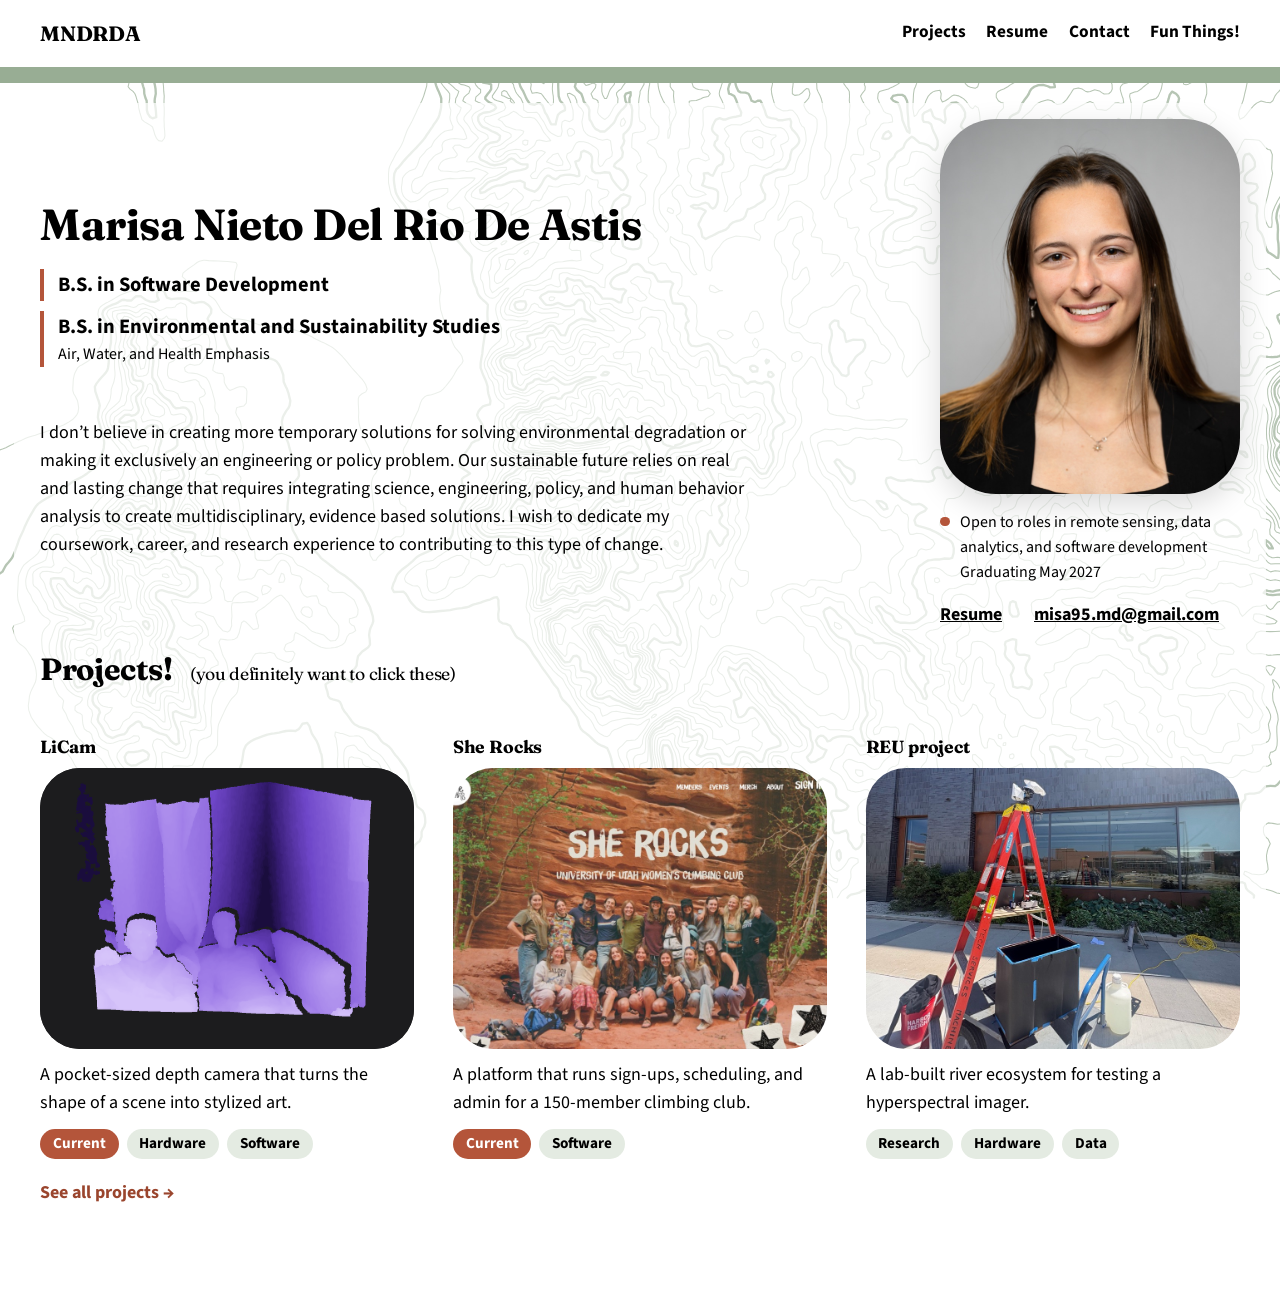
<file: index.html>
<!DOCTYPE html>
<html lang="en">
<head>
  <meta charset="utf-8">
  <meta name="viewport" content="width=device-width, initial-scale=1">
  <title>Marisa Nieto Del Rio De Astis | MNDRDA</title>
  <meta name="description" content="Marisa Nieto Del Rio De Astis: software engineer looking for roles in remote sensing, data analytics, and software development. Projects, resume, and contact.">
  <meta property="og:type" content="website">
  <meta property="og:site_name" content="MNDRDA">
  <meta property="og:title" content="Marisa Nieto Del Rio De Astis | MNDRDA">
  <meta property="og:description" content="Marisa Nieto Del Rio De Astis: software engineer looking for roles in remote sensing, data analytics, and software development. Projects, resume, and contact.">
  <meta property="og:url" content="https://marisandrda.github.io/">
  <meta property="og:image" content="https://marisandrda.github.io/assets/og-image.jpg">
  <meta name="twitter:card" content="summary_large_image">
  <link rel="icon" href="favicon.svg" type="image/svg+xml">
  <script>document.documentElement.classList.add('js')</script>
  <link rel="preconnect" href="https://fonts.googleapis.com">
  <link rel="preconnect" href="https://fonts.gstatic.com" crossorigin>
  <link href="https://fonts.googleapis.com/css2?family=Fraunces:wght@600;700&family=Source+Sans+3:wght@400;700&display=swap" rel="stylesheet">
  <link rel="stylesheet" href="css/style.css">
  <script src="js/main.js" defer></script>
  <script src="assets/licam/capture.js" defer></script>
  <script src="js/licam-viewer.js" defer></script>
</head>
<body data-terrain="wasatch">
  <header class="site-header">
    <a class="brand" href="index.html">MNDRDA</a>
    <nav aria-label="Main">
      <a href="projects.html">Projects</a>
      <a href="resume.html">Resume</a>
      <a href="contact.html">Contact</a>
      <a href="fun.html">Fun Things!</a>
    </nav>
  </header>

  <main>
    <section class="hero reveal" aria-label="Introduction">
      <div class="hero__main">
        <h1>Marisa Nieto Del Rio De Astis</h1>
        <!-- Tagline put away for now; restore by uncommenting:
        <p class="hero__tagline">Software engineer looking to find the intersection between engineering and earth science</p>
        -->
        <ul class="degrees">
          <li>B.S. in Software Development</li>
          <li>B.S. in Environmental and Sustainability Studies <span>Air, Water, and Health Emphasis</span></li>
        </ul>

        <div class="hero__bio">
          <p>I don&rsquo;t believe in creating more temporary solutions for solving environmental degradation or making it exclusively an engineering or policy problem. Our sustainable future relies on real and lasting change that requires integrating science, engineering, policy, and human behavior analysis to create multidisciplinary, evidence based solutions. I wish to dedicate my coursework, career, and research experience to contributing to this type of change.</p>
        </div>
      </div>

      <div class="hero__side">
        <!-- Hover (or tap) flips to a random "fun" photo; main.js picks a new back image after every flip -->
        <div class="hero__photo flip">
          <div class="flip__inner">
            <img class="flip__face flip__front" src="assets/profile/professional.jpg" alt="Professional headshot of Marisa" width="800" height="1200" style="object-position: 50% 12%">
            <img class="flip__face flip__back" alt="" width="900" height="1200" decoding="async">
          </div>
        </div>
        <p class="availability">
          <span>Open to roles in remote sensing, data analytics, and software development</span>
          <span>Graduating May 2027</span>
        </p>
        <div class="intro__links">
          <a href="resume.html">Resume</a>
          <a href="mailto:misa95.md@gmail.com">misa95.md@gmail.com</a>
        </div>
      </div>
    </section>

    <section class="section" aria-labelledby="projects-heading">
      <h2 id="projects-heading">Projects! <span class="heading-note">(you definitely want to click these)</span></h2>
      <div class="card-grid card-grid--tiles">
        <a class="proj" href="licam.html">
          <h3>LiCam</h3>
          <div class="media-frame viewer viewer--card">
            <img class="media" src="assets/licam/depth-purple.jpg" alt="" width="640" height="480" draggable="false">
            <canvas aria-hidden="true"></canvas>
          </div>
          <p class="proj__desc">A pocket-sized depth camera that turns the shape of a scene into stylized art.</p>
          <ul class="tags"><li class="tag--current">Current</li><li>Hardware</li><li>Software</li></ul>
        </a>
        <a class="proj" href="she-rocks.html">
          <h3>She Rocks</h3>
          <div class="media-frame">
            <img class="media" src="assets/cards/she-rocks.jpg" alt="" width="900" height="675">
          </div>
          <p class="proj__desc">A platform that runs sign-ups, scheduling, and admin for a 150-member climbing club.</p>
          <ul class="tags"><li class="tag--current">Current</li><li>Software</li></ul>
        </a>
        <a class="proj" href="reu.html">
          <h3>REU project</h3>
          <div class="media-frame">
            <img class="media" src="assets/cards/reu.jpg" alt="" width="900" height="675">
          </div>
          <p class="proj__desc">A lab-built river ecosystem for testing a hyperspectral imager.</p>
          <ul class="tags"><li>Research</li><li>Hardware</li><li>Data</li></ul>
        </a>
      </div>
      <a class="more-link reveal" href="projects.html">See all projects &rarr;</a>
    </section>
  </main>
</body>
</html>
</file>
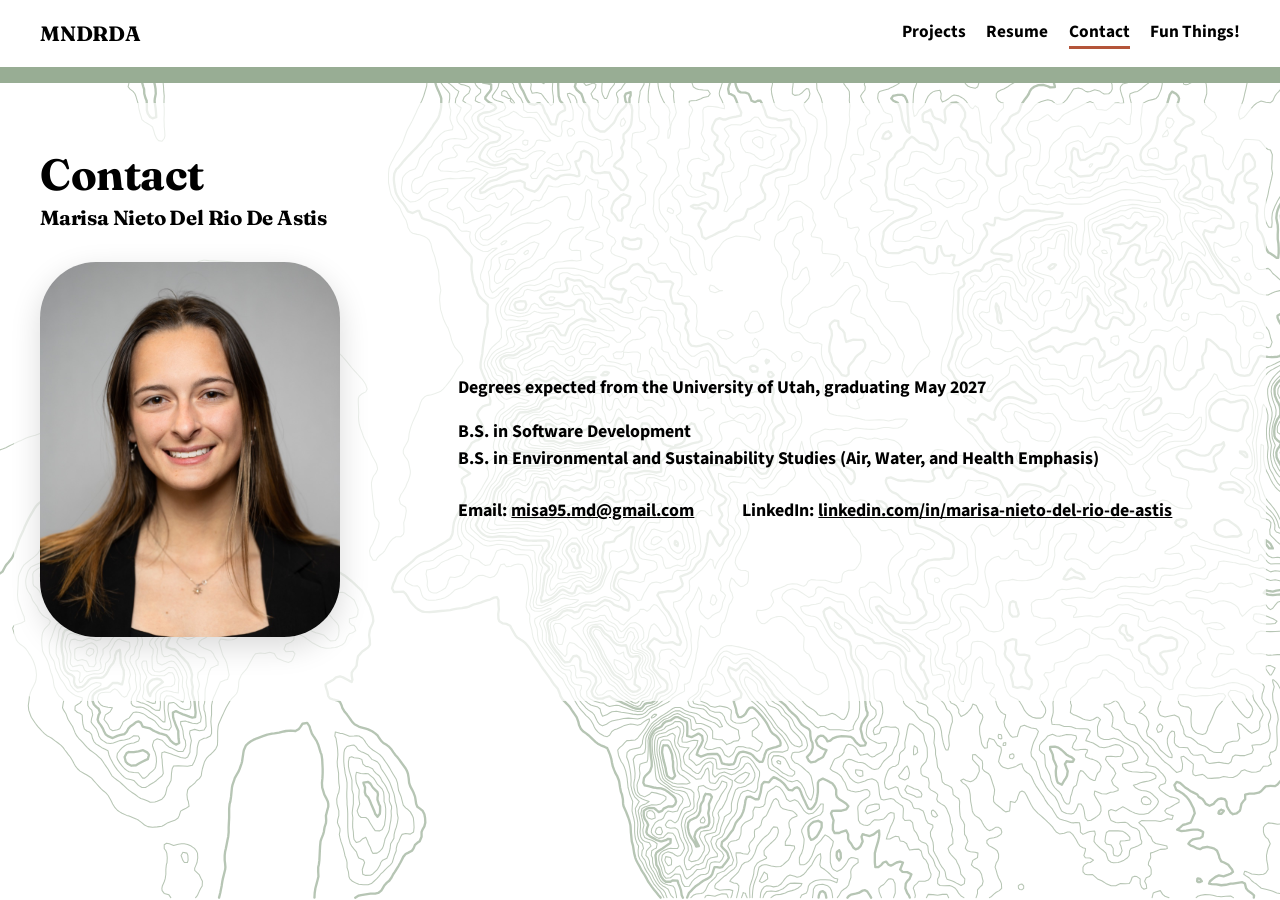
<file: contact.html>
<!DOCTYPE html>
<html lang="en">
<head>
  <meta charset="utf-8">
  <meta name="viewport" content="width=device-width, initial-scale=1">
  <title>Contact | MNDRDA</title>
  <meta name="description" content="Contact Marisa Nieto Del Rio De Astis by email or LinkedIn.">
  <meta property="og:type" content="website">
  <meta property="og:site_name" content="MNDRDA">
  <meta property="og:title" content="Contact | MNDRDA">
  <meta property="og:description" content="Contact Marisa Nieto Del Rio De Astis by email or LinkedIn.">
  <meta property="og:url" content="https://marisandrda.github.io/contact.html">
  <meta property="og:image" content="https://marisandrda.github.io/assets/og-image.jpg">
  <meta name="twitter:card" content="summary_large_image">
  <link rel="icon" href="favicon.svg" type="image/svg+xml">
  <script>document.documentElement.classList.add('js')</script>
  <link rel="preconnect" href="https://fonts.googleapis.com">
  <link rel="preconnect" href="https://fonts.gstatic.com" crossorigin>
  <link href="https://fonts.googleapis.com/css2?family=Fraunces:wght@600;700&family=Source+Sans+3:wght@400;700&display=swap" rel="stylesheet">
  <link rel="stylesheet" href="css/style.css">
  <script src="js/main.js" defer></script>
</head>
<body data-terrain="wasatch">
  <header class="site-header">
    <a class="brand" href="index.html">MNDRDA</a>
    <nav aria-label="Main">
      <a href="projects.html">Projects</a>
      <a href="resume.html">Resume</a>
      <a href="contact.html" aria-current="page">Contact</a>
      <a href="fun.html">Fun Things!</a>
    </nav>
  </header>

  <main>
    <div class="reveal">
      <h1>Contact</h1>
      <h2 class="subtitle" style="font-weight:700">Marisa Nieto Del Rio De Astis</h2>
    </div>

    <section class="contact reveal">
      <!-- Hover (or tap) flips to a random "fun" photo; main.js picks a new back image after every flip -->
      <div class="contact__photo flip">
        <div class="flip__inner">
          <img class="flip__face flip__front" src="assets/profile/professional.jpg" alt="Professional headshot of Marisa" width="800" height="1200" style="object-position: 50% 12%">
          <img class="flip__face flip__back" alt="" width="900" height="1200" decoding="async">
        </div>
      </div>
      <div class="contact__details">
        <p>Degrees expected from the University of Utah, graduating May 2027</p>
        <ul>
          <li>B.S. in Software Development</li>
          <li>B.S. in Environmental and Sustainability Studies (Air, Water, and Health Emphasis)</li>
        </ul>
        <div class="contact__links">
          <span>Email: <a href="mailto:misa95.md@gmail.com">misa95.md@gmail.com</a></span>
          <span>LinkedIn: <a href="https://www.linkedin.com/in/marisa-nieto-del-rio-de-astis" target="_blank" rel="noopener">linkedin.com/in/marisa-nieto-del-rio-de-astis</a></span>
        </div>
      </div>
    </section>
  </main>
</body>
</html>
</file>
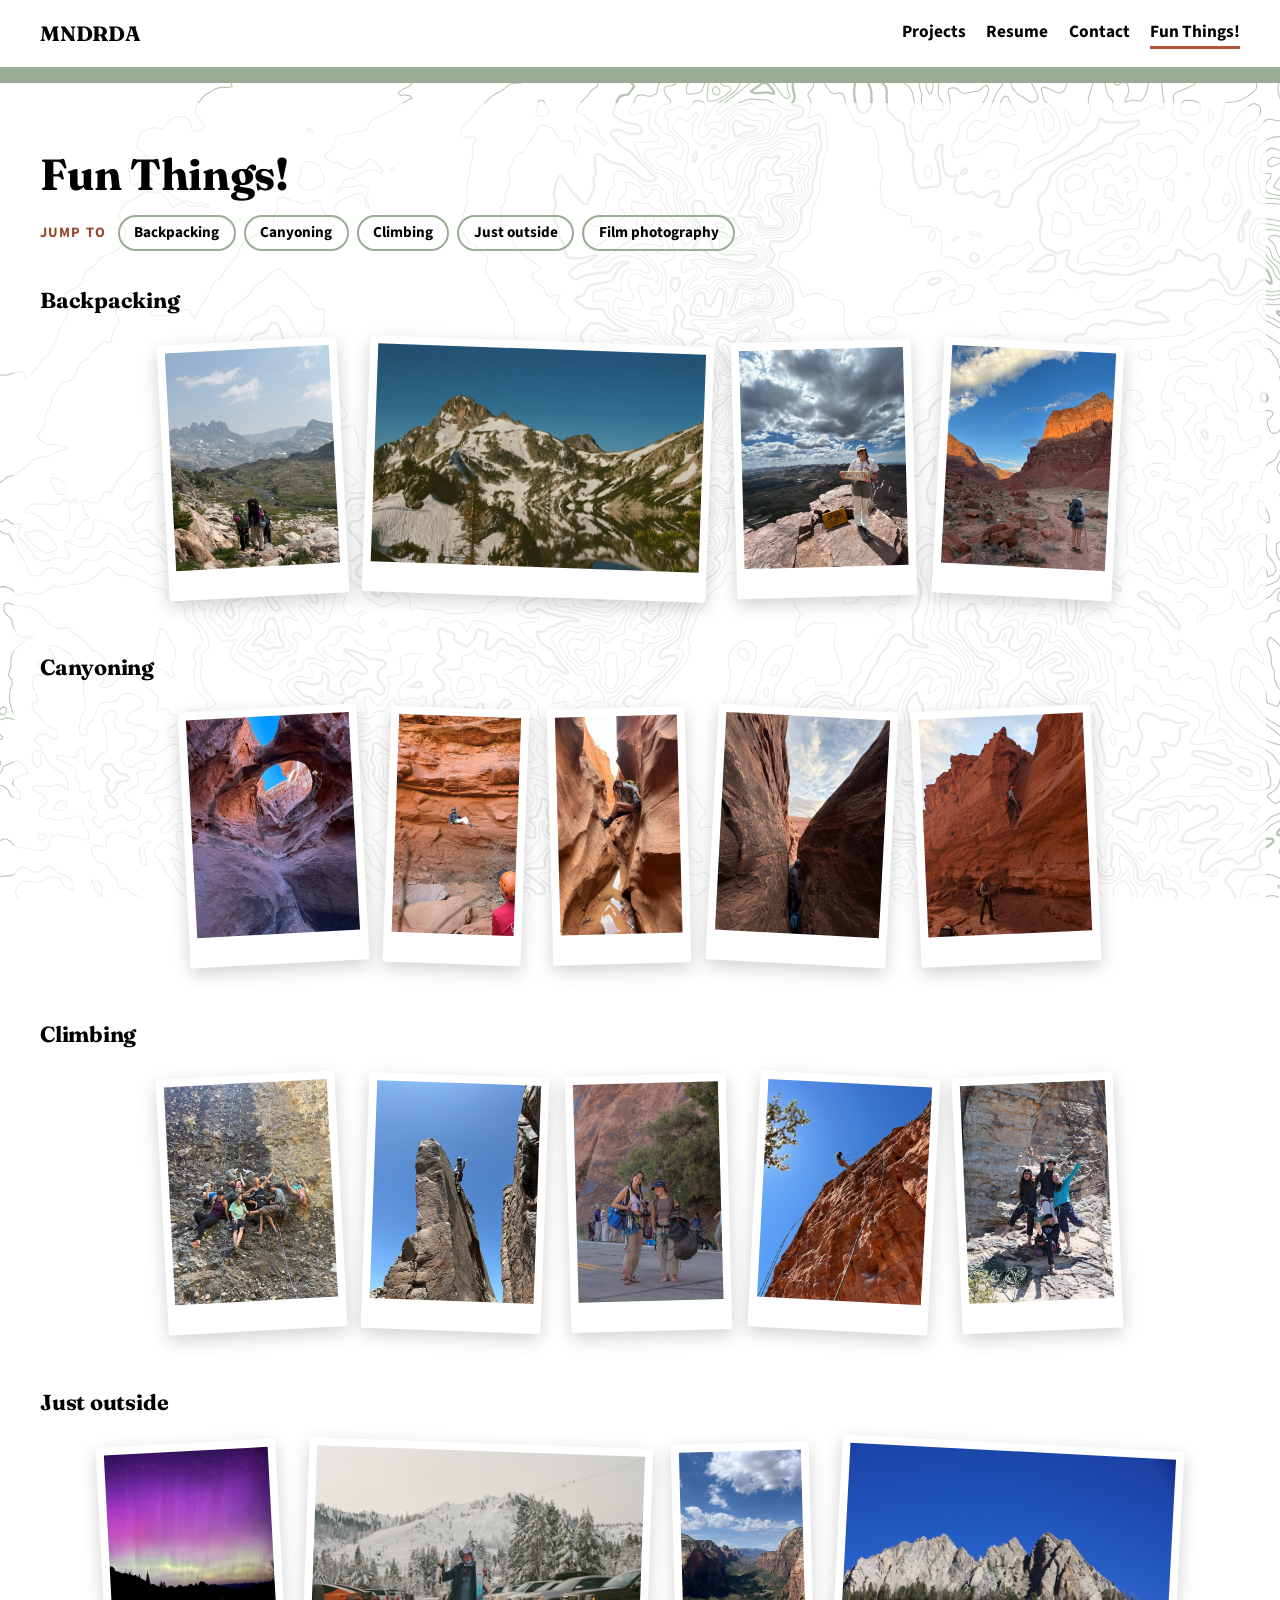
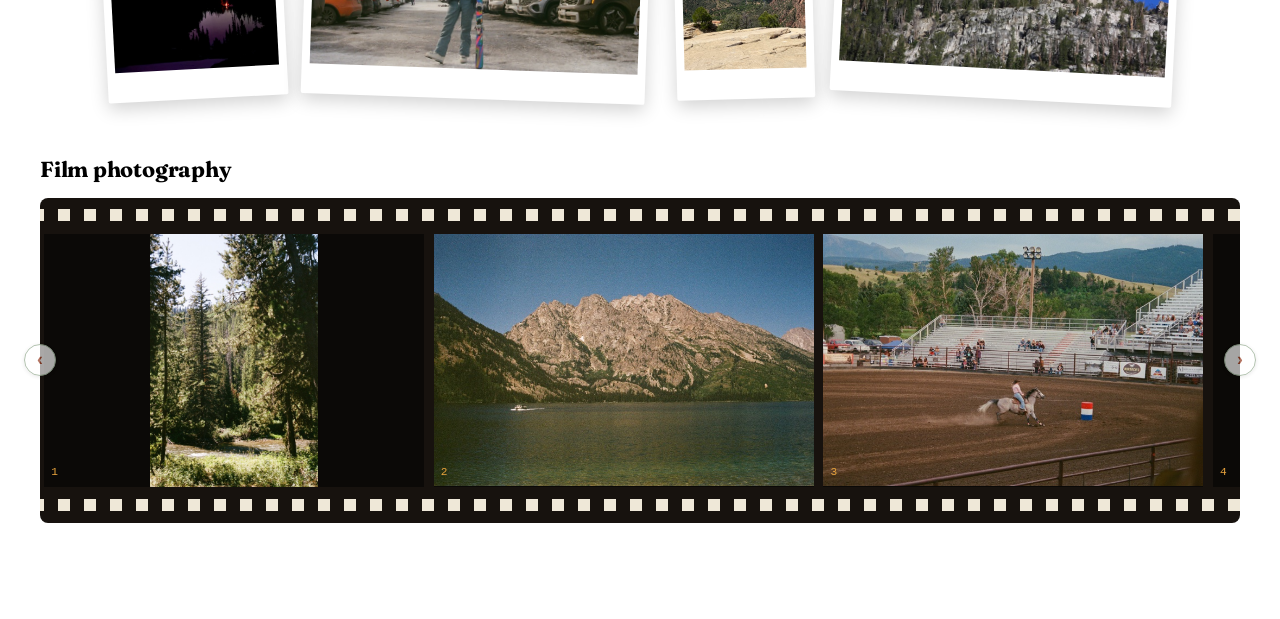
<file: fun.html>
<!DOCTYPE html>
<html lang="en">
<head>
  <meta charset="utf-8">
  <meta name="viewport" content="width=device-width, initial-scale=1">
  <title>Fun Things! | MNDRDA</title>
  <meta name="description" content="Climbing, canyons, and other fun things beyond the code.">
  <meta property="og:type" content="website">
  <meta property="og:site_name" content="MNDRDA">
  <meta property="og:title" content="Fun Things! | MNDRDA">
  <meta property="og:description" content="Climbing, canyons, and other fun things beyond the code.">
  <meta property="og:url" content="https://marisandrda.github.io/fun.html">
  <meta property="og:image" content="https://marisandrda.github.io/assets/og-image.jpg">
  <meta name="twitter:card" content="summary_large_image">
  <link rel="icon" href="favicon.svg" type="image/svg+xml">
  <script>document.documentElement.classList.add('js')</script>
  <link rel="preconnect" href="https://fonts.googleapis.com">
  <link rel="preconnect" href="https://fonts.gstatic.com" crossorigin>
  <link href="https://fonts.googleapis.com/css2?family=Fraunces:wght@600;700&family=Source+Sans+3:wght@400;700&display=swap" rel="stylesheet">
  <link rel="stylesheet" href="css/style.css">
  <script src="js/main.js" defer></script>
  <script src="js/fun.js" defer></script>
</head>
<body data-terrain="tetons">
  <header class="site-header">
    <a class="brand" href="index.html">MNDRDA</a>
    <nav aria-label="Main">
      <a href="projects.html">Projects</a>
      <a href="resume.html">Resume</a>
      <a href="contact.html">Contact</a>
      <a href="fun.html" aria-current="page">Fun Things!</a>
    </nav>
  </header>

  <main>
    <div class="page-head reveal">
      <h1>Fun Things!</h1>
      <nav class="page-nav" aria-label="On this page">
        <span class="page-nav__label">Jump to</span>
        <a href="#backpacking">Backpacking</a>
        <a href="#canyoning">Canyoning</a>
        <a href="#climbing">Climbing</a>
        <a href="#outside">Just outside</a>
        <a href="#film">Film photography</a>
      </nav>
    </div>

    <section class="section reveal" id="backpacking">
      <h2 class="section-title">Backpacking</h2>
      <div class="prints" data-gallery="backpacking">
        <a class="print" href="assets/fun/backpacking/1.jpg" style="--tilt: -3deg" data-caption="">
          <img src="assets/fun/backpacking/1-t.jpg" alt="Backpackers walking down a rocky trail toward a jagged alpine ridge and a winding stream" width="525" height="700" loading="lazy">
          <span class="print__caption"></span>
        </a>
        <a class="print" href="assets/fun/backpacking/2.jpg" style="--tilt: 2deg" data-caption="">
          <img src="assets/fun/backpacking/2-t.jpg" alt="A snow-streaked mountain peak reflected in a still alpine lake" width="700" height="464" loading="lazy">
          <span class="print__caption"></span>
        </a>
        <a class="print" href="assets/fun/backpacking/3.jpg" style="--tilt: -1.5deg" data-caption="">
          <img src="assets/fun/backpacking/3-t.jpg" alt="Standing on a red rock summit under a huge cloudy sky, with a wide valley below" width="525" height="700" loading="lazy">
          <span class="print__caption"></span>
        </a>
        <a class="print" href="assets/fun/backpacking/4.jpg" style="--tilt: 3deg" data-caption="">
          <img src="assets/fun/backpacking/4-t.jpg" alt="A lone backpacker on a dirt trail below glowing red sandstone cliffs at sunset" width="525" height="700" loading="lazy">
          <span class="print__caption"></span>
        </a>
      </div>
    </section>

    <section class="section reveal" id="canyoning">
      <h2 class="section-title">Canyoning</h2>
      <div class="prints" data-gallery="canyoning">
        <a class="print" href="assets/fun/canyoning/1.jpg" style="--tilt: -3deg" data-caption="">
          <img src="assets/fun/canyoning/1-t.jpg" alt="Looking up through a sculpted red sandstone arch in a slot canyon, with blue sky beyond" width="525" height="700" loading="lazy">
          <span class="print__caption"></span>
        </a>
        <a class="print" href="assets/fun/canyoning/2.jpg" style="--tilt: 2deg" data-caption="">
          <img src="assets/fun/canyoning/2-t.jpg" alt="A canyoner rappelling down an orange sandstone wall while a teammate in a helmet watches" width="394" height="700" loading="lazy">
          <span class="print__caption"></span>
        </a>
        <a class="print" href="assets/fun/canyoning/3.jpg" style="--tilt: -1.5deg" data-caption="">
          <img src="assets/fun/canyoning/3-t.jpg" alt="Someone chimneying between the walls of a narrow slot canyon above a muddy pool" width="394" height="700" loading="lazy">
          <span class="print__caption"></span>
        </a>
        <a class="print" href="assets/fun/canyoning/4.jpg" style="--tilt: 3deg" data-caption="">
          <img src="assets/fun/canyoning/4-t.jpg" alt="A figure in a helmet deep in a very narrow slot canyon under a strip of sky" width="525" height="700" loading="lazy">
          <span class="print__caption"></span>
        </a>
        <a class="print" href="assets/fun/canyoning/5.jpg" style="--tilt: -2.5deg" data-caption="">
          <img src="assets/fun/canyoning/5-t.jpg" alt="A canyoner descending a tall red sandstone wall while another waits below" width="527" height="700" loading="lazy">
          <span class="print__caption"></span>
        </a>
      </div>
    </section>

    <section class="section reveal" id="climbing">
      <h2 class="section-title">Climbing</h2>
      <div class="prints" data-gallery="climbing">
        <a class="print" href="assets/fun/climbing/1.jpg" style="--tilt: -3deg" data-caption="">
          <img src="assets/fun/climbing/1-t.jpg" alt="A group of friends sprawled and laughing on a rock slab in climbing harnesses, ropes running overhead" width="525" height="700" loading="lazy">
          <span class="print__caption"></span>
        </a>
        <a class="print" href="assets/fun/climbing/2.jpg" style="--tilt: 2deg" data-caption="">
          <img src="assets/fun/climbing/2-t.jpg" alt="A climber waving from the top of a tall granite spire against a deep blue sky" width="525" height="700" loading="lazy">
          <span class="print__caption"></span>
        </a>
        <a class="print" href="assets/fun/climbing/3.jpg" style="--tilt: -1.5deg" data-caption="">
          <img src="assets/fun/climbing/3-t.jpg" alt="Two climbers smiling on a roadside below a red cliff, carrying ropes and gear" width="467" height="700" loading="lazy">
          <span class="print__caption"></span>
        </a>
        <a class="print" href="assets/fun/climbing/4.jpg" style="--tilt: 3deg" data-caption="">
          <img src="assets/fun/climbing/4-t.jpg" alt="A climber seen from below on a steep orange wall, rope trailing down against blue sky" width="525" height="700" loading="lazy">
          <span class="print__caption"></span>
        </a>
        <a class="print" href="assets/fun/climbing/5.jpg" style="--tilt: -2.5deg" data-caption="">
          <img src="assets/fun/climbing/5-t.jpg" alt="Four climbers striking a joyful pyramid pose at the base of a cliff" width="467" height="700" loading="lazy">
          <span class="print__caption"></span>
        </a>
      </div>
    </section>

    <section class="section reveal" id="outside">
      <h2 class="section-title">Just outside</h2>
      <div class="prints" data-gallery="outside">
        <a class="print" href="assets/fun/outside/1.jpg" style="--tilt: -3deg" data-caption="">
          <img src="assets/fun/outside/1-t.jpg" alt="Pink and green northern lights over a dark ridge, with a campfire glowing beside a lake" width="525" height="700" loading="lazy">
          <span class="print__caption"></span>
        </a>
        <a class="print" href="assets/fun/outside/2.jpg" style="--tilt: 2deg" data-caption="">
          <img src="assets/fun/outside/2-t.jpg" alt="A skier in bib pants holding skis in a snowy parking lot below a forested mountain" width="700" height="464" loading="lazy">
          <span class="print__caption"></span>
        </a>
        <a class="print" href="assets/fun/outside/3.jpg" style="--tilt: -1.5deg" data-caption="">
          <img src="assets/fun/outside/3-t.jpg" alt="A view of a deep red-rock canyon valley from a sandstone overlook" width="394" height="700" loading="lazy">
          <span class="print__caption"></span>
        </a>
        <a class="print" href="assets/fun/outside/4.jpg" style="--tilt: 3deg" data-caption="">
          <img src="assets/fun/outside/4-t.jpg" alt="A jagged granite ridge above pine trees under a deep blue sky" width="700" height="467" loading="lazy">
          <span class="print__caption"></span>
        </a>
      </div>
    </section>

    <section class="section reveal" id="film">
      <h2 class="section-title">Film photography</h2>
      <div class="carousel carousel--film">
        <div class="film carousel__track" data-gallery="film" tabindex="0" role="group" aria-label="Film photos, scroll sideways for more">
          <a class="frame" href="assets/fun/film/1.jpg" data-caption="">
            <img src="assets/fun/film/1-t.jpg" alt="Tall pines beside a sunlit creek, on film" width="464" height="700" loading="lazy">
            <span class="frame__no" aria-hidden="true">1</span>
          </a>
          <a class="frame" href="assets/fun/film/2.jpg" data-caption="">
            <img src="assets/fun/film/2-t.jpg" alt="A rugged mountain rising above a calm lake with a small boat, on film" width="700" height="464" loading="lazy">
            <span class="frame__no" aria-hidden="true">2</span>
          </a>
          <a class="frame" href="assets/fun/film/3.jpg" data-caption="">
            <img src="assets/fun/film/3-t.jpg" alt="A rider on a gray horse rounding a barrel in a rodeo arena, on film" width="700" height="464" loading="lazy">
            <span class="frame__no" aria-hidden="true">3</span>
          </a>
          <a class="frame" href="assets/fun/film/4.jpg" data-caption="">
            <img src="assets/fun/film/4-t.jpg" alt="A snowy rock peak against a deep blue sky, on film" width="464" height="700" loading="lazy">
            <span class="frame__no" aria-hidden="true">4</span>
          </a>
          <a class="frame" href="assets/fun/film/5.jpg" data-caption="">
            <img src="assets/fun/film/5-t.jpg" alt="A white mountain goat on a rocky ridge at sunset, on film" width="700" height="464" loading="lazy">
            <span class="frame__no" aria-hidden="true">5</span>
          </a>
          <a class="frame" href="assets/fun/film/6.jpg" data-caption="">
            <img src="assets/fun/film/6-t.jpg" alt="A small alpine lake below a jagged granite ridge, on film" width="700" height="464" loading="lazy">
            <span class="frame__no" aria-hidden="true">6</span>
          </a>
          <a class="frame" href="assets/fun/film/7.jpg" data-caption="">
            <img src="assets/fun/film/7-t.jpg" alt="A forested valley below distant peaks in soft haze, on film" width="464" height="700" loading="lazy">
            <span class="frame__no" aria-hidden="true">7</span>
          </a>
          <a class="frame" href="assets/fun/film/8.jpg" data-caption="">
            <img src="assets/fun/film/8-t.jpg" alt="Alpenglow lighting a mountain ridge under a pastel sunset sky, on film" width="700" height="464" loading="lazy">
            <span class="frame__no" aria-hidden="true">8</span>
          </a>
          <a class="frame" href="assets/fun/film/9.jpg" data-caption="">
            <img src="assets/fun/film/9-t.jpg" alt="A tall pine in the foreground with rocky peaks behind it, on film" width="464" height="700" loading="lazy">
            <span class="frame__no" aria-hidden="true">9</span>
          </a>
          <a class="frame" href="assets/fun/film/10.jpg" data-caption="">
            <img src="assets/fun/film/10-t.jpg" alt="A snow-capped volcano seen past a forested roadcut, on film" width="700" height="464" loading="lazy">
            <span class="frame__no" aria-hidden="true">10</span>
          </a>
          <a class="frame" href="assets/fun/film/11.jpg" data-caption="">
            <img src="assets/fun/film/11-t.jpg" alt="A driftwood beach bar hung with flags and buoys, on film" width="700" height="464" loading="lazy">
            <span class="frame__no" aria-hidden="true">11</span>
          </a>
          <a class="frame" href="assets/fun/film/12.jpg" data-caption="">
            <img src="assets/fun/film/12-t.jpg" alt="Sunbathers crowding a rocky beach in front of white apartment blocks, on film" width="700" height="464" loading="lazy">
            <span class="frame__no" aria-hidden="true">12</span>
          </a>
          <a class="frame" href="assets/fun/film/13.jpg" data-caption="">
            <img src="assets/fun/film/13-t.jpg" alt="The Golden Gate Bridge tower emerging from fog, on film" width="700" height="471" loading="lazy">
            <span class="frame__no" aria-hidden="true">13</span>
          </a>
          <a class="frame" href="assets/fun/film/14.jpg" data-caption="">
            <img src="assets/fun/film/14-t.jpg" alt="An orange apartment building seen from below against a blue sky, on film" width="700" height="464" loading="lazy">
            <span class="frame__no" aria-hidden="true">14</span>
          </a>
          <a class="frame" href="assets/fun/film/15.jpg" data-caption="">
            <img src="assets/fun/film/15-t.jpg" alt="Pine trees on a rocky mountainside under blue sky, on film" width="700" height="464" loading="lazy">
            <span class="frame__no" aria-hidden="true">15</span>
          </a>
          <a class="frame" href="assets/fun/film/16.jpg" data-caption="">
            <img src="assets/fun/film/16-t.jpg" alt="Pine tree silhouettes against a pink sunset sky, on film" width="700" height="464" loading="lazy">
            <span class="frame__no" aria-hidden="true">16</span>
          </a>
          <a class="frame" href="assets/fun/film/17.jpg" data-caption="">
            <img src="assets/fun/film/17-t.jpg" alt="A climber far up a rocky cliff face against blue sky, on film" width="464" height="700" loading="lazy">
            <span class="frame__no" aria-hidden="true">17</span>
          </a>
          <a class="frame" href="assets/fun/film/18.jpg" data-caption="">
            <img src="assets/fun/film/18-t.jpg" alt="A green mountain valley with a thin waterfall, on film" width="464" height="700" loading="lazy">
            <span class="frame__no" aria-hidden="true">18</span>
          </a>
        </div>
      </div>
    </section>

    <dialog class="lightbox" aria-label="Photo viewer">
      <button type="button" class="lightbox__close" aria-label="Close photo viewer">&times;</button>
      <button type="button" class="lightbox__nav lightbox__nav--prev" aria-label="Previous photo">&lsaquo;</button>
      <figure class="lightbox__fig">
        <img class="lightbox__img" alt="">
        <figcaption class="lightbox__caption"></figcaption>
      </figure>
      <button type="button" class="lightbox__nav lightbox__nav--next" aria-label="Next photo">&rsaquo;</button>
      <p class="lightbox__count" aria-live="polite"></p>
    </dialog>
  </main>
</body>
</html>
</file>
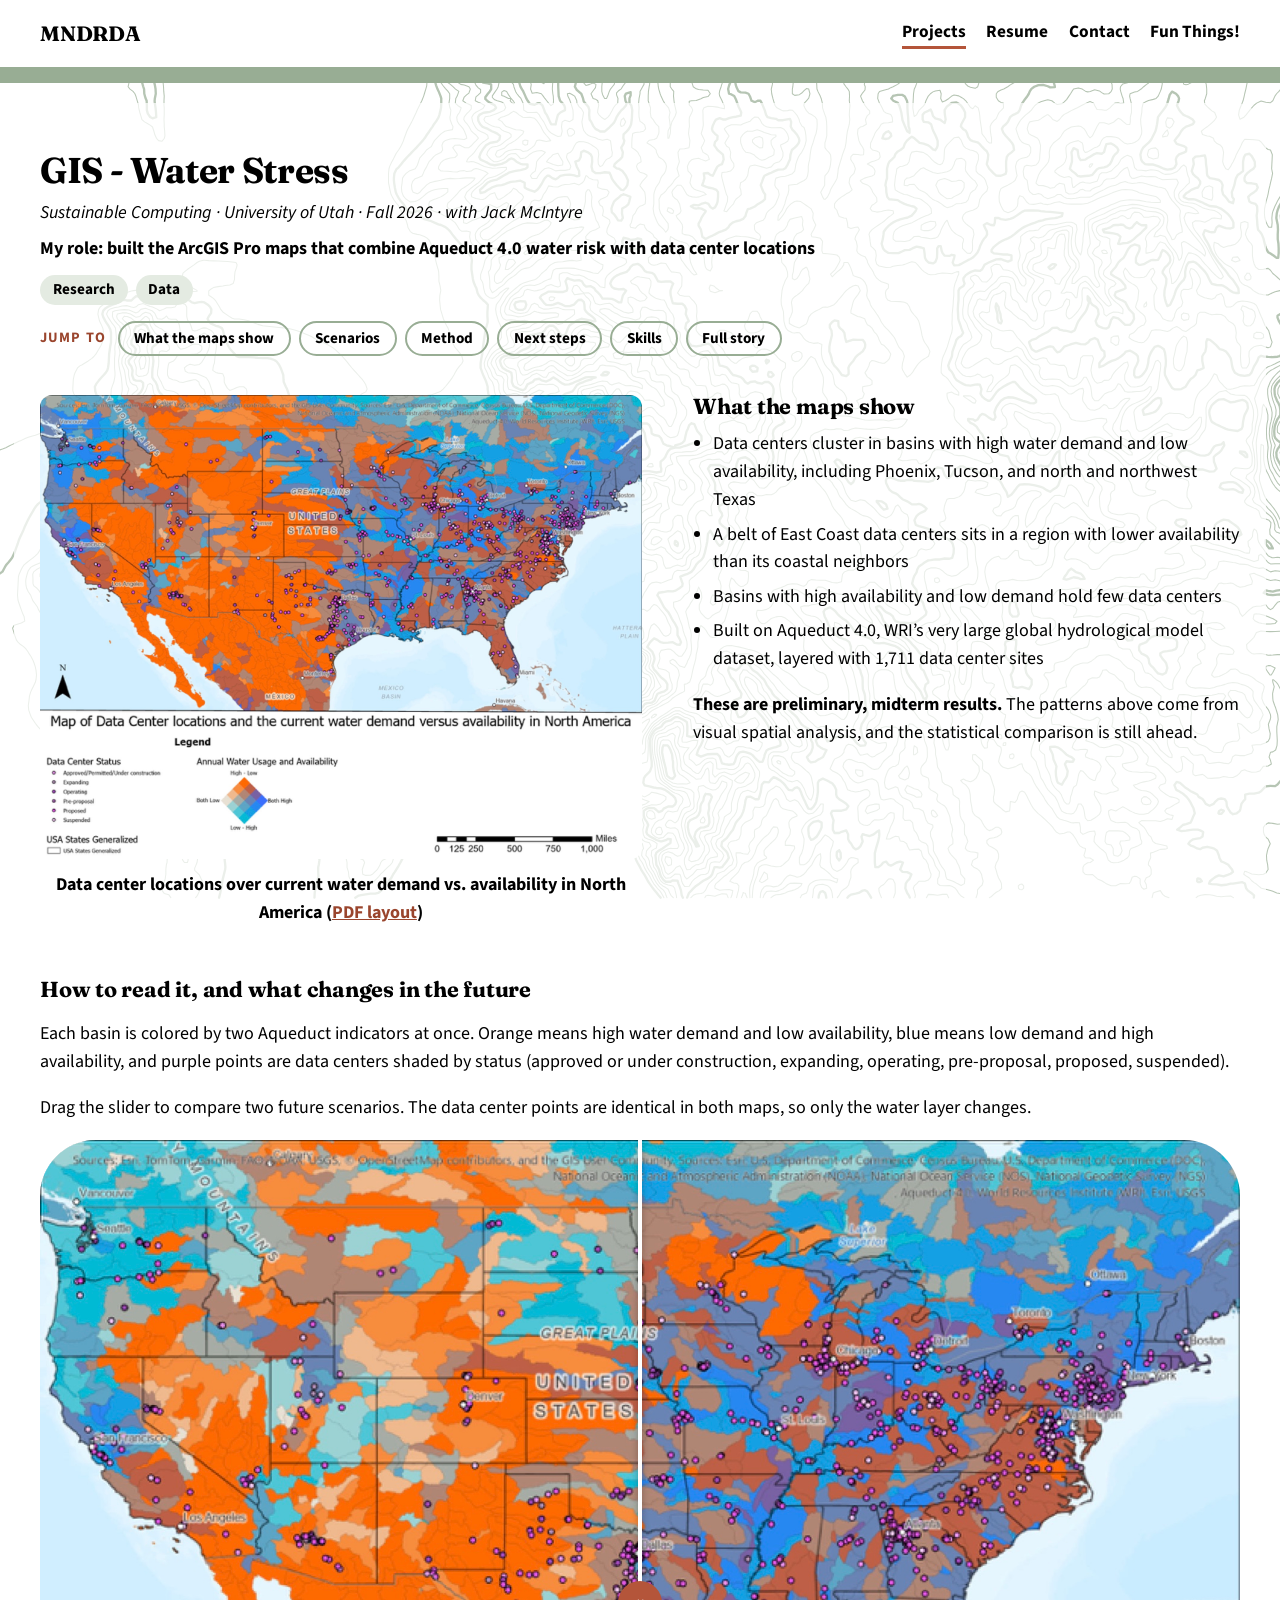
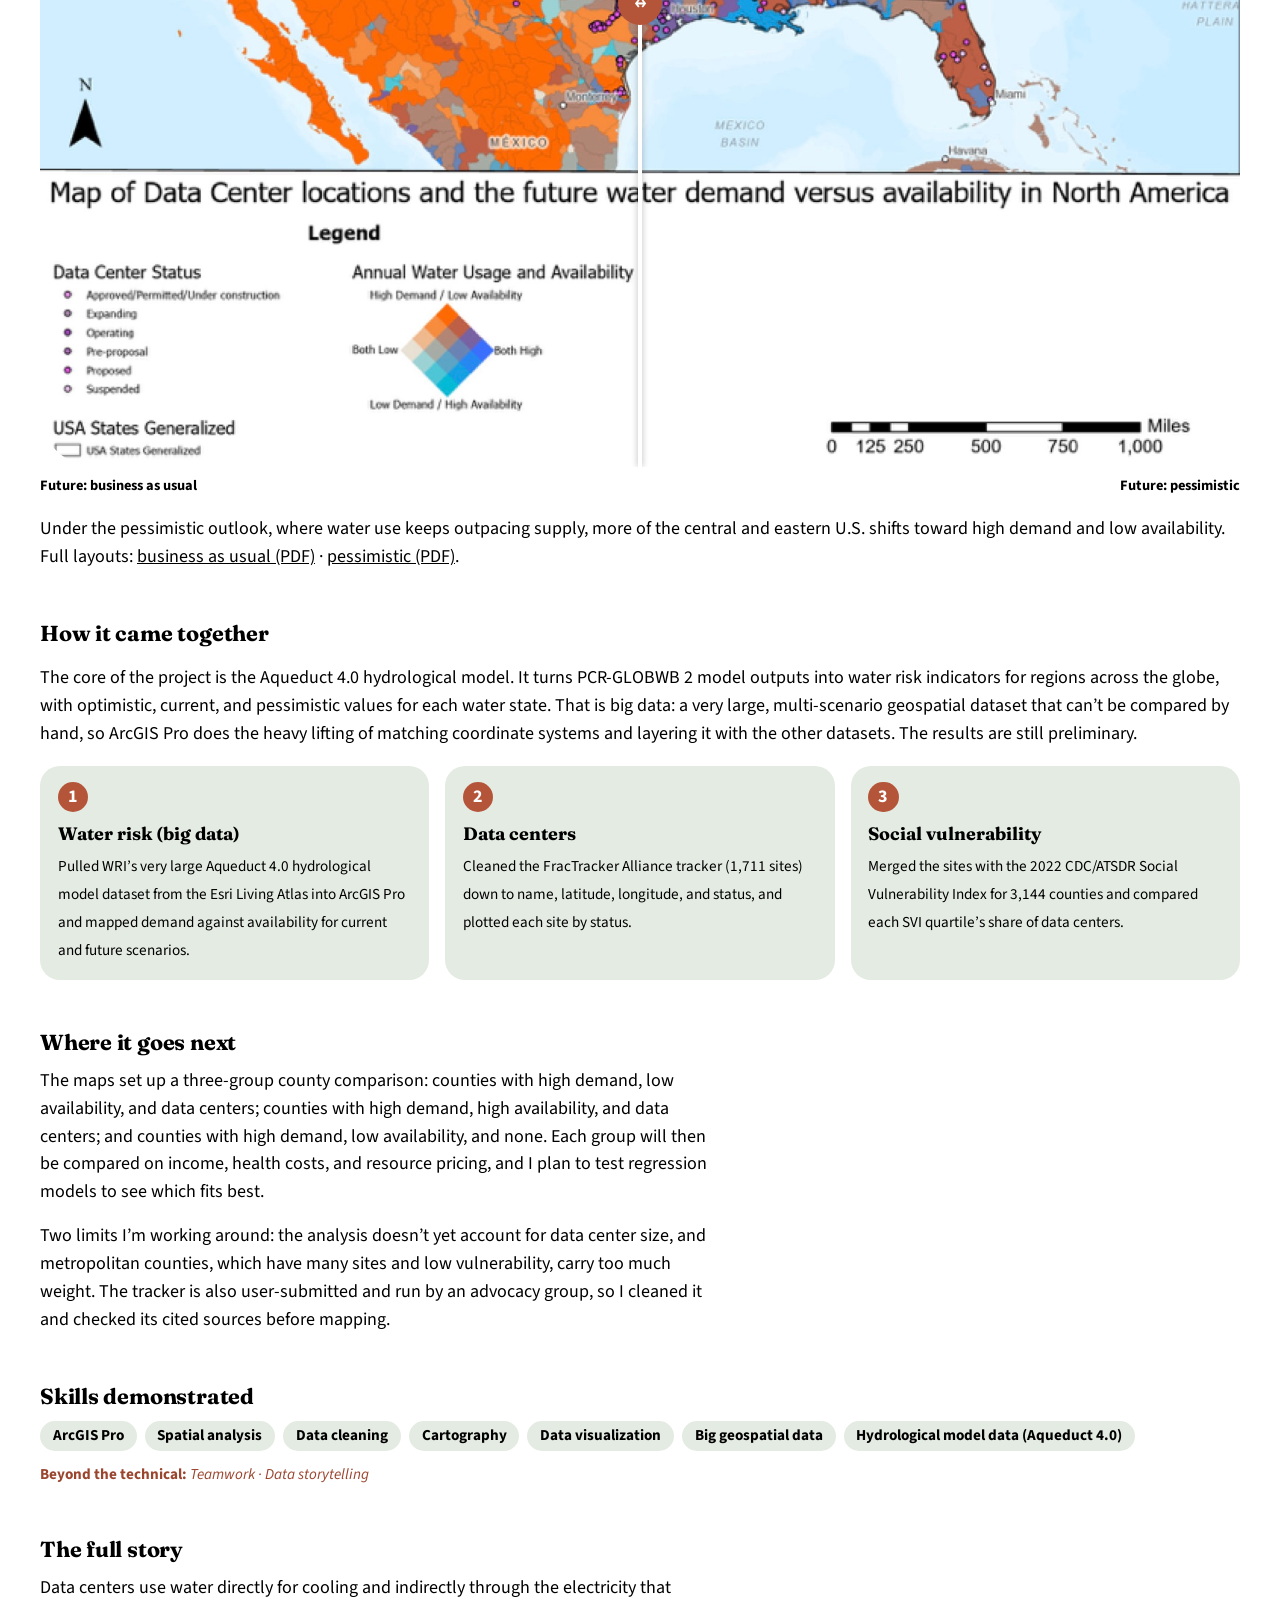
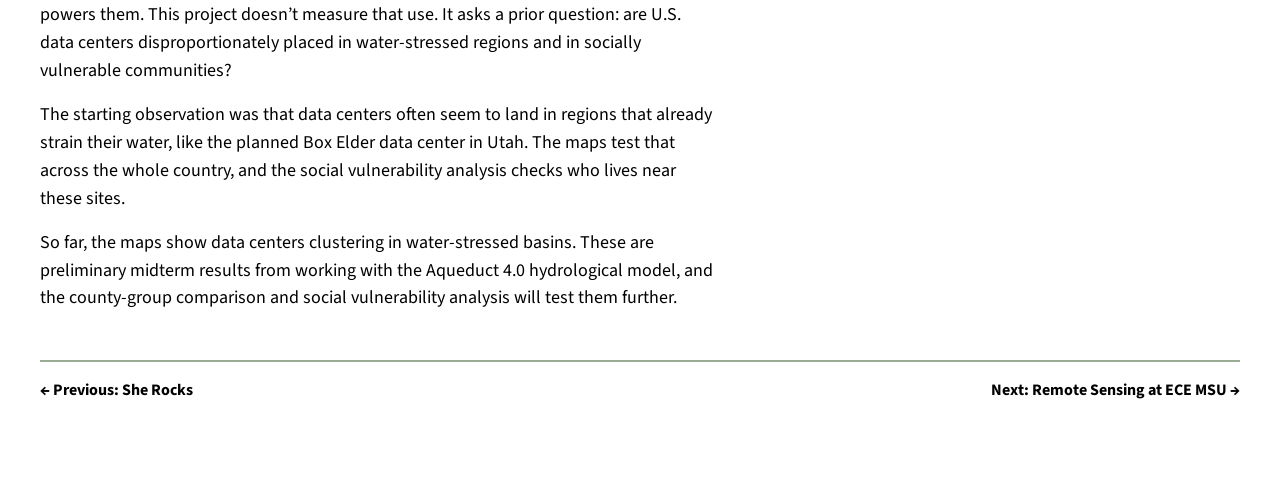
<file: gis.html>
<!DOCTYPE html>
<html lang="en">
<head>
  <meta charset="utf-8">
  <meta name="viewport" content="width=device-width, initial-scale=1">
  <title>GIS - Water Stress | MNDRDA</title>
  <meta name="description" content="GIS and water stress: investigating where data centers are placed relative to water-stressed and vulnerable communities.">
  <meta property="og:type" content="website">
  <meta property="og:site_name" content="MNDRDA">
  <meta property="og:title" content="GIS - Water Stress | MNDRDA">
  <meta property="og:description" content="GIS and water stress: investigating where data centers are placed relative to water-stressed and vulnerable communities.">
  <meta property="og:url" content="https://marisandrda.github.io/gis.html">
  <meta property="og:image" content="https://marisandrda.github.io/assets/og-image.jpg">
  <meta name="twitter:card" content="summary_large_image">
  <link rel="icon" href="favicon.svg" type="image/svg+xml">
  <script>document.documentElement.classList.add('js')</script>
  <link rel="preconnect" href="https://fonts.googleapis.com">
  <link rel="preconnect" href="https://fonts.gstatic.com" crossorigin>
  <link href="https://fonts.googleapis.com/css2?family=Fraunces:wght@600;700&family=Source+Sans+3:wght@400;700&display=swap" rel="stylesheet">
  <link rel="stylesheet" href="css/style.css">
  <script src="js/main.js" defer></script>
</head>
<body data-terrain="wasatch">
  <header class="site-header">
    <a class="brand" href="index.html">MNDRDA</a>
    <nav aria-label="Main">
      <a href="projects.html" aria-current="page">Projects</a>
      <a href="resume.html">Resume</a>
      <a href="contact.html">Contact</a>
      <a href="fun.html">Fun Things!</a>
    </nav>
  </header>

  <main>
    <header class="page-head reveal">
      <h1 class="page-title">GIS - Water Stress</h1>
      <p class="meta">Sustainable Computing &middot; University of Utah &middot; Fall 2026 &middot; with Jack McIntyre</p>
      <p class="role">My role: built the ArcGIS Pro maps that combine Aqueduct 4.0 water risk with data center locations</p>
      <ul class="tags"><li>Research</li><li>Data</li></ul>
      <nav class="page-nav" aria-label="On this page">
        <span class="page-nav__label">Jump to</span>
        <a href="#findings">What the maps show</a>
        <a href="#scenarios">Scenarios</a>
        <a href="#method">Method</a>
        <a href="#next">Next steps</a>
        <a href="#skills">Skills</a>
        <a href="#story">Full story</a>
      </nav>
    </header>

    <div class="split split--wide-left reveal">
      <figure id="maps">
        <a class="media-frame media-frame--map" href="assets/gis/current.jpg" target="_blank" rel="noopener" aria-label="Open the current water stress map full size in a new tab">
          <img class="media media--contain" src="assets/gis/current.jpg" alt="Map of North America showing each river basin colored by water demand versus availability, from orange (high demand, low availability) to blue (low demand, high availability), with purple points marking U.S. data centers. Orange basins cover most of the western U.S. and many data centers sit in or beside them." width="2000" height="1545">
        </a>
        <figcaption>Data center locations over current water demand vs. availability in North America (<a href="assets/gis/current.pdf">PDF layout</a>)</figcaption>
      </figure>
      <div id="findings">
        <h2 class="section-title">What the maps show</h2>
        <ul class="highlights">
          <li>Data centers cluster in basins with high water demand and low availability, including Phoenix, Tucson, and north and northwest Texas</li>
          <li>A belt of East Coast data centers sits in a region with lower availability than its coastal neighbors</li>
          <li>Basins with high availability and low demand hold few data centers</li>
          <li>Built on Aqueduct 4.0, WRI&rsquo;s very large global hydrological model dataset, layered with 1,711 data center sites</li>
        </ul>
        <p><strong>These are preliminary, midterm results.</strong> The patterns above come from visual spatial analysis, and the statistical comparison is still ahead.</p>
      </div>
    </div>

    <section class="section reveal" id="scenarios">
      <h2 class="section-title">How to read it, and what changes in the future</h2>
      <p>Each basin is colored by two Aqueduct indicators at once. Orange means high water demand and low availability, blue means low demand and high availability, and purple points are data centers shaded by status (approved or under construction, expanding, operating, pre-proposal, proposed, suspended).</p>
      <p>Drag the slider to compare two future scenarios. The data center points are identical in both maps, so only the water layer changes.</p>
      <div class="compare compare--map">
        <div class="compare__layer compare__after">
          <img class="media media--contain" src="assets/gis/future-pessimistic.jpg" alt="Map of North America under the pessimistic future water scenario: much of the western, central, and southeastern U.S. is orange or brown, meaning high demand and low availability, with purple data center points across the country" width="2000" height="1545" loading="lazy">
        </div>
        <div class="compare__layer compare__before">
          <img class="media media--contain" src="assets/gis/future-bau.jpg" alt="Map of North America under the business-as-usual future water scenario: the central and northern U.S. is mostly blue or gray, meaning higher availability, with orange concentrated in the Southwest and Rockies and purple data center points across the country" width="2000" height="1545" loading="lazy">
        </div>
        <span class="compare__handle" aria-hidden="true"></span>
        <input class="compare__range" type="range" min="0" max="100" value="50" aria-label="Compare the business-as-usual and pessimistic future water maps">
      </div>
      <div class="compare__legend compare__legend--map" aria-hidden="true">
        <span>Future: business as usual</span>
        <span>Future: pessimistic</span>
      </div>
      <p>Under the pessimistic outlook, where water use keeps outpacing supply, more of the central and eastern U.S. shifts toward high demand and low availability. Full layouts: <a href="assets/gis/future-bau.pdf">business as usual (PDF)</a> &middot; <a href="assets/gis/future-pessimistic.pdf">pessimistic (PDF)</a>.</p>
    </section>

    <section class="section reveal" id="method">
      <h2 class="section-title">How it came together</h2>
      <p>The core of the project is the Aqueduct 4.0 hydrological model. It turns PCR-GLOBWB 2 model outputs into water risk indicators for regions across the globe, with optimistic, current, and pessimistic values for each water state. That is big data: a very large, multi-scenario geospatial dataset that can&rsquo;t be compared by hand, so ArcGIS Pro does the heavy lifting of matching coordinate systems and layering it with the other datasets. The results are still preliminary.</p>
      <ol class="steps">
        <li><a href="#scenarios"><strong>Water risk (big data)</strong><span>Pulled WRI&rsquo;s very large Aqueduct 4.0 hydrological model dataset from the Esri Living Atlas into ArcGIS Pro and mapped demand against availability for current and future scenarios.</span></a></li>
        <li><a href="#findings"><strong>Data centers</strong><span>Cleaned the FracTracker Alliance tracker (1,711 sites) down to name, latitude, longitude, and status, and plotted each site by status.</span></a></li>
        <li><a href="#findings"><strong>Social vulnerability</strong><span>Merged the sites with the 2022 CDC/ATSDR Social Vulnerability Index for 3,144 counties and compared each SVI quartile&rsquo;s share of data centers.</span></a></li>
      </ol>
    </section>

    <section class="section reveal prose" id="next">
      <h2 class="section-title">Where it goes next</h2>
      <p>The maps set up a three-group county comparison: counties with high demand, low availability, and data centers; counties with high demand, high availability, and data centers; and counties with high demand, low availability, and none. Each group will then be compared on income, health costs, and resource pricing, and I plan to test regression models to see which fits best.</p>
      <p>Two limits I&rsquo;m working around: the analysis doesn&rsquo;t yet account for data center size, and metropolitan counties, which have many sites and low vulnerability, carry too much weight. The tracker is also user-submitted and run by an advocacy group, so I cleaned it and checked its cited sources before mapping.</p>
    </section>

    <section class="section reveal" id="skills">
      <h2 class="section-title">Skills demonstrated</h2>
      <ul class="tags">
        <li>ArcGIS Pro</li>
        <li>Spatial analysis</li>
        <li>Data cleaning</li>
        <li>Cartography</li>
        <li>Data visualization</li>
        <li>Big geospatial data</li>
        <li>Hydrological model data (Aqueduct 4.0)</li>
      </ul>
      <p class="softskills"><strong>Beyond the technical:</strong> Teamwork &middot; Data storytelling</p>
    </section>

    <section class="section prose reveal" id="story">
      <h2 class="section-title">The full story</h2>
      <p>Data centers use water directly for cooling and indirectly through the electricity that powers them. This project doesn&rsquo;t measure that use. It asks a prior question: are U.S. data centers disproportionately placed in water-stressed regions and in socially vulnerable communities?</p>
      <p>The starting observation was that data centers often seem to land in regions that already strain their water, like the planned Box Elder data center in Utah. The maps test that across the whole country, and the social vulnerability analysis checks who lives near these sites.</p>
      <p>So far, the maps show data centers clustering in water-stressed basins. These are preliminary midterm results from working with the Aqueduct 4.0 hydrological model, and the county-group comparison and social vulnerability analysis will test them further.</p>
    </section>

    <nav class="pager" aria-label="More projects">
      <a href="she-rocks.html">&larr; Previous: She Rocks</a>
      <a href="reu.html">Next: Remote Sensing at ECE MSU &rarr;</a>
    </nav>
  </main>
</body>
</html>
</file>
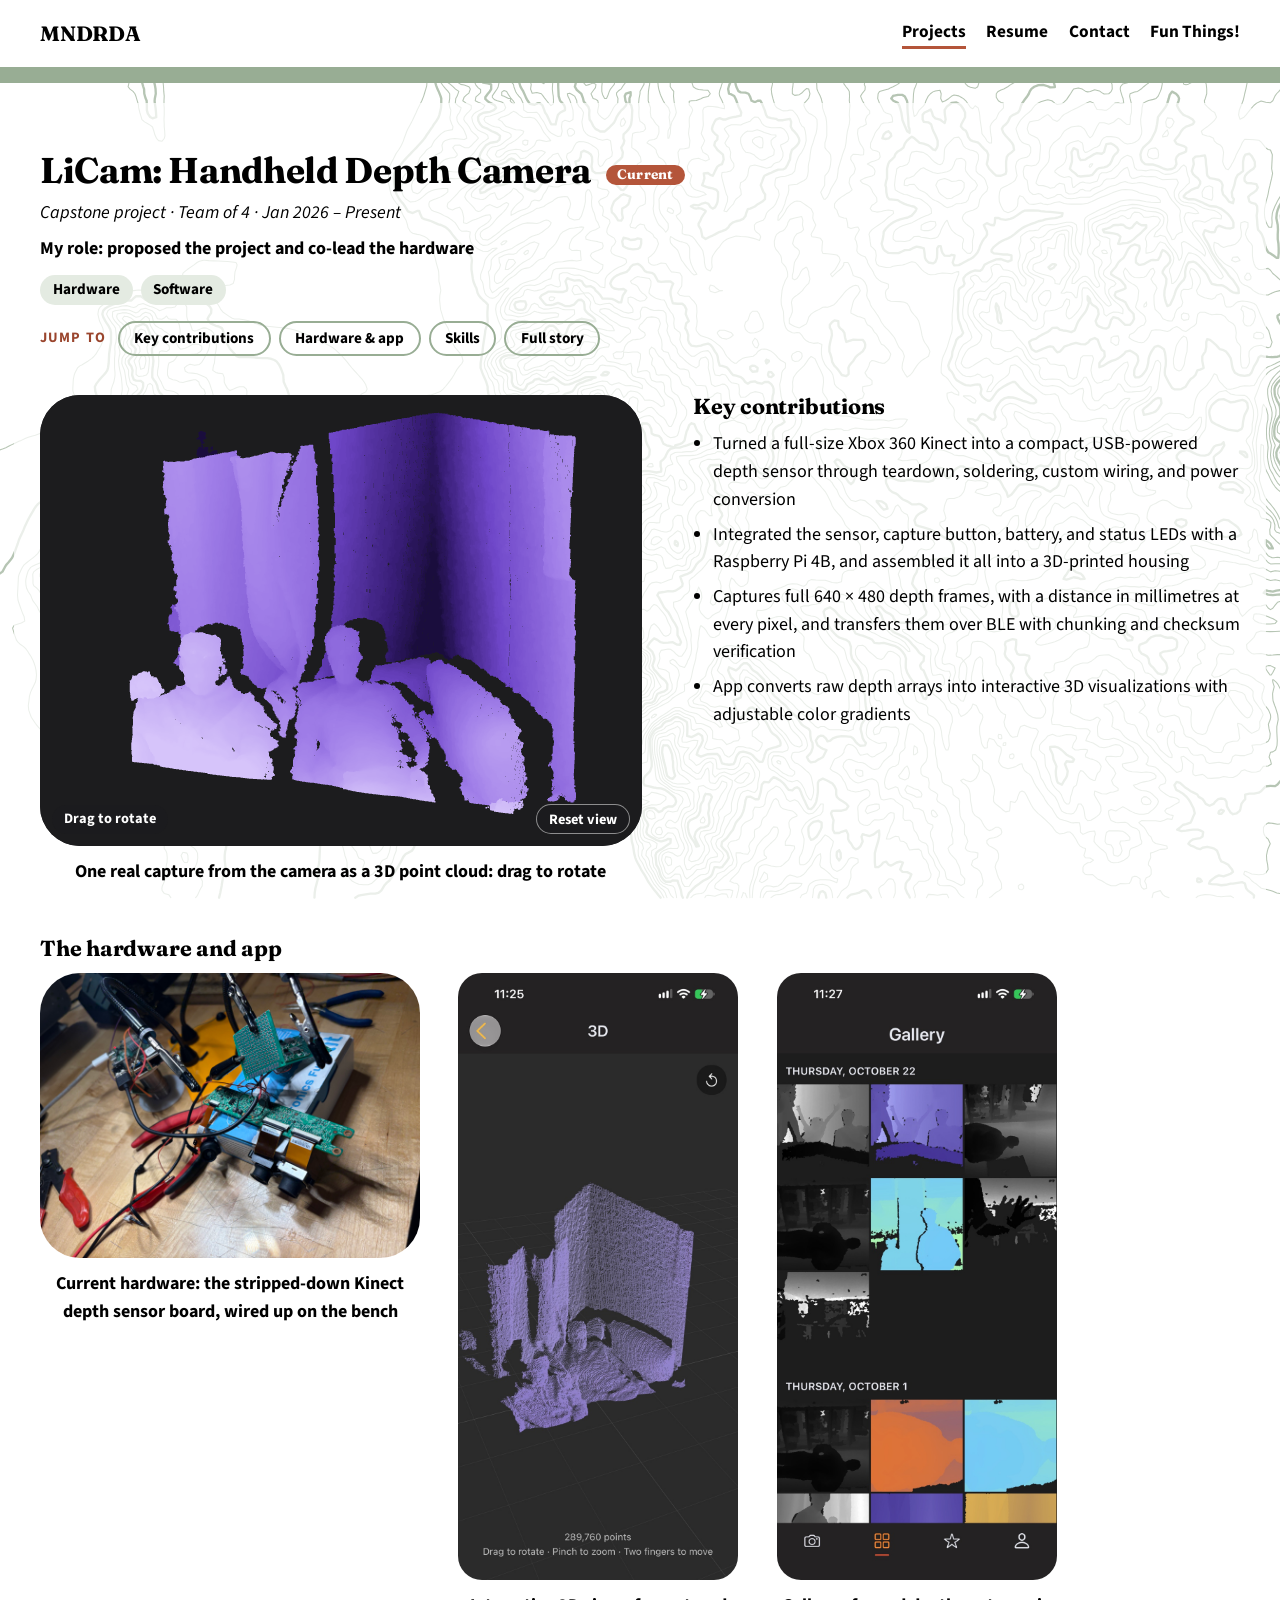
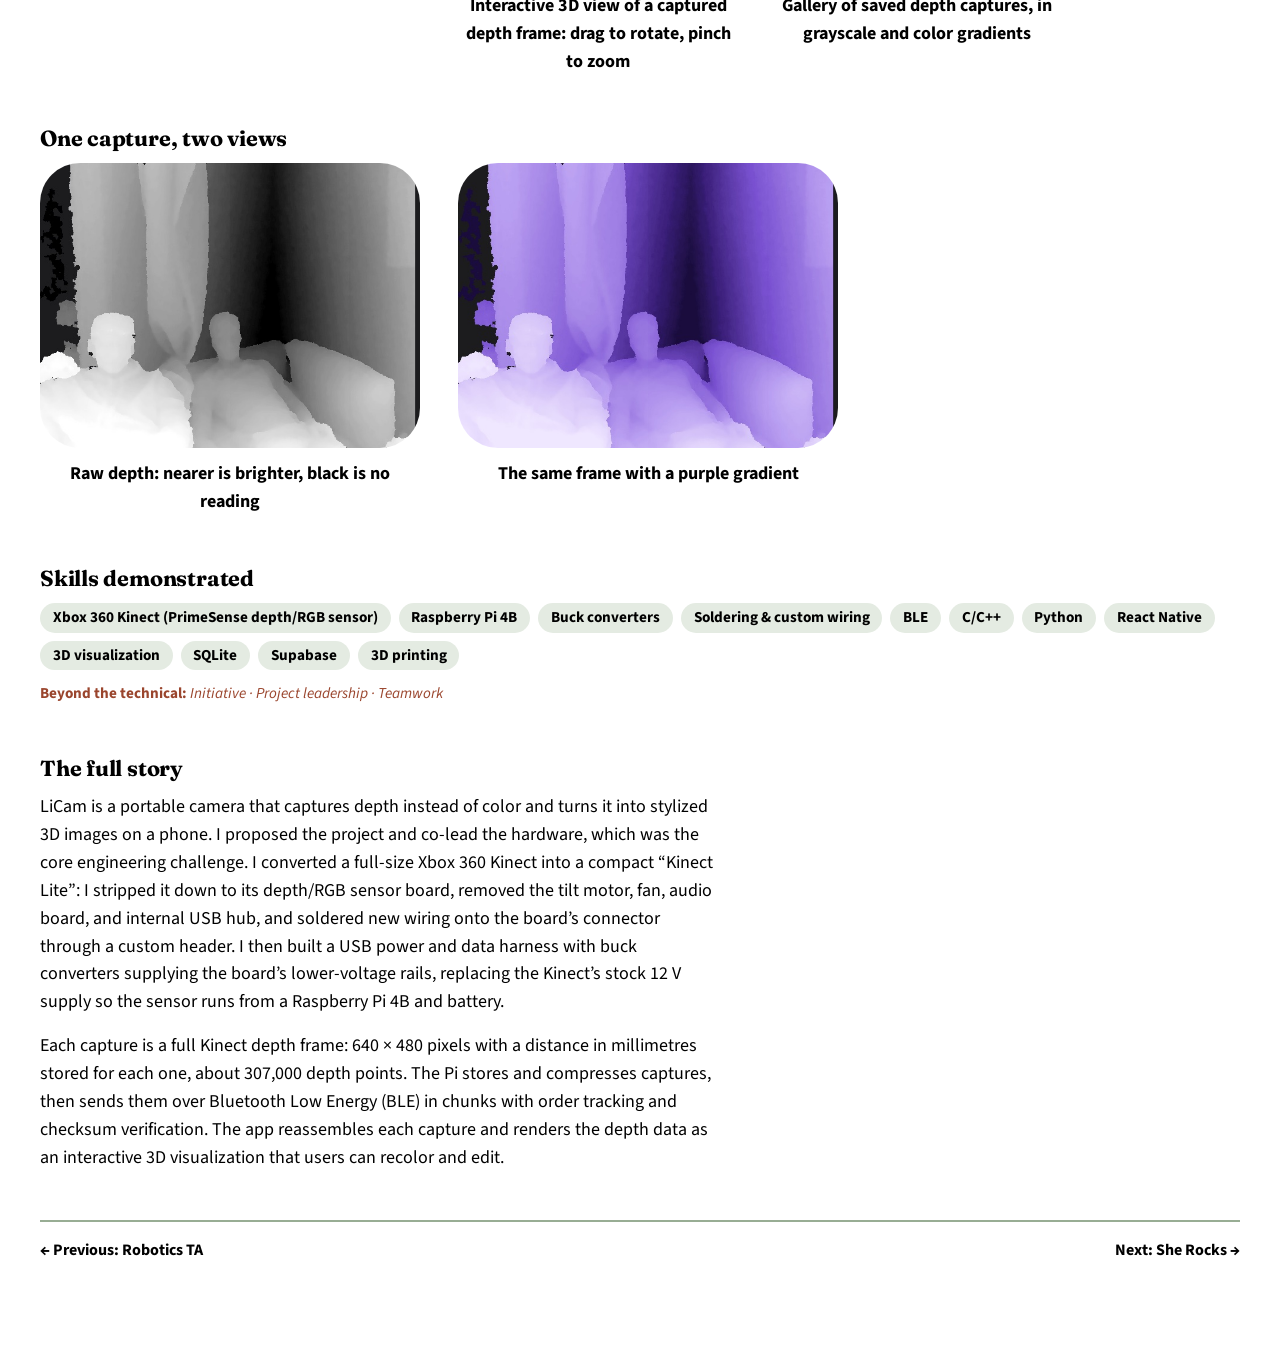
<file: licam.html>
<!DOCTYPE html>
<html lang="en">
<head>
  <meta charset="utf-8">
  <meta name="viewport" content="width=device-width, initial-scale=1">
  <title>LiCam | MNDRDA</title>
  <meta name="description" content="LiCam: a pocket-sized depth camera that turns the physical shape of a scene into stylized art. Capstone project built on a hacked Kinect, a Raspberry Pi, and BLE.">
  <meta property="og:type" content="website">
  <meta property="og:site_name" content="MNDRDA">
  <meta property="og:title" content="LiCam | MNDRDA">
  <meta property="og:description" content="LiCam: a pocket-sized depth camera that turns the physical shape of a scene into stylized art. Capstone project built on a hacked Kinect, a Raspberry Pi, and BLE.">
  <meta property="og:url" content="https://marisandrda.github.io/licam.html">
  <meta property="og:image" content="https://marisandrda.github.io/assets/og-image.jpg">
  <meta name="twitter:card" content="summary_large_image">
  <link rel="icon" href="favicon.svg" type="image/svg+xml">
  <script>document.documentElement.classList.add('js')</script>
  <link rel="preconnect" href="https://fonts.googleapis.com">
  <link rel="preconnect" href="https://fonts.gstatic.com" crossorigin>
  <link href="https://fonts.googleapis.com/css2?family=Fraunces:wght@600;700&family=Source+Sans+3:wght@400;700&display=swap" rel="stylesheet">
  <link rel="stylesheet" href="css/style.css">
  <script src="js/main.js" defer></script>
  <script src="assets/licam/capture.js" defer></script>
  <script src="js/licam-viewer.js" defer></script>
</head>
<body data-terrain="wasatch">
  <header class="site-header">
    <a class="brand" href="index.html">MNDRDA</a>
    <nav aria-label="Main">
      <a href="projects.html" aria-current="page">Projects</a>
      <a href="resume.html">Resume</a>
      <a href="contact.html">Contact</a>
      <a href="fun.html">Fun Things!</a>
    </nav>
  </header>

  <main>
    <header class="page-head reveal">
      <h1 class="page-title">LiCam: Handheld Depth Camera <span class="badge badge--inline">Current</span></h1>
      <p class="meta">Capstone project &middot; Team of 4 &middot; Jan 2026 &ndash; Present</p>
      <p class="role">My role: proposed the project and co-lead the hardware</p>
      <ul class="tags"><li>Hardware</li><li>Software</li></ul>
      <nav class="page-nav" aria-label="On this page">
        <span class="page-nav__label">Jump to</span>
        <a href="#contributions">Key contributions</a>
        <a href="#app">Hardware &amp; app</a>
        <a href="#skills">Skills</a>
        <a href="#story">Full story</a>
      </nav>
    </header>


    <div class="split split--wide-left reveal">
      <figure>
        <!-- Stand-in until the screen recording exists: swap this frame for <video class="media" src="assets/licam-app.mp4" controls></video> -->
        <div class="media-frame viewer">
          <img class="media" src="assets/licam/depth-purple.jpg" alt="A depth image of two people sitting in front of a curtain, colored light lavender for near and deep purple for far" width="640" height="480" draggable="false">
          <canvas tabindex="0" role="img" aria-label="Interactive 3D point cloud of the same capture. Drag, or use the arrow keys, to rotate."></canvas>
          <span class="viewer__hint">Drag to rotate</span>
          <button type="button" class="viewer__reset">Reset view</button>
        </div>
        <figcaption>One real capture from the camera as a 3D point cloud: drag to rotate</figcaption>
      </figure>
      <div id="contributions">
        <h2 class="section-title">Key contributions</h2>
        <ul class="highlights">
          <li>Turned a full-size Xbox 360 Kinect into a compact, USB-powered depth sensor through teardown, soldering, custom wiring, and power conversion</li>
          <li>Integrated the sensor, capture button, battery, and status LEDs with a Raspberry Pi 4B, and assembled it all into a 3D-printed housing</li>
          <li>Captures full 640 &times; 480 depth frames, with a distance in millimetres at every pixel, and transfers them over BLE with chunking and checksum verification</li>
          <li>App converts raw depth arrays into interactive 3D visualizations with adjustable color gradients</li>
        </ul>
      </div>
    </div>

    <section class="section reveal" id="app">
      <h2 class="section-title">The hardware and app</h2>
      <div class="figure-row figure-row--mixed">
        <figure class="figure--landscape">
          <div class="media-frame">
            <img class="media" src="assets/licam/hardware.jpg" alt="The stripped-down Kinect depth sensor board, a long green circuit board with two dark camera lenses and orange ribbon cables, wired up on a wooden workbench with helping-hands clips, a perfboard, and a Raspberry Pi behind it" width="1600" height="1200" loading="lazy">
          </div>
          <figcaption>Current hardware: the stripped-down Kinect depth sensor board, wired up on the bench</figcaption>
        </figure>
        <figure>
          <a class="media-frame media-frame--phone" href="assets/licam/app-3d.jpg" target="_blank" rel="noopener" aria-label="Open the 3D view screen full size in a new tab">
            <img class="media" src="assets/licam/app-3d.jpg" alt="The LiCam app's 3D screen: a purple point cloud of 289,760 points showing the corner of a room, with controls to drag to rotate and pinch to zoom" width="800" height="1734" loading="lazy">
          </a>
          <figcaption>Interactive 3D view of a captured depth frame: drag to rotate, pinch to zoom</figcaption>
        </figure>
        <figure>
          <a class="media-frame media-frame--phone" href="assets/licam/app-gallery.jpg" target="_blank" rel="noopener" aria-label="Open the gallery screen full size in a new tab">
            <img class="media" src="assets/licam/app-gallery.jpg" alt="The LiCam app's Gallery screen: a grid of saved depth captures grouped by date, shown in grayscale and in purple, blue, orange, and yellow color gradients" width="800" height="1734" loading="lazy">
          </a>
          <figcaption>Gallery of saved depth captures, in grayscale and color gradients</figcaption>
        </figure>
      </div>
    </section>

    <section class="section reveal" id="depth">
      <h2 class="section-title">One capture, two views</h2>
      <div class="figure-row figure-row--mixed">
        <figure class="figure--landscape">
          <div class="media-frame">
            <img class="media" src="assets/licam/depth-gray.jpg" alt="The raw depth frame in grayscale: two people in the foreground in white, a curtain and room corner fading to darker gray behind them" width="640" height="480" loading="lazy">
          </div>
          <figcaption>Raw depth: nearer is brighter, black is no reading</figcaption>
        </figure>
        <figure class="figure--landscape">
          <div class="media-frame">
            <img class="media" src="assets/licam/depth-purple.jpg" alt="The same depth frame colored with a purple gradient, light lavender for near and deep purple for far" width="640" height="480" loading="lazy">
          </div>
          <figcaption>The same frame with a purple gradient</figcaption>
        </figure>
      </div>
    </section>

    <section class="section reveal" id="skills">
      <h2 class="section-title">Skills demonstrated</h2>
      <ul class="tags">
        <li>Xbox 360 Kinect (PrimeSense depth/RGB sensor)</li>
        <li>Raspberry Pi 4B</li>
        <li>Buck converters</li>
        <li>Soldering &amp; custom wiring</li>
        <li>BLE</li>
        <li>C/C++</li>
        <li>Python</li>
        <li>React Native</li>
        <li>3D visualization</li>
        <li>SQLite</li>
        <li>Supabase</li>
        <li>3D printing</li>
      </ul>
      <p class="softskills"><strong>Beyond the technical:</strong> Initiative &middot; Project leadership &middot; Teamwork</p>
    </section>

    <section class="section prose reveal" id="story">
      <h2 class="section-title">The full story</h2>
      <p>LiCam is a portable camera that captures depth instead of color and turns it into stylized 3D images on a phone. I proposed the project and co-lead the hardware, which was the core engineering challenge. I converted a full-size Xbox 360 Kinect into a compact &ldquo;Kinect Lite&rdquo;: I stripped it down to its depth/RGB sensor board, removed the tilt motor, fan, audio board, and internal USB hub, and soldered new wiring onto the board&rsquo;s connector through a custom header. I then built a USB power and data harness with buck converters supplying the board&rsquo;s lower-voltage rails, replacing the Kinect&rsquo;s stock 12&nbsp;V supply so the sensor runs from a Raspberry Pi 4B and battery.</p>
      <p>Each capture is a full Kinect depth frame: 640 &times; 480 pixels with a distance in millimetres stored for each one, about 307,000 depth points. The Pi stores and compresses captures, then sends them over Bluetooth Low Energy (BLE) in chunks with order tracking and checksum verification. The app reassembles each capture and renders the depth data as an interactive 3D visualization that users can recolor and edit.</p>
    </section>

    <nav class="pager" aria-label="More projects">
      <a href="robotics-ta.html">&larr; Previous: Robotics TA</a>
      <a href="she-rocks.html">Next: She Rocks &rarr;</a>
    </nav>
  </main>
</body>
</html>
</file>
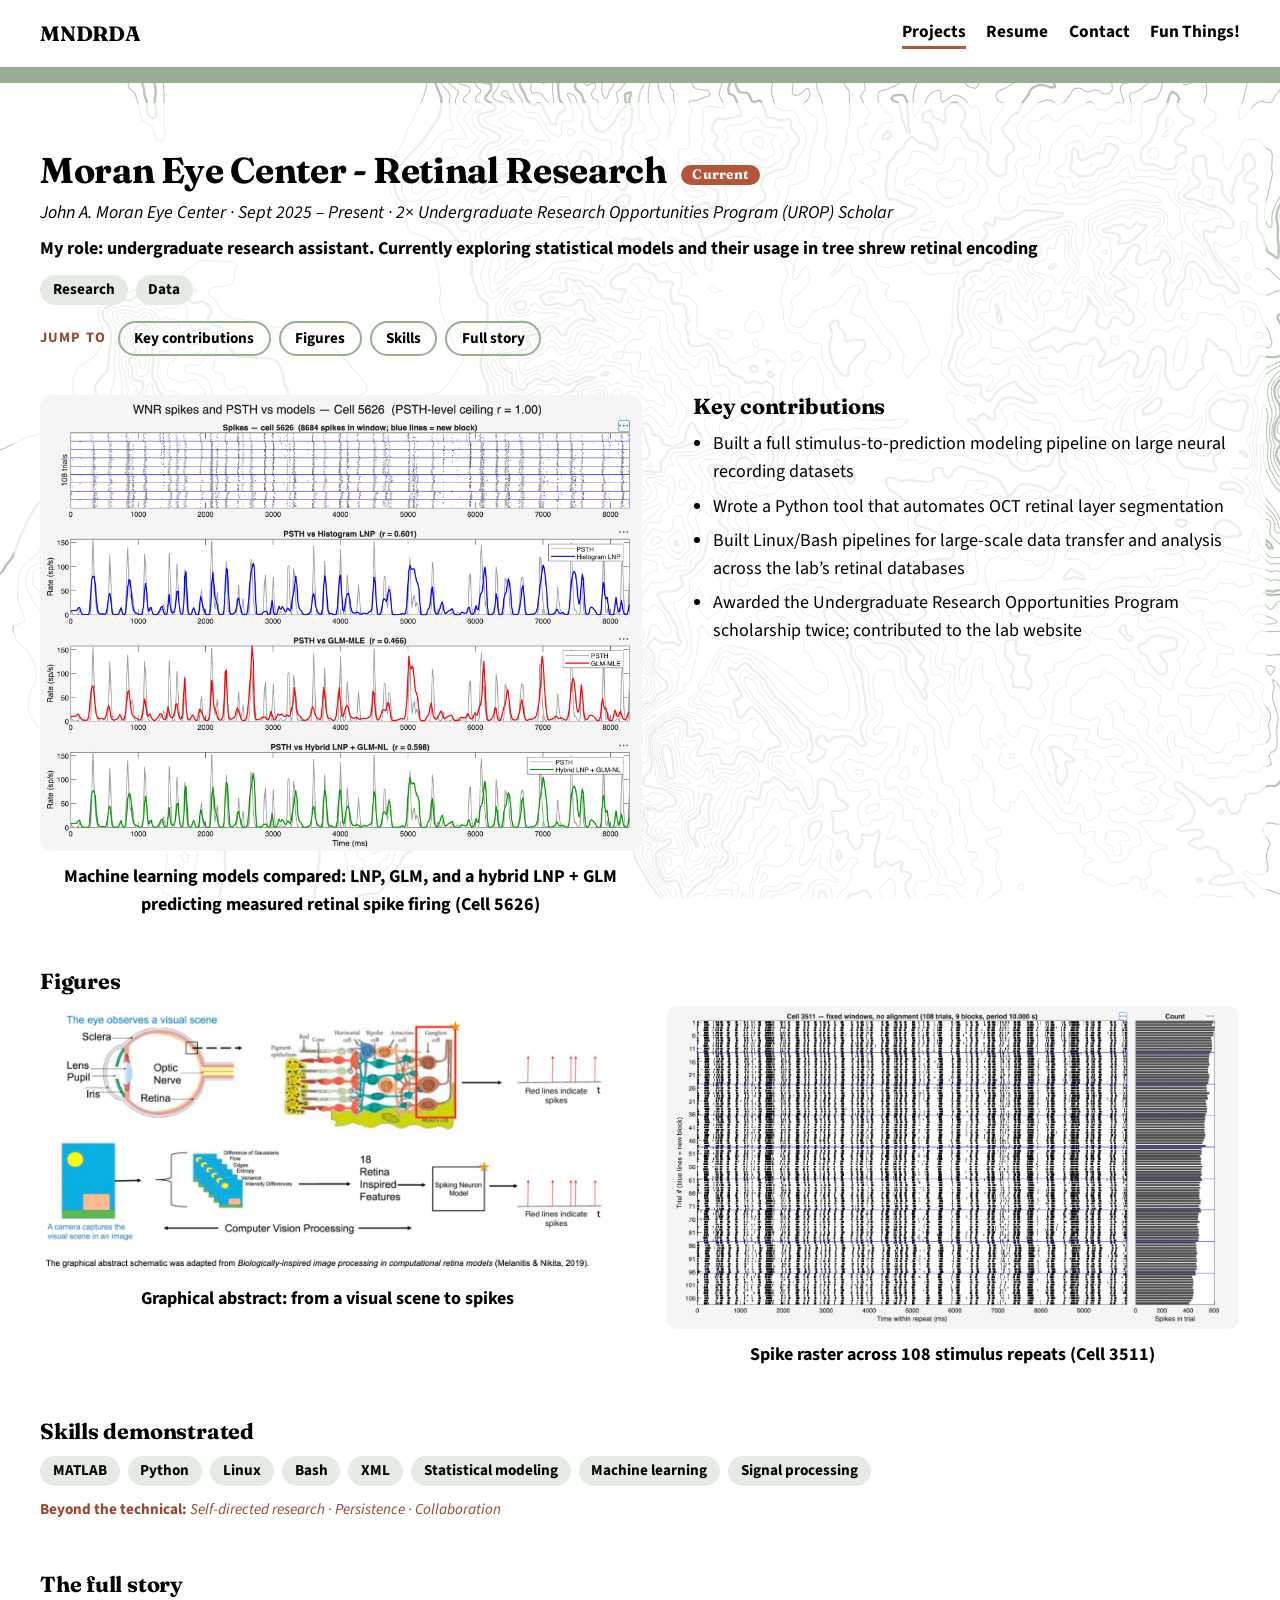
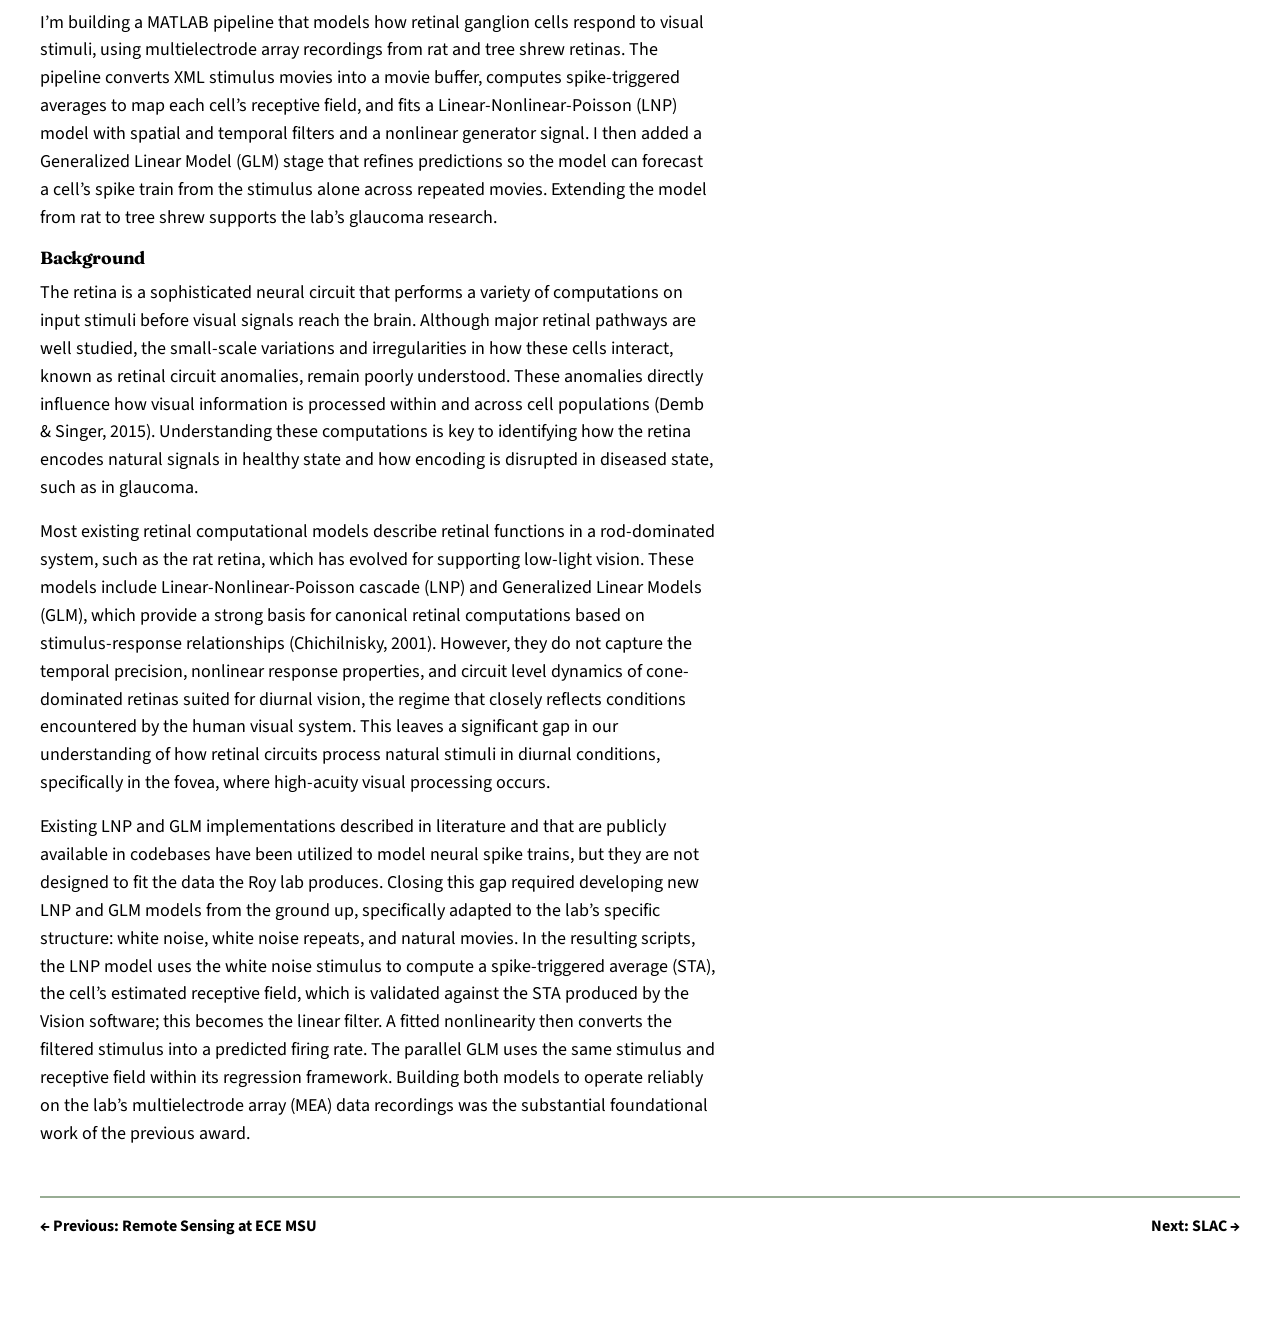
<file: moran.html>
<!DOCTYPE html>
<html lang="en">
<head>
  <meta charset="utf-8">
  <meta name="viewport" content="width=device-width, initial-scale=1">
  <title>Moran Eye Center | MNDRDA</title>
  <meta name="description" content="Moran Eye Center: LNP and GLM models that predict retinal neuron responses from visual stimuli.">
  <meta property="og:type" content="website">
  <meta property="og:site_name" content="MNDRDA">
  <meta property="og:title" content="Moran Eye Center | MNDRDA">
  <meta property="og:description" content="Moran Eye Center: LNP and GLM models that predict retinal neuron responses from visual stimuli.">
  <meta property="og:url" content="https://marisandrda.github.io/moran.html">
  <meta property="og:image" content="https://marisandrda.github.io/assets/og-image.jpg">
  <meta name="twitter:card" content="summary_large_image">
  <link rel="icon" href="favicon.svg" type="image/svg+xml">
  <script>document.documentElement.classList.add('js')</script>
  <link rel="preconnect" href="https://fonts.googleapis.com">
  <link rel="preconnect" href="https://fonts.gstatic.com" crossorigin>
  <link href="https://fonts.googleapis.com/css2?family=Fraunces:wght@600;700&family=Source+Sans+3:wght@400;700&display=swap" rel="stylesheet">
  <link rel="stylesheet" href="css/style.css">
  <script src="js/main.js" defer></script>
</head>
<body data-terrain="wasatch">
  <header class="site-header">
    <a class="brand" href="index.html">MNDRDA</a>
    <nav aria-label="Main">
      <a href="projects.html" aria-current="page">Projects</a>
      <a href="resume.html">Resume</a>
      <a href="contact.html">Contact</a>
      <a href="fun.html">Fun Things!</a>
    </nav>
  </header>

  <main>
    <header class="page-head reveal">
      <h1 class="page-title">Moran Eye Center - Retinal Research <span class="badge badge--inline">Current</span></h1>
      <p class="meta">John A. Moran Eye Center &middot; Sept 2025 &ndash; Present &middot; 2&times; Undergraduate Research Opportunities Program (UROP) Scholar</p>
      <p class="role">My role: undergraduate research assistant. Currently exploring statistical models and their usage in tree shrew retinal encoding</p>
      <ul class="tags"><li>Research</li><li>Data</li></ul>
      <nav class="page-nav" aria-label="On this page">
        <span class="page-nav__label">Jump to</span>
        <a href="#contributions">Key contributions</a>
        <a href="#gallery">Figures</a>
        <a href="#skills">Skills</a>
        <a href="#story">Full story</a>
      </nav>
    </header>


    <div class="split split--wide-left reveal">
      <figure>
        <a class="media-frame media-frame--16x9 media-frame--tall" href="assets/moran/moran-figure.png" target="_blank" rel="noopener" aria-label="Open the model comparison figure full size in a new tab">
          <img class="media media--contain" src="assets/moran/moran-figure.png" alt="Cell 5626 spike raster across 108 trials above three plots comparing the measured firing rate (PSTH, gray) with model predictions: Histogram LNP in blue (r = 0.601), GLM-MLE in red (r = 0.466), and Hybrid LNP + GLM-NL in green (r = 0.598)" width="2004" height="1520">
        </a>
        <figcaption>Machine learning models compared: LNP, GLM, and a hybrid LNP + GLM predicting measured retinal spike firing (Cell 5626)</figcaption>
      </figure>
      <div id="contributions">
        <h2 class="section-title">Key contributions</h2>
        <ul class="highlights">
          <li>Built a full stimulus-to-prediction modeling pipeline on large neural recording datasets</li>
          <li>Wrote a Python tool that automates OCT retinal layer segmentation</li>
          <li>Built Linux/Bash pipelines for large-scale data transfer and analysis across the lab&rsquo;s retinal databases</li>
          <li>Awarded the Undergraduate Research Opportunities Program scholarship twice; contributed to the lab website</li>
        </ul>
      </div>
    </div>

    <section class="section reveal" id="gallery">
      <h2 class="section-title">Figures</h2>
      <div class="figure-row">
        <figure>
          <div class="media-frame media-frame--abstract">
            <img class="media media--contain" loading="lazy" src="assets/moran/graphical-abstract.png" alt="Graphical abstract. Top: the eye observes a visual scene, and retinal ganglion cells respond with spikes. Bottom: a camera image goes through computer vision processing into 18 retina-inspired features and a spiking neuron model that outputs spikes." width="1294" height="602">
          </div>
          <figcaption>Graphical abstract: from a visual scene to spikes</figcaption>
        </figure>
        <figure>
          <a class="media-frame media-frame--16x9" href="assets/moran/wnr-spike-raster.png" target="_blank" rel="noopener" aria-label="Open the spike raster figure full size in a new tab">
            <img class="media media--contain" src="assets/moran/wnr-spike-raster.png" alt="Spike raster for Cell 3511 across 108 trials in 9 blocks of a repeated 10-second stimulus, with a bar plot of spikes per trial at right" width="2728" height="1542" loading="lazy">
          </a>
          <figcaption>Spike raster across 108 stimulus repeats (Cell 3511)</figcaption>
        </figure>
      </div>
    </section>

    <section class="section reveal" id="skills">
      <h2 class="section-title">Skills demonstrated</h2>
      <ul class="tags">
        <li>MATLAB</li>
        <li>Python</li>
        <li>Linux</li>
        <li>Bash</li>
        <li>XML</li>
        <li>Statistical modeling</li>
        <li>Machine learning</li>
        <li>Signal processing</li>
      </ul>
      <p class="softskills"><strong>Beyond the technical:</strong> Self-directed research &middot; Persistence &middot; Collaboration</p>
    </section>

    <section class="section prose reveal" id="story">
      <h2 class="section-title">The full story</h2>
      <p>I&rsquo;m building a MATLAB pipeline that models how retinal ganglion cells respond to visual stimuli, using multielectrode array recordings from rat and tree shrew retinas. The pipeline converts XML stimulus movies into a movie buffer, computes spike-triggered averages to map each cell&rsquo;s receptive field, and fits a Linear-Nonlinear-Poisson (LNP) model with spatial and temporal filters and a nonlinear generator signal. I then added a Generalized Linear Model (GLM) stage that refines predictions so the model can forecast a cell&rsquo;s spike train from the stimulus alone across repeated movies. Extending the model from rat to tree shrew supports the lab&rsquo;s glaucoma research.</p>

      <h3>Background</h3>
      <p>The retina is a sophisticated neural circuit that performs a variety of computations on input stimuli before visual signals reach the brain. Although major retinal pathways are well studied, the small-scale variations and irregularities in how these cells interact, known as retinal circuit anomalies, remain poorly understood. These anomalies directly influence how visual information is processed within and across cell populations (Demb &amp; Singer, 2015). Understanding these computations is key to identifying how the retina encodes natural signals in healthy state and how encoding is disrupted in diseased state, such as in glaucoma.</p>
      <p>Most existing retinal computational models describe retinal functions in a rod-dominated system, such as the rat retina, which has evolved for supporting low-light vision. These models include Linear-Nonlinear-Poisson cascade (LNP) and Generalized Linear Models (GLM), which provide a strong basis for canonical retinal computations based on stimulus-response relationships (Chichilnisky, 2001). However, they do not capture the temporal precision, nonlinear response properties, and circuit level dynamics of cone-dominated retinas suited for diurnal vision, the regime that closely reflects conditions encountered by the human visual system. This leaves a significant gap in our understanding of how retinal circuits process natural stimuli in diurnal conditions, specifically in the fovea, where high-acuity visual processing occurs.</p>
      <p>Existing LNP and GLM implementations described in literature and that are publicly available in codebases have been utilized to model neural spike trains, but they are not designed to fit the data the Roy lab produces. Closing this gap required developing new LNP and GLM models from the ground up, specifically adapted to the lab&rsquo;s specific structure: white noise, white noise repeats, and natural movies. In the resulting scripts, the LNP model uses the white noise stimulus to compute a spike-triggered average (STA), the cell&rsquo;s estimated receptive field, which is validated against the STA produced by the Vision software; this becomes the linear filter. A fitted nonlinearity then converts the filtered stimulus into a predicted firing rate. The parallel GLM uses the same stimulus and receptive field within its regression framework. Building both models to operate reliably on the lab&rsquo;s multielectrode array (MEA) data recordings was the substantial foundational work of the previous award.</p>
    </section>

    <nav class="pager" aria-label="More projects">
      <a href="reu.html">&larr; Previous: Remote Sensing at ECE MSU</a>
      <a href="slac.html">Next: SLAC &rarr;</a>
    </nav>
  </main>
</body>
</html>
</file>
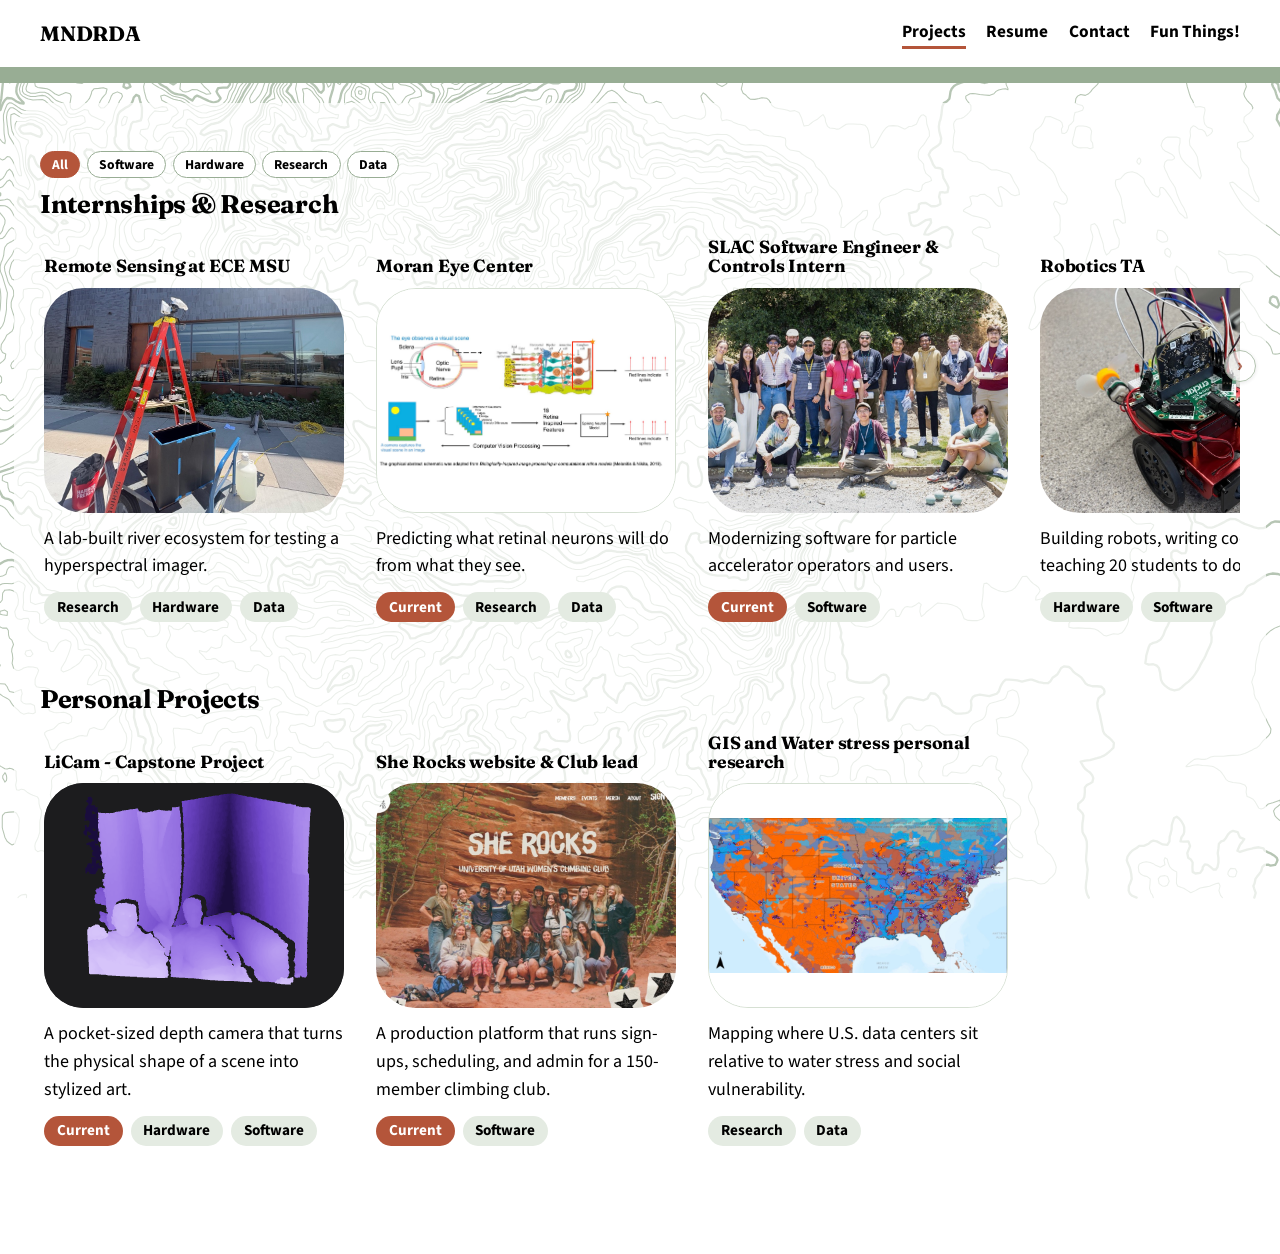
<file: projects.html>
<!DOCTYPE html>
<html lang="en">
<head>
  <meta charset="utf-8">
  <meta name="viewport" content="width=device-width, initial-scale=1">
  <title>Projects | MNDRDA</title>
  <meta name="description" content="Internships, research, and personal projects by Marisa Nieto Del Rio De Astis: remote sensing, data analysis, and software engineering.">
  <meta property="og:type" content="website">
  <meta property="og:site_name" content="MNDRDA">
  <meta property="og:title" content="Projects | MNDRDA">
  <meta property="og:description" content="Internships, research, and personal projects by Marisa Nieto Del Rio De Astis: remote sensing, data analysis, and software engineering.">
  <meta property="og:url" content="https://marisandrda.github.io/projects.html">
  <meta property="og:image" content="https://marisandrda.github.io/assets/og-image.jpg">
  <meta name="twitter:card" content="summary_large_image">
  <link rel="icon" href="favicon.svg" type="image/svg+xml">
  <script>document.documentElement.classList.add('js')</script>
  <link rel="preconnect" href="https://fonts.googleapis.com">
  <link rel="preconnect" href="https://fonts.gstatic.com" crossorigin>
  <link href="https://fonts.googleapis.com/css2?family=Fraunces:wght@600;700&family=Source+Sans+3:wght@400;700&display=swap" rel="stylesheet">
  <link rel="stylesheet" href="css/style.css">
  <script src="js/main.js" defer></script>
  <script src="assets/licam/capture.js" defer></script>
  <script src="js/licam-viewer.js" defer></script>
</head>
<body data-terrain="beartooths">
  <header class="site-header">
    <a class="brand" href="index.html">MNDRDA</a>
    <nav aria-label="Main">
      <a href="projects.html" aria-current="page">Projects</a>
      <a href="resume.html">Resume</a>
      <a href="contact.html">Contact</a>
      <a href="fun.html">Fun Things!</a>
    </nav>
  </header>

  <main>
    <h1 class="visually-hidden">Projects</h1>
    <!-- Shown when you arrive from a skill on the resume page (?skill=python) -->
    <p class="skill-banner" hidden>Showing projects that use <strong data-skill-name></strong>. <a href="projects.html">Show all projects</a></p>

    <!-- Shown by main.js; without JavaScript every project simply stays visible -->
    <div class="filters" role="group" aria-label="Filter projects" hidden>
      <button type="button" data-filter="all" aria-pressed="true">All</button>
      <button type="button" data-filter="software" aria-pressed="false">Software</button>
      <button type="button" data-filter="hardware" aria-pressed="false">Hardware</button>
      <button type="button" data-filter="research" aria-pressed="false">Research</button>
      <button type="button" data-filter="data" aria-pressed="false">Data</button>
    </div>

    <section class="section" aria-labelledby="internships-heading" data-filter-section>
      <h2 id="internships-heading" class="section-heading reveal">Internships &amp; Research</h2>
      <div class="carousel reveal">
      <div class="card-grid carousel__track" tabindex="0" role="group" aria-label="Projects, scroll sideways for more">
        <a class="proj" href="reu.html" data-tags="research hardware data" data-skills="python matlab arduino sensor-integration hyperspectral-imaging">
          <h3>Remote Sensing at ECE MSU</h3>
          <div class="media-frame">
            <img class="media" src="assets/cards/reu.jpg" alt="" width="900" height="675" loading="lazy">
          </div>
          <p class="proj__desc">A lab-built river ecosystem for testing a hyperspectral imager.</p>
          <ul class="tags"><li>Research</li><li>Hardware</li><li>Data</li></ul>
        </a>
        <a class="proj" href="moran.html" data-tags="research data" data-skills="python matlab bash linux">
          <h3>Moran Eye Center</h3>
          <div class="media-frame proj__frame--white">
            <img class="media media--contain" src="assets/moran/graphical-abstract.png" alt="" width="1294" height="602" loading="lazy">
          </div>
          <p class="proj__desc">Predicting what retinal neurons will do from what they see.</p>
          <ul class="tags"><li class="tag--current">Current</li><li>Research</li><li>Data</li></ul>
        </a>
        <a class="proj" href="slac.html" data-tags="software" data-skills="python javascript react django postgresql docker epics pydm linux">
          <h3>SLAC Software Engineer &amp; Controls Intern</h3>
          <div class="media-frame">
            <img class="media" src="assets/slac/department.jpg" alt="" width="1282" height="776" loading="lazy">
          </div>
          <p class="proj__desc">Modernizing software for particle accelerator operators and users.</p>
          <ul class="tags"><li class="tag--current">Current</li><li>Software</li></ul>
        </a>
        <a class="proj" href="robotics-ta.html" data-tags="hardware software" data-skills="c-cpp matlab arduino raspberry-pi sensor-integration">
          <h3>Robotics TA</h3>
          <div class="media-frame">
            <img class="media" src="assets/cards/robotics.jpg" alt="" width="900" height="675" loading="lazy">
          </div>
          <p class="proj__desc">Building robots, writing code, and teaching 20 students to do the same.</p>
          <ul class="tags"><li>Hardware</li><li>Software</li></ul>
        </a>
      </div>
      </div>
    </section>

    <section class="section" aria-labelledby="personal-heading" data-filter-section>
      <h2 id="personal-heading" class="section-heading reveal">Personal Projects</h2>
      <div class="carousel reveal">
      <div class="card-grid carousel__track" tabindex="0" role="group" aria-label="Projects, scroll sideways for more">
        <a class="proj" href="licam.html" data-tags="hardware software" data-skills="python c-cpp raspberry-pi sensor-integration supabase">
          <h3>LiCam - Capstone Project</h3>
          <div class="media-frame viewer viewer--card">
            <img class="media" src="assets/licam/depth-purple.jpg" alt="" width="640" height="480" loading="lazy" draggable="false">
            <canvas aria-hidden="true"></canvas>
          </div>
          <p class="proj__desc">A pocket-sized depth camera that turns the physical shape of a scene into stylized art.</p>
          <ul class="tags"><li class="tag--current">Current</li><li>Hardware</li><li>Software</li></ul>
        </a>
        <a class="proj" href="she-rocks.html" data-tags="software" data-skills="python javascript react django postgresql docker aws rest-apis security testing ci-cd linux">
          <h3>She Rocks website &amp; Club lead</h3>
          <div class="media-frame">
            <img class="media" src="assets/cards/she-rocks.jpg" alt="" width="900" height="675" loading="lazy">
          </div>
          <p class="proj__desc">A production platform that runs sign-ups, scheduling, and admin for a 150-member climbing club.</p>
          <ul class="tags"><li class="tag--current">Current</li><li>Software</li></ul>
        </a>
        <a class="proj" href="gis.html" data-tags="research data" data-skills="gis">
          <h3>GIS and Water stress personal research</h3>
          <div class="media-frame">
            <img class="media media--contain" src="assets/cards/gis.jpg" alt="" width="1600" height="832" loading="lazy">
          </div>
          <p class="proj__desc">Mapping where U.S. data centers sit relative to water stress and social vulnerability.</p>
          <ul class="tags"><li>Research</li><li>Data</li></ul>
        </a>
      </div>
      </div>
    </section>
  </main>
</body>
</html>
</file>
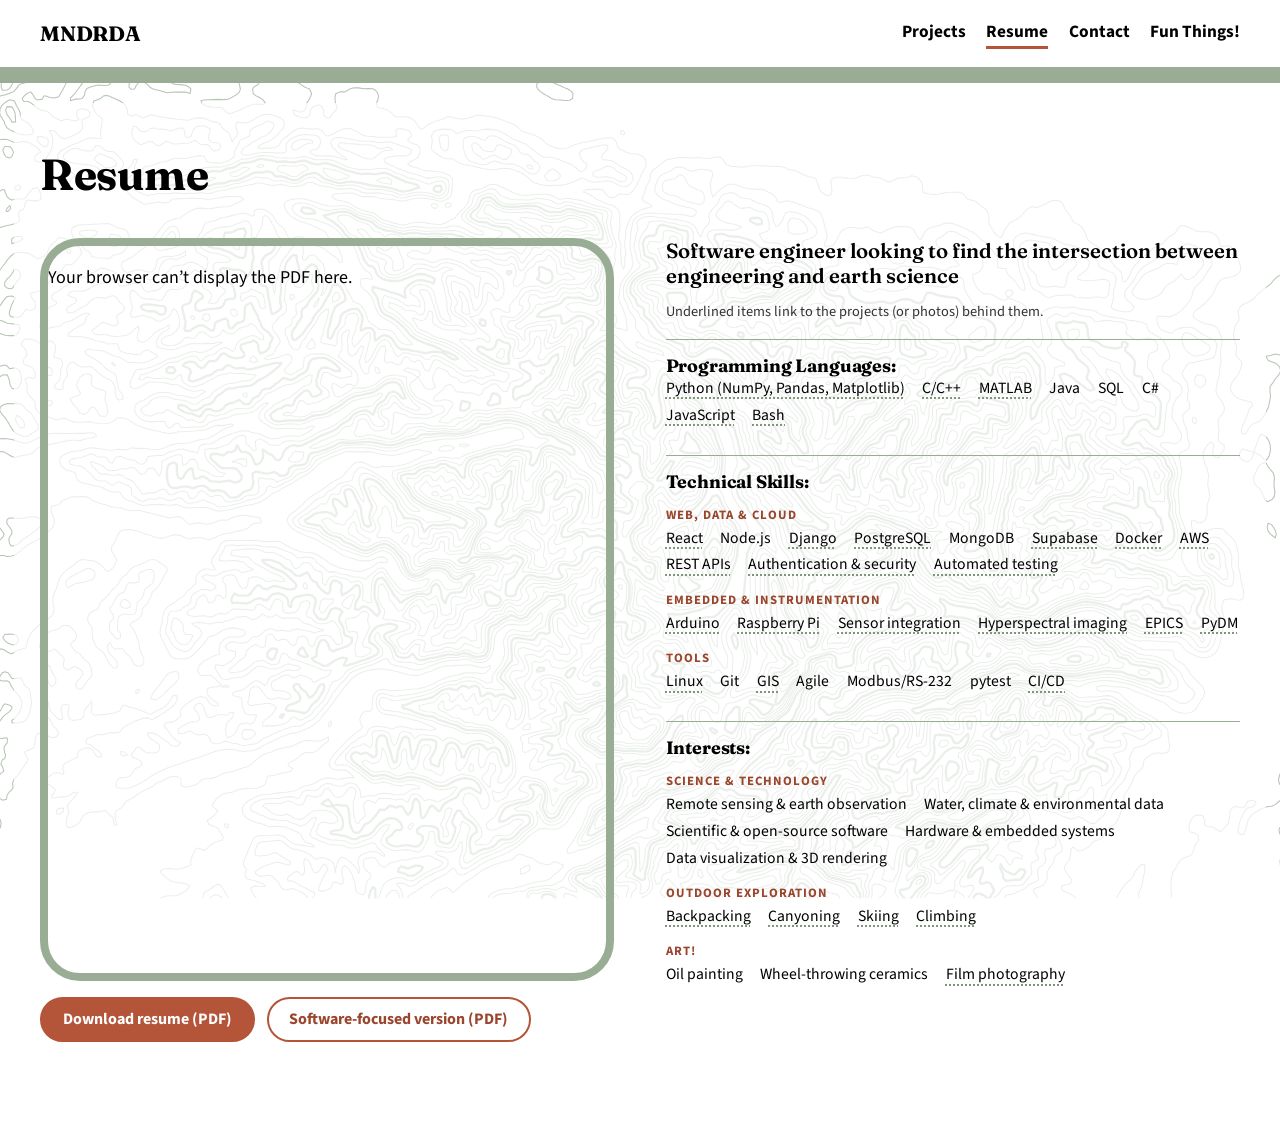
<file: resume.html>
<!DOCTYPE html>
<html lang="en">
<head>
  <meta charset="utf-8">
  <meta name="viewport" content="width=device-width, initial-scale=1">
  <title>Resume | MNDRDA</title>
  <meta name="description" content="Resume and skills of Marisa Nieto Del Rio De Astis, with each skill linked to the projects that use it.">
  <meta property="og:type" content="website">
  <meta property="og:site_name" content="MNDRDA">
  <meta property="og:title" content="Resume | MNDRDA">
  <meta property="og:description" content="Resume and skills of Marisa Nieto Del Rio De Astis, with each skill linked to the projects that use it.">
  <meta property="og:url" content="https://marisandrda.github.io/resume.html">
  <meta property="og:image" content="https://marisandrda.github.io/assets/og-image.jpg">
  <meta name="twitter:card" content="summary_large_image">
  <link rel="icon" href="favicon.svg" type="image/svg+xml">
  <script>document.documentElement.classList.add('js')</script>
  <link rel="preconnect" href="https://fonts.googleapis.com">
  <link rel="preconnect" href="https://fonts.gstatic.com" crossorigin>
  <link href="https://fonts.googleapis.com/css2?family=Fraunces:wght@600;700&family=Source+Sans+3:wght@400;700&display=swap" rel="stylesheet">
  <link rel="stylesheet" href="css/style.css">
  <script src="js/main.js" defer></script>
</head>
<body data-terrain="olympics">
  <header class="site-header">
    <a class="brand" href="index.html">MNDRDA</a>
    <nav aria-label="Main">
      <a href="projects.html">Projects</a>
      <a href="resume.html" aria-current="page">Resume</a>
      <a href="contact.html">Contact</a>
      <a href="fun.html">Fun Things!</a>
    </nav>
  </header>

  <main>
    <div class="page-head reveal">
      <h1>Resume</h1>
    </div>

    <div class="split">
      <div class="reveal">
        <object class="resume-frame" data="assets/DeAstis-Marisa-Resume.pdf#toolbar=0&amp;navpanes=0&amp;view=FitH" type="application/pdf" aria-label="Resume (PDF)">
          <p>Your browser can&rsquo;t display the PDF here.</p>
        </object>
        <div class="resume-actions">
          <a class="btn" href="assets/DeAstis-Marisa-Resume.pdf" download>Download resume (PDF)</a>
          <a class="btn btn--ghost" href="assets/DeAstis-Marisa-Resume-software.pdf" download>Software-focused version (PDF)</a>
        </div>
      </div>

      <div class="skill-list reveal" id="skills">
        <p class="skill-tagline">Software engineer looking to find the intersection between engineering and earth science</p>
        <p class="skill-hint">Underlined items link to the projects (or photos) behind them.</p>

        <h2>Programming Languages:</h2>
        <ul class="tags tags--skills">
          <li><a href="projects.html?skill=python">Python (NumPy, Pandas, Matplotlib)</a></li>
          <li><a href="projects.html?skill=c-cpp">C/C++</a></li>
          <li><a href="projects.html?skill=matlab">MATLAB</a></li>
          <li><span>Java</span></li>
          <li><span>SQL</span></li>
          <li><span>C#</span></li>
          <li><a href="projects.html?skill=javascript">JavaScript</a></li>
          <li><a href="projects.html?skill=bash">Bash</a></li>
        </ul>

        <h2>Technical Skills:</h2>
        <h3>Web, Data &amp; Cloud</h3>
        <ul class="tags tags--skills">
          <li><a href="projects.html?skill=react">React</a></li>
          <li><span>Node.js</span></li>
          <li><a href="projects.html?skill=django">Django</a></li>
          <li><a href="projects.html?skill=postgresql">PostgreSQL</a></li>
          <li><span>MongoDB</span></li>
          <li><a href="projects.html?skill=supabase">Supabase</a></li>
          <li><a href="projects.html?skill=docker">Docker</a></li>
          <li><a href="projects.html?skill=aws">AWS</a></li>
          <li><a href="projects.html?skill=rest-apis">REST APIs</a></li>
          <li><a href="projects.html?skill=security">Authentication &amp; security</a></li>
          <li><a href="projects.html?skill=testing">Automated testing</a></li>
        </ul>
        <h3>Embedded &amp; Instrumentation</h3>
        <ul class="tags tags--skills">
          <li><a href="projects.html?skill=arduino">Arduino</a></li>
          <li><a href="projects.html?skill=raspberry-pi">Raspberry Pi</a></li>
          <li><a href="projects.html?skill=sensor-integration">Sensor integration</a></li>
          <li><a href="projects.html?skill=hyperspectral-imaging">Hyperspectral imaging</a></li>
          <li><a href="projects.html?skill=epics">EPICS</a></li>
          <li><a href="projects.html?skill=pydm">PyDM</a></li>
        </ul>
        <h3>Tools</h3>
        <ul class="tags tags--skills">
          <li><a href="projects.html?skill=linux">Linux</a></li>
          <li><span>Git</span></li>
          <li><a href="projects.html?skill=gis">GIS</a></li>
          <li><span>Agile</span></li>
          <li><span>Modbus/RS-232</span></li>
          <li><span>pytest</span></li>
          <li><a href="projects.html?skill=ci-cd">CI/CD</a></li>
        </ul>
        <h2>Interests:</h2>
        <h3>Science &amp; technology</h3>
        <ul class="tags tags--skills">
          <li><span>Remote sensing &amp; earth observation</span></li>
          <li><span>Water, climate &amp; environmental data</span></li>
          <li><span>Scientific &amp; open-source software</span></li>
          <li><span>Hardware &amp; embedded systems</span></li>
          <li><span>Data visualization &amp; 3D rendering</span></li>
        </ul>
        <h3>Outdoor exploration</h3>
        <ul class="tags tags--skills">
          <li><a href="fun.html#backpacking">Backpacking</a></li>
          <li><a href="fun.html#canyoning">Canyoning</a></li>
          <li><a href="fun.html#outside">Skiing</a></li>
          <li><a href="fun.html#climbing">Climbing</a></li>
        </ul>
        <h3>Art!</h3>
        <ul class="tags tags--skills">
          <li><span>Oil painting</span></li>
          <li><span>Wheel-throwing ceramics</span></li>
          <li><a href="fun.html#film">Film photography</a></li>
        </ul>
      </div>
    </div>
  </main>
</body>
</html>
</file>
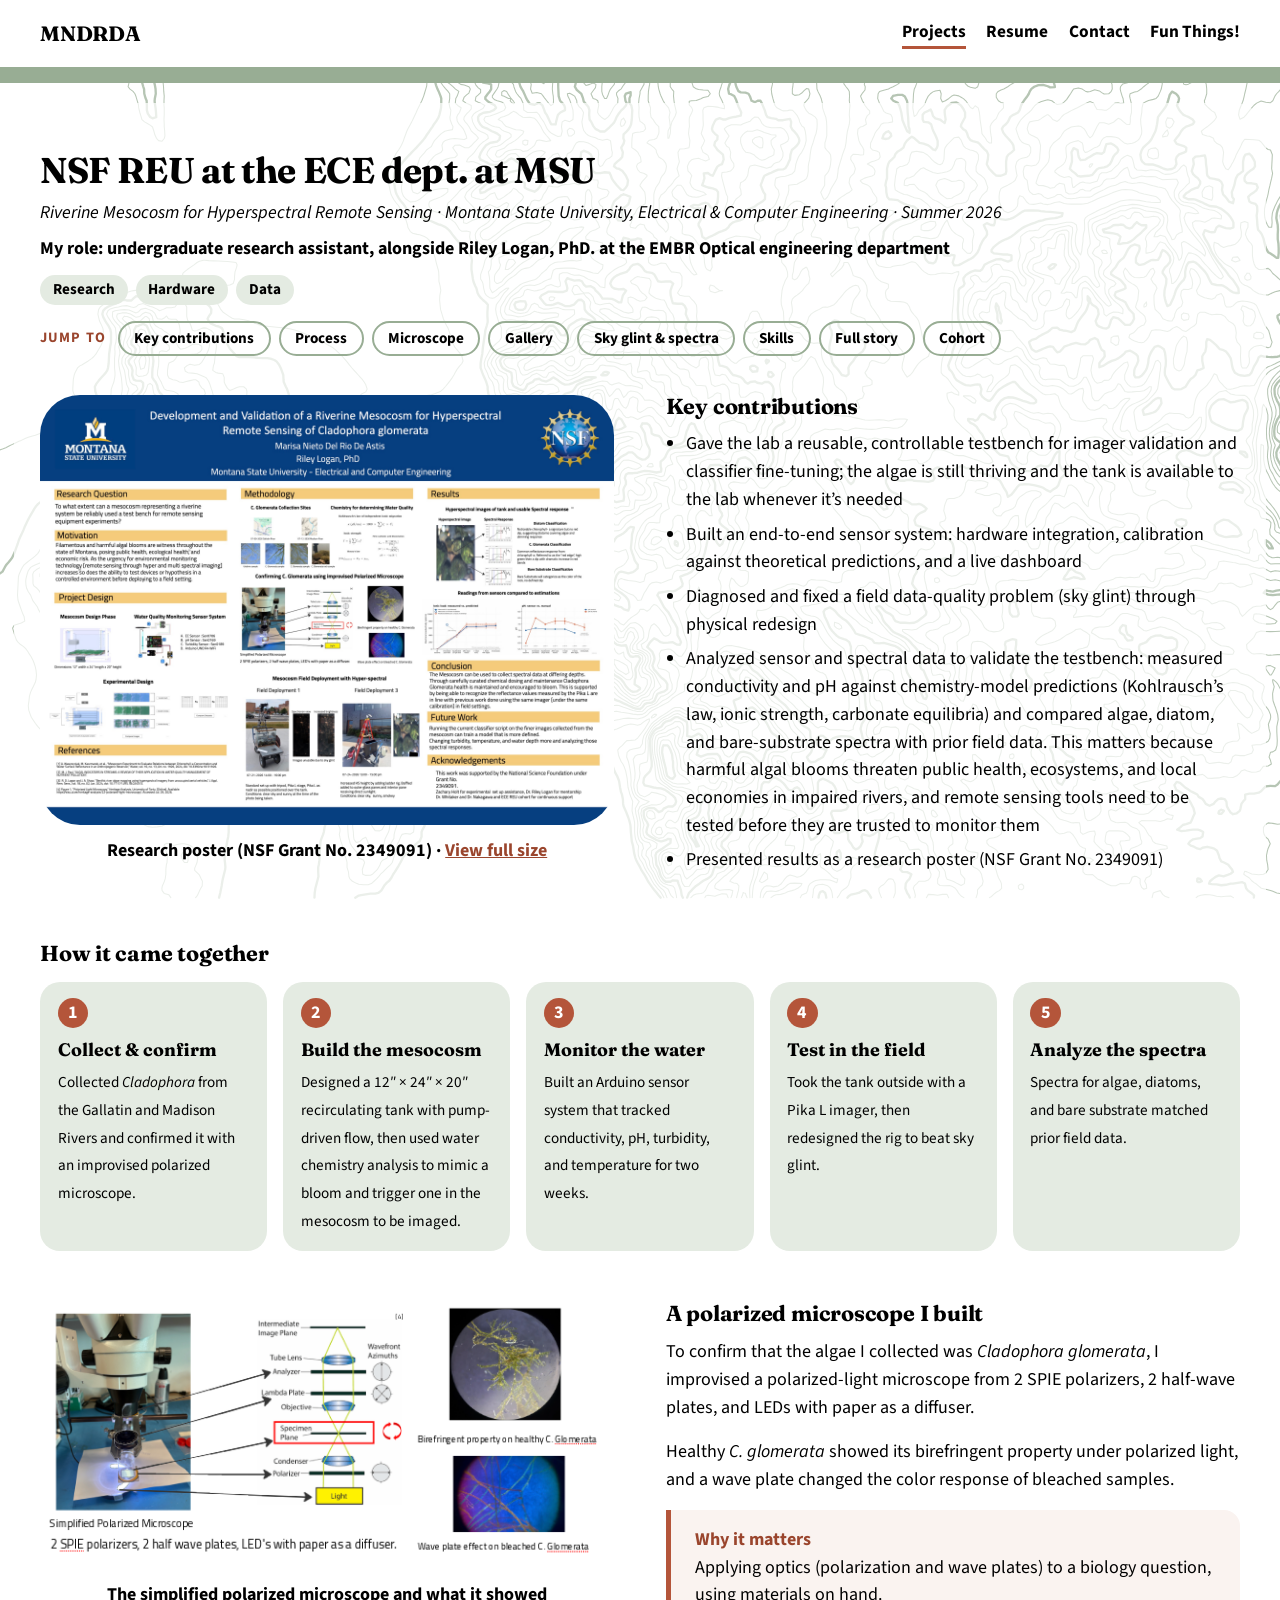
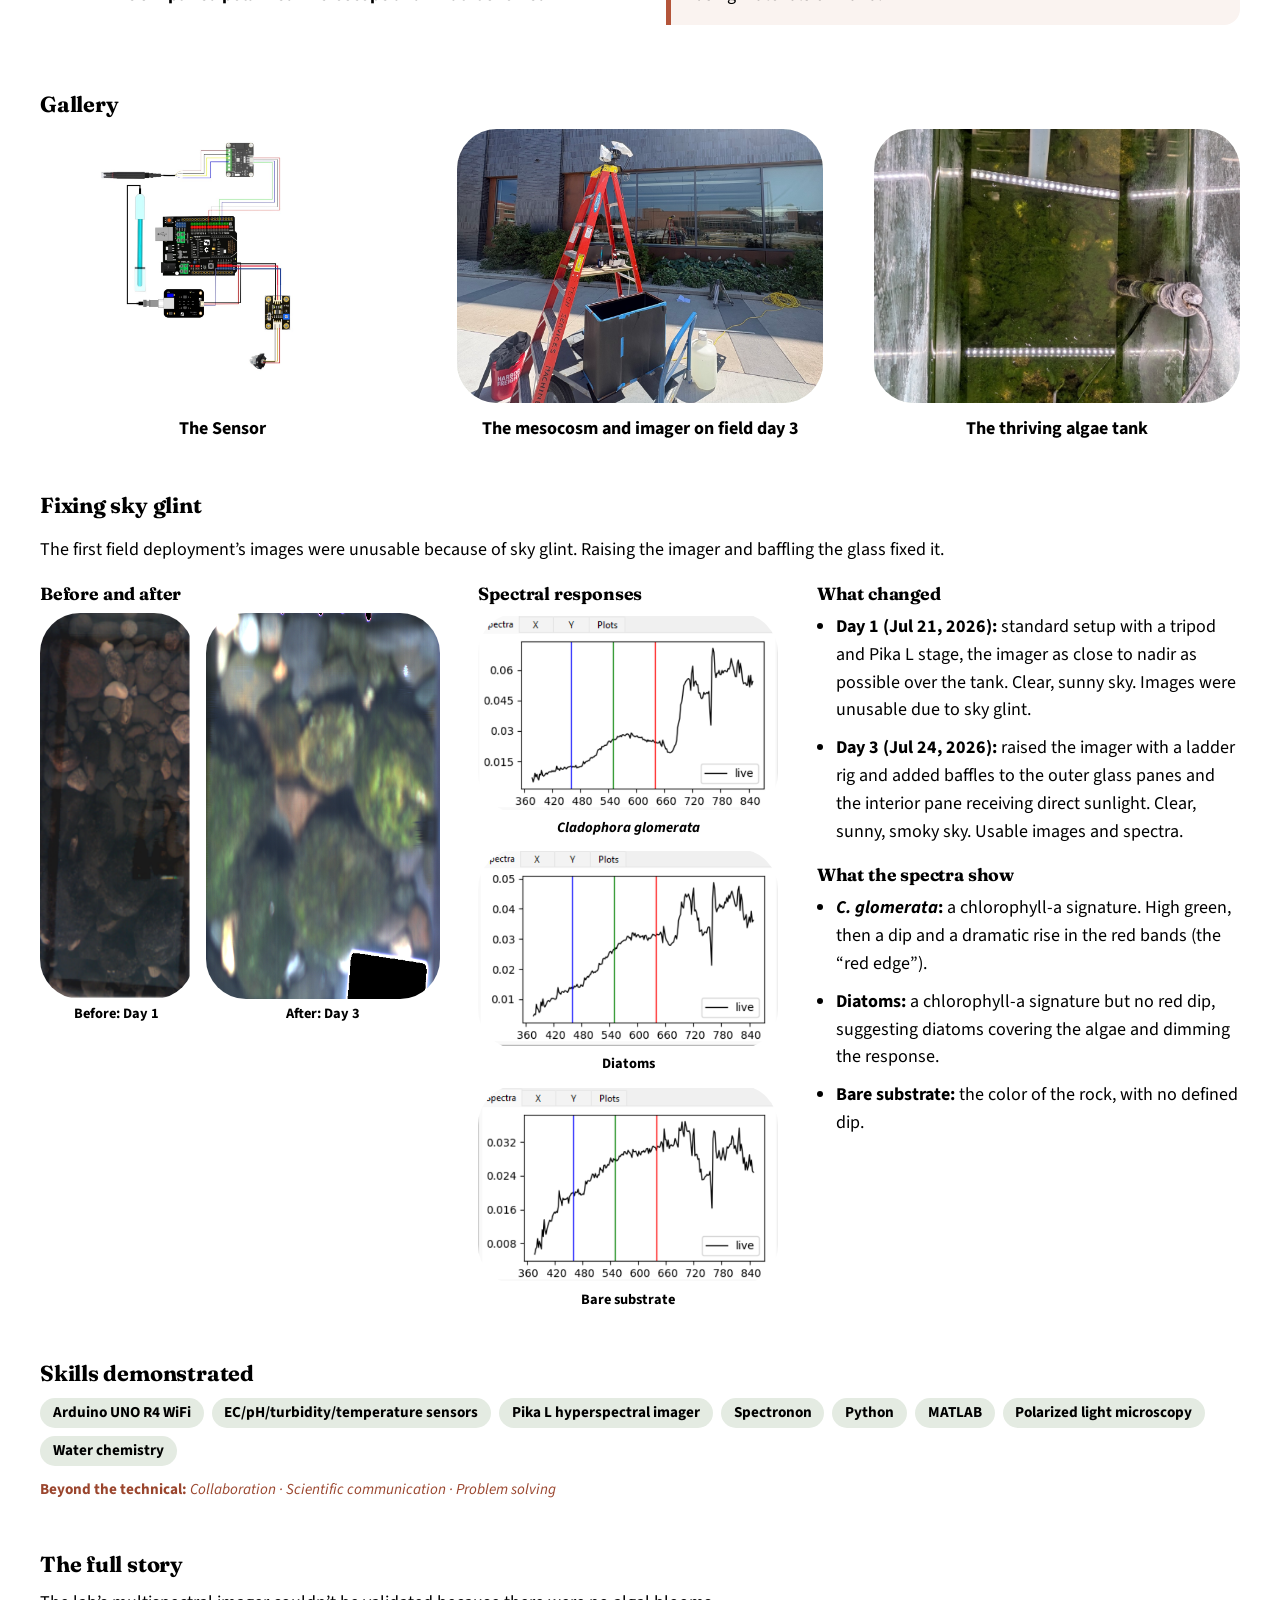
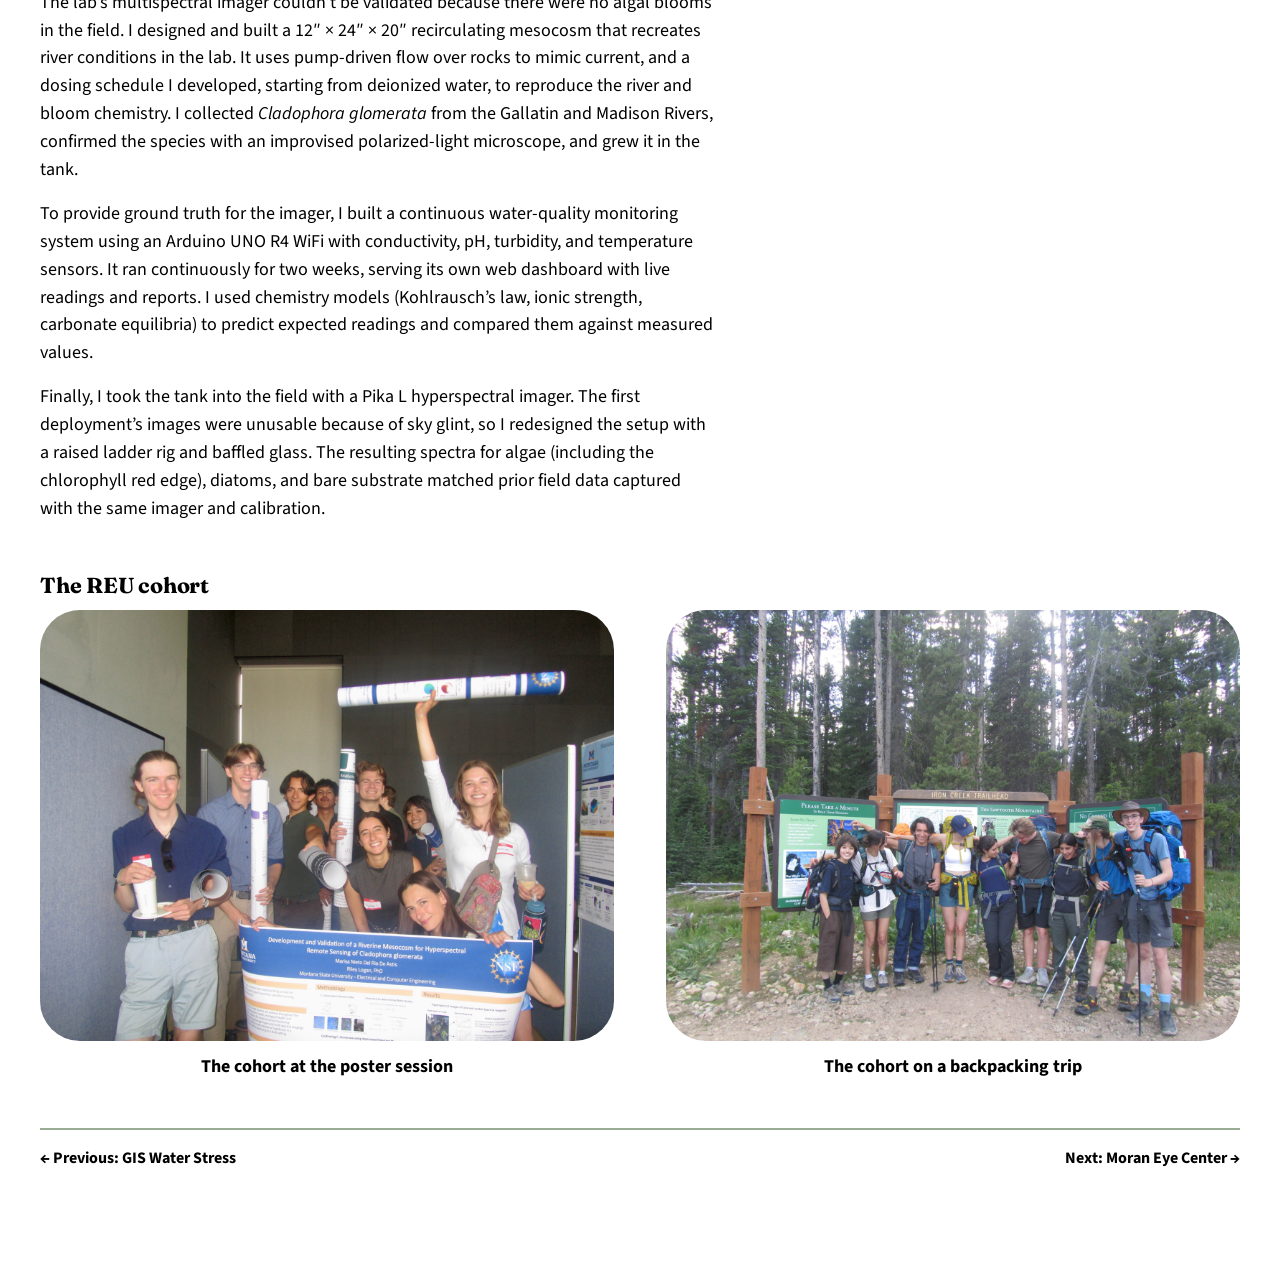
<file: reu.html>
<!DOCTYPE html>
<html lang="en">
<head>
  <meta charset="utf-8">
  <meta name="viewport" content="width=device-width, initial-scale=1">
  <title>NSF REU at MSU | MNDRDA</title>
  <meta name="description" content="NSF REU at Montana State University: a lab-built river mesocosm and sensor system for testing a hyperspectral imager.">
  <meta property="og:type" content="website">
  <meta property="og:site_name" content="MNDRDA">
  <meta property="og:title" content="NSF REU at MSU | MNDRDA">
  <meta property="og:description" content="NSF REU at Montana State University: a lab-built river mesocosm and sensor system for testing a hyperspectral imager.">
  <meta property="og:url" content="https://marisandrda.github.io/reu.html">
  <meta property="og:image" content="https://marisandrda.github.io/assets/og-image.jpg">
  <meta name="twitter:card" content="summary_large_image">
  <link rel="icon" href="favicon.svg" type="image/svg+xml">
  <script>document.documentElement.classList.add('js')</script>
  <link rel="preconnect" href="https://fonts.googleapis.com">
  <link rel="preconnect" href="https://fonts.gstatic.com" crossorigin>
  <link href="https://fonts.googleapis.com/css2?family=Fraunces:wght@600;700&family=Source+Sans+3:wght@400;700&display=swap" rel="stylesheet">
  <link rel="stylesheet" href="css/style.css">
  <script src="js/main.js" defer></script>
</head>
<body data-terrain="wasatch">
  <header class="site-header">
    <a class="brand" href="index.html">MNDRDA</a>
    <nav aria-label="Main">
      <a href="projects.html" aria-current="page">Projects</a>
      <a href="resume.html">Resume</a>
      <a href="contact.html">Contact</a>
      <a href="fun.html">Fun Things!</a>
    </nav>
  </header>

  <main>
    <header class="page-head reveal">
      <h1 class="page-title">NSF REU at the ECE dept. at MSU</h1>
      <p class="meta">Riverine Mesocosm for Hyperspectral Remote Sensing &middot; Montana State University, Electrical &amp; Computer Engineering &middot; Summer 2026</p>
      <p class="role">My role: undergraduate research assistant, alongside Riley Logan, PhD. at the EMBR Optical engineering department</p>
      <ul class="tags"><li>Research</li><li>Hardware</li><li>Data</li></ul>
      <nav class="page-nav" aria-label="On this page">
        <span class="page-nav__label">Jump to</span>
        <a href="#contributions">Key contributions</a>
        <a href="#process">Process</a>
        <a href="#microscope">Microscope</a>
        <a href="#gallery">Gallery</a>
        <a href="#sky-glint">Sky glint &amp; spectra</a>
        <a href="#skills">Skills</a>
        <a href="#story">Full story</a>
        <a href="#cohort">Cohort</a>
      </nav>
    </header>


    <div class="split reveal">
      <figure>
        <div class="media-frame">
          <a href="assets/reu/poster.jpg" target="_blank" rel="noopener" aria-label="Open the full-size research poster in a new tab">
            <img class="media" src="assets/reu/poster.jpg" alt="Research poster: Development and Validation of a Riverine Mesocosm for Hyperspectral Remote Sensing of Cladophora glomerata, by Marisa Nieto Del Rio De Astis and Riley Logan, PhD, Montana State University" width="2400" height="1800">
          </a>
        </div>
        <figcaption>Research poster (NSF Grant No. 2349091) &middot; <a href="assets/reu/poster.jpg" target="_blank" rel="noopener">View full size</a></figcaption>
      </figure>
      <div id="contributions">
        <h2 class="section-title">Key contributions</h2>
        <ul class="highlights">
          <li>Gave the lab a reusable, controllable testbench for imager validation and classifier fine-tuning; the algae is still thriving and the tank is available to the lab whenever it&rsquo;s needed</li>
          <li>Built an end-to-end sensor system: hardware integration, calibration against theoretical predictions, and a live dashboard</li>
          <li>Diagnosed and fixed a field data-quality problem (sky glint) through physical redesign</li>
          <li>Analyzed sensor and spectral data to validate the testbench: measured conductivity and pH against chemistry-model predictions (Kohlrausch&rsquo;s law, ionic strength, carbonate equilibria) and compared algae, diatom, and bare-substrate spectra with prior field data. This matters because harmful algal blooms threaten public health, ecosystems, and local economies in impaired rivers, and remote sensing tools need to be tested before they are trusted to monitor them</li>
          <li>Presented results as a research poster (NSF Grant No. 2349091)</li>
        </ul>
      </div>
    </div>

    <section class="section reveal" id="process">
      <h2 class="section-title">How it came together</h2>
      <ol class="steps">
        <li><a href="#microscope"><strong>Collect &amp; confirm</strong><span>Collected <em>Cladophora</em> from the Gallatin and Madison Rivers and confirmed it with an improvised polarized microscope.</span></a></li>
        <li><a href="#gallery"><strong>Build the mesocosm</strong><span>Designed a 12&Prime; &times; 24&Prime; &times; 20&Prime; recirculating tank with pump-driven flow, then used water chemistry analysis to mimic a bloom and trigger one in the mesocosm to be imaged.</span></a></li>
        <li><a href="#gallery"><strong>Monitor the water</strong><span>Built an Arduino sensor system that tracked conductivity, pH, turbidity, and temperature for two weeks.</span></a></li>
        <li><a href="#sky-glint"><strong>Test in the field</strong><span>Took the tank outside with a Pika L imager, then redesigned the rig to beat sky glint.</span></a></li>
        <li><a href="#sky-glint"><strong>Analyze the spectra</strong><span>Spectra for algae, diatoms, and bare substrate matched prior field data.</span></a></li>
      </ol>
    </section>

    <section class="section reveal split" id="microscope">
      <figure>
        <div class="media-frame media-frame--wide">
          <img class="media media--contain" src="assets/reu/polarized-microscope.png" alt="The improvised polarized microscope beside its light-path diagram, with micrographs of healthy Cladophora glomerata showing birefringence and bleached Cladophora glomerata showing the wave plate effect" width="590" height="274" loading="lazy">
        </div>
        <figcaption>The simplified polarized microscope and what it showed</figcaption>
      </figure>
      <div class="prose">
        <h2 class="section-title">A polarized microscope I built</h2>
        <p>To confirm that the algae I collected was <em>Cladophora glomerata</em>, I improvised a polarized-light microscope from 2 SPIE polarizers, 2 half-wave plates, and LEDs with paper as a diffuser.</p>
        <p>Healthy <em>C. glomerata</em> showed its birefringent property under polarized light, and a wave plate changed the color response of bleached samples.</p>
        <p class="takeaway"><strong>Why it matters</strong>Applying optics (polarization and wave plates) to a biology question, using materials on hand.</p>
      </div>
    </section>

    <section class="section reveal" id="gallery">
      <h2 class="section-title">Gallery</h2>
      <div class="figure-row">
        <figure>
          <div class="media-frame">
            <img class="media media--contain" src="assets/reu/sensor.jpg" alt="Wiring diagram of the water-quality sensor system: an Arduino UNO R4 WiFi connected to conductivity, pH, and turbidity sensors" width="1080" height="1080" loading="lazy">
          </div>
          <figcaption>The Sensor</figcaption>
        </figure>
        <figure>
          <div class="media-frame">
            <img class="media" src="assets/reu/day3-setup.jpg" alt="The mesocosm tank inside a black enclosure on a cart, with the hyperspectral imager on an orange ladder above it" width="1200" height="1600" loading="lazy" style="object-position: 50% 75%">
          </div>
          <figcaption>The mesocosm and imager on field day 3</figcaption>
        </figure>
        <figure>
          <div class="media-frame">
            <img class="media" src="assets/reu/algae-tank.jpg" alt="Top-down view of the mesocosm tank filled with thriving green Cladophora algae, lit by LED strips" width="900" height="1200" loading="lazy" style="object-position: 50% 55%">
          </div>
          <figcaption>The thriving algae tank</figcaption>
        </figure>
      </div>
    </section>

    <section class="section reveal" id="sky-glint">
      <h2 class="section-title">Fixing sky glint</h2>
      <p>The first field deployment&rsquo;s images were unusable because of sky glint. Raising the imager and baffling the glass fixed it.</p>
      <div class="sky">
        <div>
          <h3>Before and after</h3>
          <div class="sky__pair">
            <figure>
              <div class="media-frame media-frame--day1">
                <img class="media media--contain" src="assets/reu/day1-tank.png" alt="Before, Day 1: a dark hyperspectral capture of the tank rocks, unusable because of sky glint" width="138" height="347" loading="lazy">
              </div>
              <figcaption><strong>Before:</strong> Day 1</figcaption>
            </figure>
            <figure>
              <div class="media-frame media-frame--day3">
                <img class="media media--contain" src="assets/reu/day3-tank.png" alt="After, Day 3: a usable hyperspectral capture of the tank showing green algae-covered rocks" width="405" height="668" loading="lazy">
              </div>
              <figcaption><strong>After:</strong> Day 3</figcaption>
            </figure>
          </div>
        </div>

        <div id="spectra">
          <h3>Spectral responses</h3>
          <div class="figure-row">
            <figure>
              <div class="media-frame media-frame--3x2">
                <img class="media media--contain" src="assets/reu/response-cladophora.png" alt="Spectral response chart for Cladophora glomerata, with reflectance rising sharply near 700 nanometers" width="579" height="374" loading="lazy">
              </div>
              <figcaption><em>Cladophora glomerata</em></figcaption>
            </figure>
            <figure>
              <div class="media-frame media-frame--3x2">
                <img class="media media--contain" src="assets/reu/response-diatom.png" alt="Spectral response chart for diatoms from the Day 3 deployment" width="581" height="377" loading="lazy">
              </div>
              <figcaption>Diatoms</figcaption>
            </figure>
            <figure>
              <div class="media-frame media-frame--3x2">
                <img class="media media--contain" src="assets/reu/response-bare-substrate.png" alt="Spectral response chart for bare substrate from the Day 3 deployment" width="584" height="375" loading="lazy">
              </div>
              <figcaption>Bare substrate</figcaption>
            </figure>
          </div>
        </div>

        <div class="sky__notes">
          <h3>What changed</h3>
          <ul>
            <li><strong>Day 1 (Jul 21, 2026):</strong> standard setup with a tripod and Pika L stage, the imager as close to nadir as possible over the tank. Clear, sunny sky. Images were unusable due to sky glint.</li>
            <li><strong>Day 3 (Jul 24, 2026):</strong> raised the imager with a ladder rig and added baffles to the outer glass panes and the interior pane receiving direct sunlight. Clear, sunny, smoky sky. Usable images and spectra.</li>
          </ul>
          <h3>What the spectra show</h3>
          <ul>
            <li><strong><em>C. glomerata</em>:</strong> a chlorophyll-a signature. High green, then a dip and a dramatic rise in the red bands (the &ldquo;red edge&rdquo;).</li>
            <li><strong>Diatoms:</strong> a chlorophyll-a signature but no red dip, suggesting diatoms covering the algae and dimming the response.</li>
            <li><strong>Bare substrate:</strong> the color of the rock, with no defined dip.</li>
          </ul>
        </div>
      </div>
    </section>

    <section class="section reveal" id="skills">
      <h2 class="section-title">Skills demonstrated</h2>
      <ul class="tags">
        <li>Arduino UNO R4 WiFi</li>
        <li>EC/pH/turbidity/temperature sensors</li>
        <li>Pika L hyperspectral imager</li>
        <li>Spectronon</li>
        <li>Python</li>
        <li>MATLAB</li>
        <li>Polarized light microscopy</li>
        <li>Water chemistry</li>
      </ul>
      <p class="softskills"><strong>Beyond the technical:</strong> Collaboration &middot; Scientific communication &middot; Problem solving</p>    </section>

    <section class="section prose reveal" id="story">
      <h2 class="section-title">The full story</h2>
      <p>The lab&rsquo;s multispectral imager couldn&rsquo;t be validated because there were no algal blooms in the field. I designed and built a 12&Prime; &times; 24&Prime; &times; 20&Prime; recirculating mesocosm that recreates river conditions in the lab. It uses pump-driven flow over rocks to mimic current, and a dosing schedule I developed, starting from deionized water, to reproduce the river and bloom chemistry. I collected <em>Cladophora glomerata</em> from the Gallatin and Madison Rivers, confirmed the species with an improvised polarized-light microscope, and grew it in the tank.</p>
      <p>To provide ground truth for the imager, I built a continuous water-quality monitoring system using an Arduino UNO R4 WiFi with conductivity, pH, turbidity, and temperature sensors. It ran continuously for two weeks, serving its own web dashboard with live readings and reports. I used chemistry models (Kohlrausch&rsquo;s law, ionic strength, carbonate equilibria) to predict expected readings and compared them against measured values.</p>
      <p>Finally, I took the tank into the field with a Pika L hyperspectral imager. The first deployment&rsquo;s images were unusable because of sky glint, so I redesigned the setup with a raised ladder rig and baffled glass. The resulting spectra for algae (including the chlorophyll red edge), diatoms, and bare substrate matched prior field data captured with the same imager and calibration.</p>
    </section>

    <section class="section reveal" id="cohort">
      <h2 class="section-title">The REU cohort</h2>
      <div class="figure-row">
        <figure>
          <div class="media-frame">
            <img class="media" src="assets/reu/cohort-photo.jpg" alt="The REU cohort smiling at the poster session, holding rolled-up posters and a printed copy of the mesocosm poster" width="1600" height="1200" loading="lazy">
          </div>
          <figcaption>The cohort at the poster session</figcaption>
        </figure>
        <figure>
          <div class="media-frame">
            <img class="media" src="assets/reu/cohort-fun.jpg" alt="The REU cohort with backpacks, arms around each other in front of the Iron Creek Trailhead sign" width="1600" height="1200" loading="lazy">
          </div>
          <figcaption>The cohort on a backpacking trip</figcaption>
        </figure>
      </div>
    </section>

    <nav class="pager" aria-label="More projects">
      <a href="gis.html">&larr; Previous: GIS Water Stress</a>
      <a href="moran.html">Next: Moran Eye Center &rarr;</a>
    </nav>
  </main>
</body>
</html>
</file>
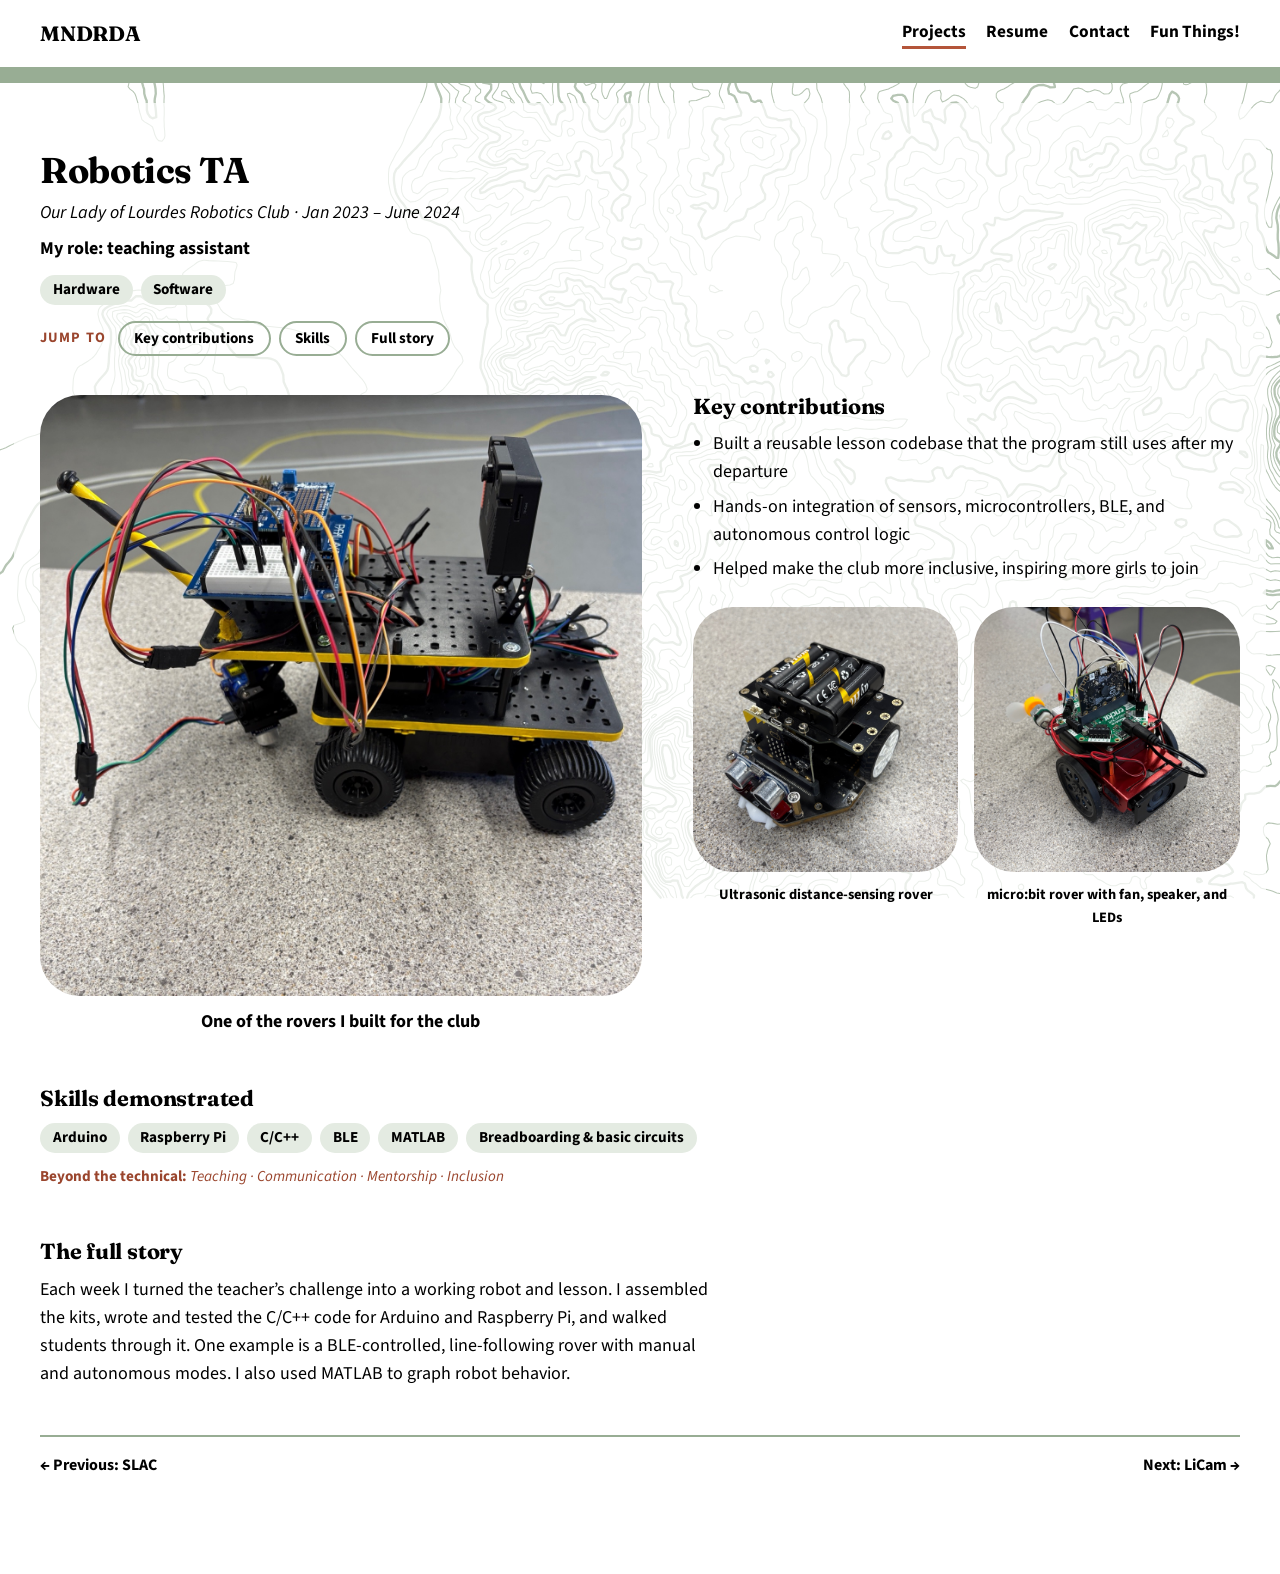
<file: robotics-ta.html>
<!DOCTYPE html>
<html lang="en">
<head>
  <meta charset="utf-8">
  <meta name="viewport" content="width=device-width, initial-scale=1">
  <title>Robotics TA | MNDRDA</title>
  <meta name="description" content="Robotics teaching assistant: building robots, writing lesson code, and teaching 20 students.">
  <meta property="og:type" content="website">
  <meta property="og:site_name" content="MNDRDA">
  <meta property="og:title" content="Robotics TA | MNDRDA">
  <meta property="og:description" content="Robotics teaching assistant: building robots, writing lesson code, and teaching 20 students.">
  <meta property="og:url" content="https://marisandrda.github.io/robotics-ta.html">
  <meta property="og:image" content="https://marisandrda.github.io/assets/og-image.jpg">
  <meta name="twitter:card" content="summary_large_image">
  <link rel="icon" href="favicon.svg" type="image/svg+xml">
  <script>document.documentElement.classList.add('js')</script>
  <link rel="preconnect" href="https://fonts.googleapis.com">
  <link rel="preconnect" href="https://fonts.gstatic.com" crossorigin>
  <link href="https://fonts.googleapis.com/css2?family=Fraunces:wght@600;700&family=Source+Sans+3:wght@400;700&display=swap" rel="stylesheet">
  <link rel="stylesheet" href="css/style.css">
  <script src="js/main.js" defer></script>
</head>
<body data-terrain="wasatch">
  <header class="site-header">
    <a class="brand" href="index.html">MNDRDA</a>
    <nav aria-label="Main">
      <a href="projects.html" aria-current="page">Projects</a>
      <a href="resume.html">Resume</a>
      <a href="contact.html">Contact</a>
      <a href="fun.html">Fun Things!</a>
    </nav>
  </header>

  <main>
    <header class="page-head reveal">
      <h1 class="page-title">Robotics TA</h1>
      <p class="meta">Our Lady of Lourdes Robotics Club &middot; Jan 2023 &ndash; June 2024</p>
      <p class="role">My role: teaching assistant</p>
      <ul class="tags"><li>Hardware</li><li>Software</li></ul>
      <nav class="page-nav" aria-label="On this page">
        <span class="page-nav__label">Jump to</span>
        <a href="#contributions">Key contributions</a>
        <a href="#skills">Skills</a>
        <a href="#story">Full story</a>      </nav>
    </header>


    <div class="split split--wide-left reveal">
      <figure>
        <div class="media-frame media-frame--square">
          <img class="media" src="assets/robotics/rover-2.jpg" alt="A four-wheeled rover with two black chassis plates edged in yellow, a breadboard and microcontroller shield on top, a camera on a bracket, a small servo-mounted sensor, and loose colored jumper wires" width="1400" height="1400">
        </div>
        <figcaption>One of the rovers I built for the club</figcaption>
      </figure>
      <div id="contributions">
        <h2 class="section-title">Key contributions</h2>
        <ul class="highlights">
          <li>Built a reusable lesson codebase that the program still uses after my departure</li>
          <li>Hands-on integration of sensors, microcontrollers, BLE, and autonomous control logic</li>
          <li>Helped make the club more inclusive, inspiring more girls to join</li>
        </ul>
        <div class="figure-row figure-row--rovers">
          <figure>
            <div class="media-frame media-frame--square">
              <img class="media" src="assets/robotics/rover-1.jpg" alt="A small black two-wheeled rover with a micro:bit on a slot-in board, an ultrasonic distance sensor on the front, and a four-AA battery holder on top" width="1400" height="1400">
            </div>
            <figcaption>Ultrasonic distance-sensing rover</figcaption>
          </figure>
          <figure>
            <div class="media-frame media-frame--square">
              <img class="media" src="assets/robotics/rover-3.jpg" alt="A red two-wheeled rover carrying a micro:bit on a Crickit board, with a small fan motor, a speaker, an LED, and wiring" width="1400" height="1400">
            </div>
            <figcaption>micro:bit rover with fan, speaker, and LEDs</figcaption>
          </figure>
        </div>
      </div>
    </div>

    <section class="section reveal" id="skills">
      <h2 class="section-title">Skills demonstrated</h2>
      <ul class="tags">
        <li>Arduino</li>
        <li>Raspberry Pi</li>
        <li>C/C++</li>
        <li>BLE</li>
        <li>MATLAB</li>
        <li>Breadboarding &amp; basic circuits</li>
      </ul>
      <p class="softskills"><strong>Beyond the technical:</strong> Teaching &middot; Communication &middot; Mentorship &middot; Inclusion</p>
    </section>

    <section class="section prose reveal" id="story">
      <h2 class="section-title">The full story</h2>
      <p>Each week I turned the teacher&rsquo;s challenge into a working robot and lesson. I assembled the kits, wrote and tested the C/C++ code for Arduino and Raspberry Pi, and walked students through it. One example is a BLE-controlled, line-following rover with manual and autonomous modes. I also used MATLAB to graph robot behavior.</p>
    </section>

    <nav class="pager" aria-label="More projects">
      <a href="slac.html">&larr; Previous: SLAC</a>
      <a href="licam.html">Next: LiCam &rarr;</a>
    </nav>
  </main>
</body>
</html>
</file>
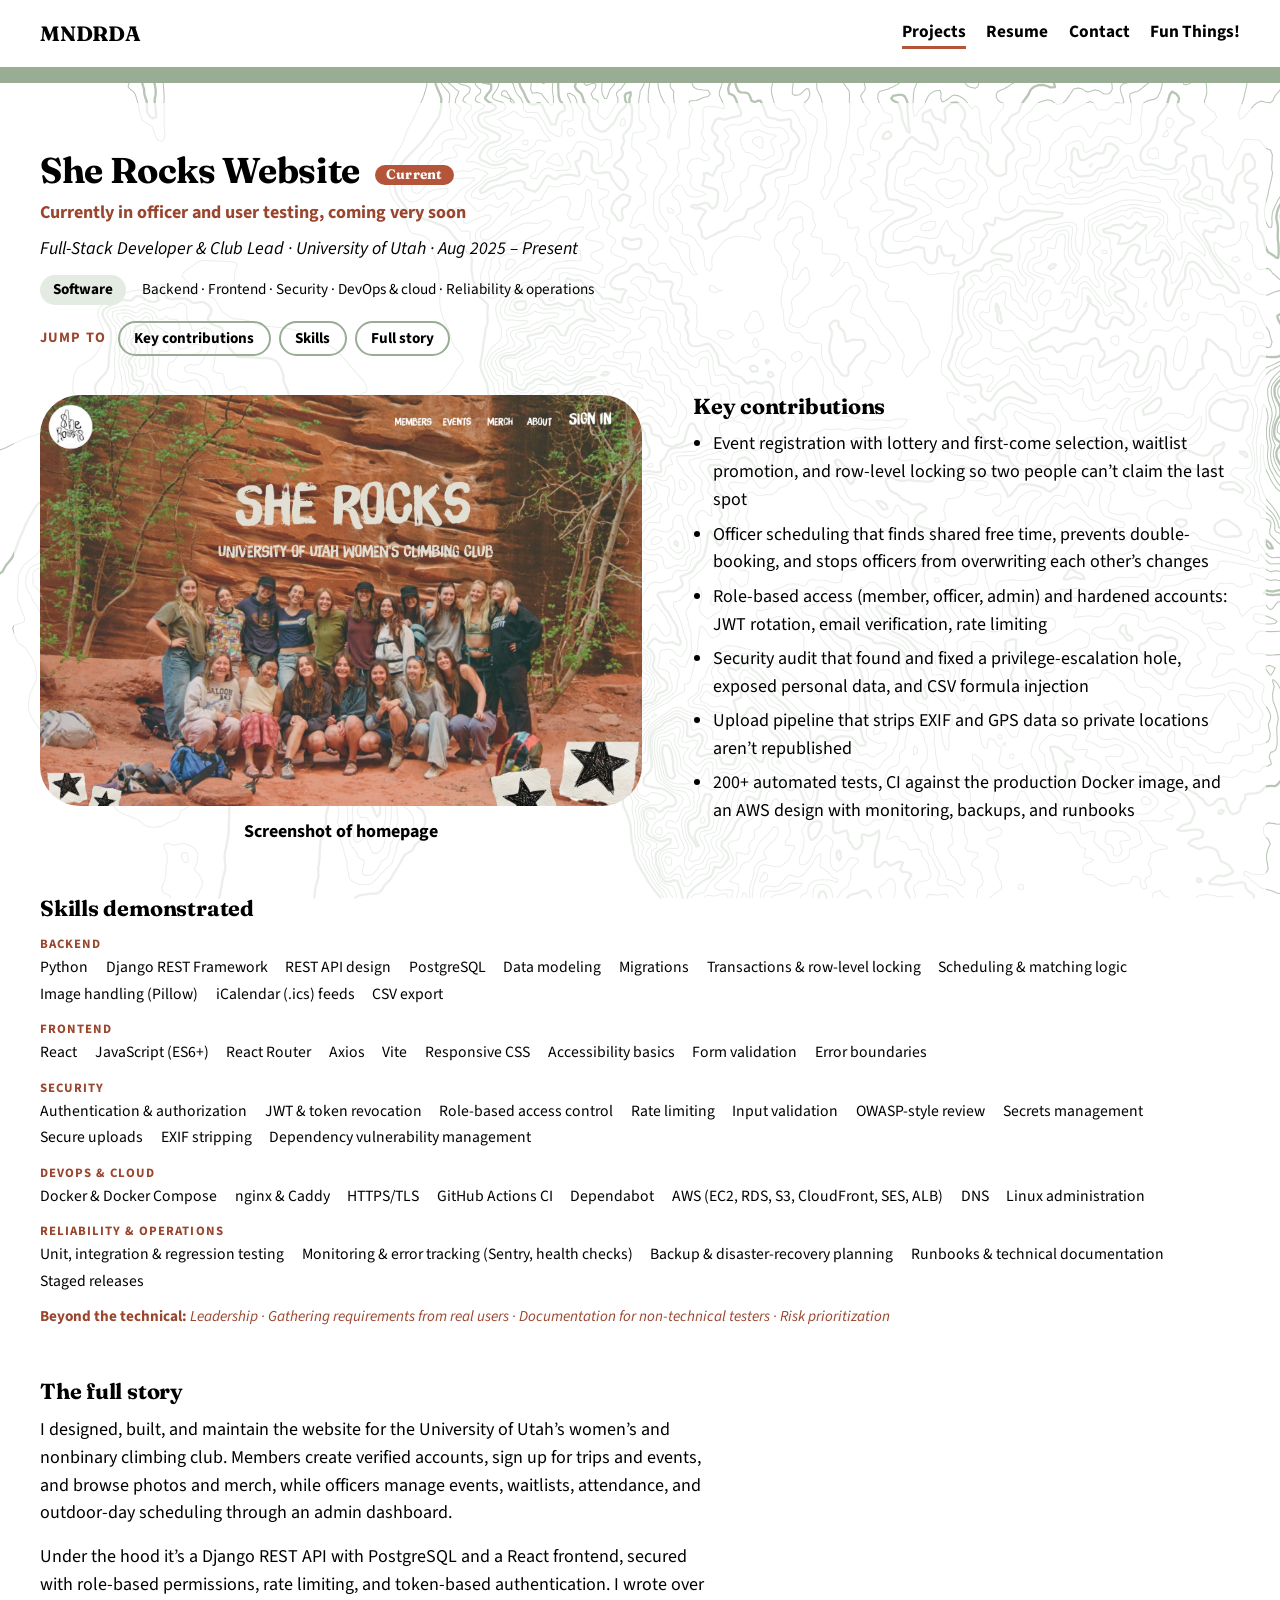
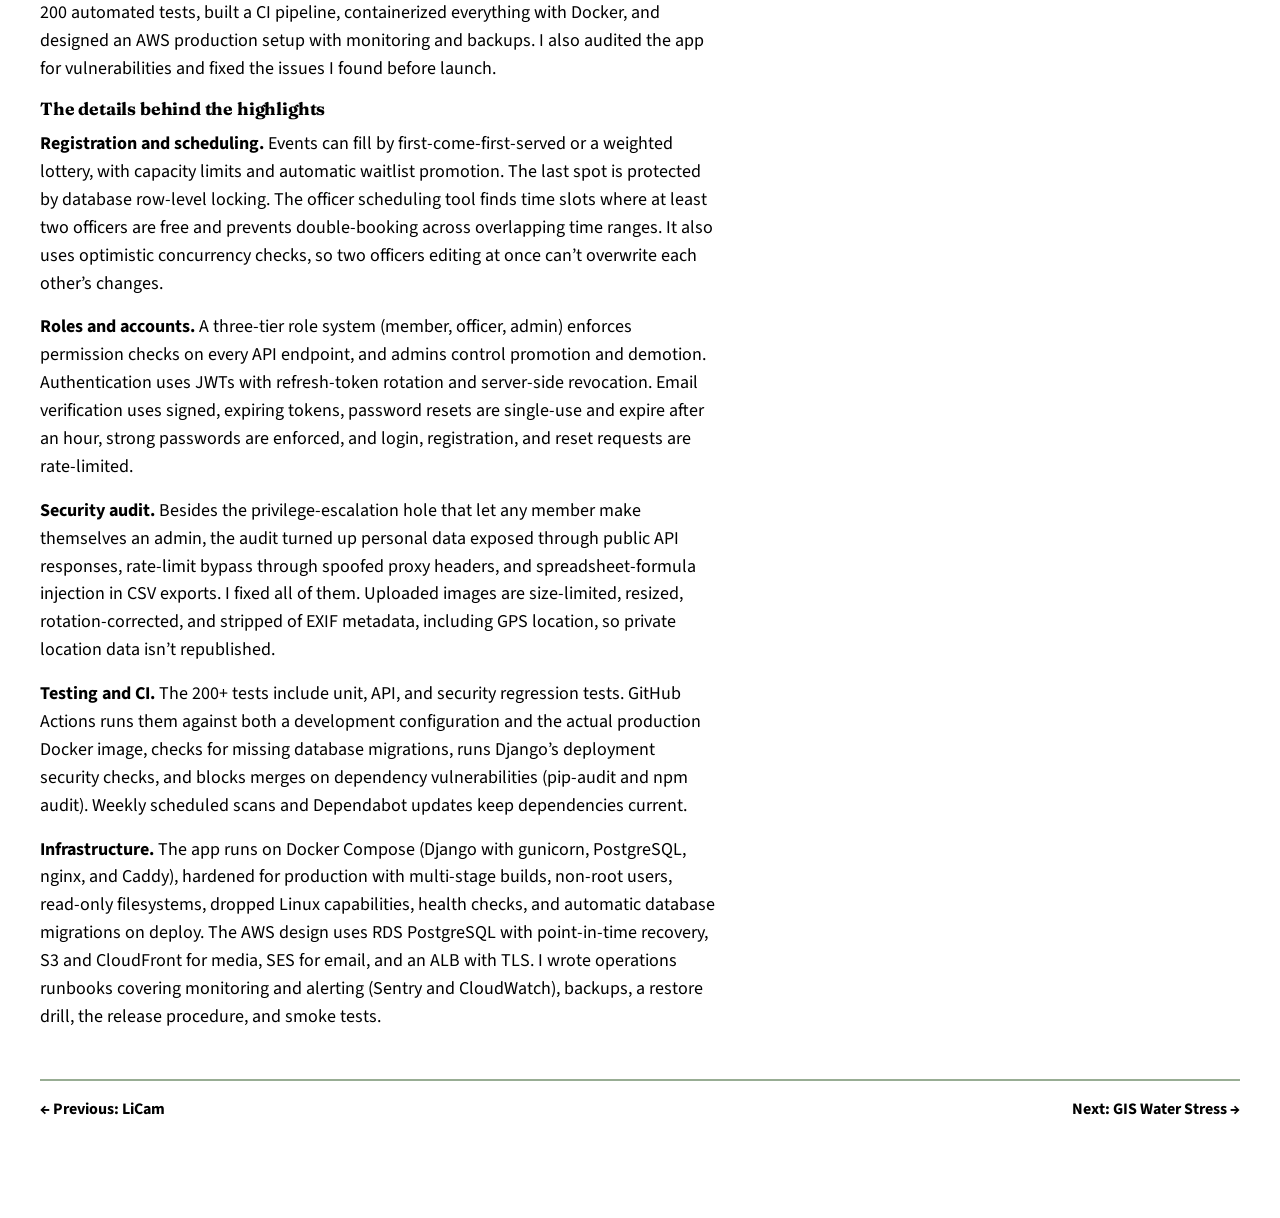
<file: she-rocks.html>
<!DOCTYPE html>
<html lang="en">
<head>
  <meta charset="utf-8">
  <meta name="viewport" content="width=device-width, initial-scale=1">
  <title>She Rocks | MNDRDA</title>
  <meta name="description" content="She Rocks web platform: a full-stack Django, React, and PostgreSQL app for event sign-ups, officer scheduling, and admin for a 150-member climbing club.">
  <meta property="og:type" content="website">
  <meta property="og:site_name" content="MNDRDA">
  <meta property="og:title" content="She Rocks | MNDRDA">
  <meta property="og:description" content="She Rocks web platform: a full-stack Django, React, and PostgreSQL app for event sign-ups, officer scheduling, and admin for a 150-member climbing club.">
  <meta property="og:url" content="https://marisandrda.github.io/she-rocks.html">
  <meta property="og:image" content="https://marisandrda.github.io/assets/og-image.jpg">
  <meta name="twitter:card" content="summary_large_image">
  <link rel="icon" href="favicon.svg" type="image/svg+xml">
  <script>document.documentElement.classList.add('js')</script>
  <link rel="preconnect" href="https://fonts.googleapis.com">
  <link rel="preconnect" href="https://fonts.gstatic.com" crossorigin>
  <link href="https://fonts.googleapis.com/css2?family=Fraunces:wght@600;700&family=Source+Sans+3:wght@400;700&display=swap" rel="stylesheet">
  <link rel="stylesheet" href="css/style.css">
  <script src="js/main.js" defer></script>
</head>
<body data-terrain="wasatch">
  <header class="site-header">
    <a class="brand" href="index.html">MNDRDA</a>
    <nav aria-label="Main">
      <a href="projects.html" aria-current="page">Projects</a>
      <a href="resume.html">Resume</a>
      <a href="contact.html">Contact</a>
      <a href="fun.html">Fun Things!</a>
    </nav>
  </header>

  <main>
    <header class="page-head reveal">
      <!-- When the site is live: add the real URL as a link here and drop the status line -->
      <h1 class="page-title">She Rocks Website <span class="badge badge--inline">Current</span></h1>
      <p class="status">Currently in officer and user testing, coming very soon</p>
      <p class="meta">Full-Stack Developer &amp; Club Lead &middot; University of Utah &middot; Aug 2025 &ndash; Present</p>
      <ul class="tags"><li>Software</li><li class="tag--plain">Backend &middot; Frontend &middot; Security &middot; DevOps &amp; cloud &middot; Reliability &amp; operations</li></ul>
      <nav class="page-nav" aria-label="On this page">
        <span class="page-nav__label">Jump to</span>
        <a href="#contributions">Key contributions</a>
        <a href="#skills">Skills</a>
        <a href="#story">Full story</a>
      </nav>
    </header>


    <div class="split split--wide-left reveal">
      <figure>
        <div class="media-frame media-frame--site">
          <img class="media" src="assets/she-rocks/home.jpg" alt="The She Rocks homepage: a group of about 18 smiling women posed in front of a red sandstone canyon wall, with the title &ldquo;She Rocks, University of Utah Women&rsquo;s Climbing Club&rdquo; and a menu for Members, Events, Merch, About, and Sign In" width="1700" height="1163">
        </div>
        <figcaption>Screenshot of homepage</figcaption>
      </figure>
      <div id="contributions">
        <h2 class="section-title">Key contributions</h2>
        <ul class="highlights">
          <li>Event registration with lottery and first-come selection, waitlist promotion, and row-level locking so two people can&rsquo;t claim the last spot</li>
          <li>Officer scheduling that finds shared free time, prevents double-booking, and stops officers from overwriting each other&rsquo;s changes</li>
          <li>Role-based access (member, officer, admin) and hardened accounts: JWT rotation, email verification, rate limiting</li>
          <li>Security audit that found and fixed a privilege-escalation hole, exposed personal data, and CSV formula injection</li>
          <li>Upload pipeline that strips EXIF and GPS data so private locations aren&rsquo;t republished</li>
          <li>200+ automated tests, CI against the production Docker image, and an AWS design with monitoring, backups, and runbooks</li>
        </ul>
      </div>
    </div>

    <section class="section reveal" id="skills">
      <h2 class="section-title">Skills demonstrated</h2>
      <div class="skill-list">
        <h3>Backend</h3>
        <ul class="tags tags--skills">
          <li>Python</li><li>Django REST Framework</li><li>REST API design</li><li>PostgreSQL</li><li>Data modeling</li><li>Migrations</li><li>Transactions &amp; row-level locking</li><li>Scheduling &amp; matching logic</li><li>Image handling (Pillow)</li><li>iCalendar (.ics) feeds</li><li>CSV export</li>
        </ul>
        <h3>Frontend</h3>
        <ul class="tags tags--skills">
          <li>React</li><li>JavaScript (ES6+)</li><li>React Router</li><li>Axios</li><li>Vite</li><li>Responsive CSS</li><li>Accessibility basics</li><li>Form validation</li><li>Error boundaries</li>
        </ul>
        <h3>Security</h3>
        <ul class="tags tags--skills">
          <li>Authentication &amp; authorization</li><li>JWT &amp; token revocation</li><li>Role-based access control</li><li>Rate limiting</li><li>Input validation</li><li>OWASP-style review</li><li>Secrets management</li><li>Secure uploads</li><li>EXIF stripping</li><li>Dependency vulnerability management</li>
        </ul>
        <h3>DevOps &amp; cloud</h3>
        <ul class="tags tags--skills">
          <li>Docker &amp; Docker Compose</li><li>nginx &amp; Caddy</li><li>HTTPS/TLS</li><li>GitHub Actions CI</li><li>Dependabot</li><li>AWS (EC2, RDS, S3, CloudFront, SES, ALB)</li><li>DNS</li><li>Linux administration</li>
        </ul>
        <h3>Reliability &amp; operations</h3>
        <ul class="tags tags--skills">
          <li>Unit, integration &amp; regression testing</li><li>Monitoring &amp; error tracking (Sentry, health checks)</li><li>Backup &amp; disaster-recovery planning</li><li>Runbooks &amp; technical documentation</li><li>Staged releases</li>
        </ul>
      </div>
      <p class="softskills"><strong>Beyond the technical:</strong> Leadership &middot; Gathering requirements from real users &middot; Documentation for non-technical testers &middot; Risk prioritization</p>
    </section>

    <section class="section prose reveal" id="story">
      <h2 class="section-title">The full story</h2>
      <p>I designed, built, and maintain the website for the University of Utah&rsquo;s women&rsquo;s and nonbinary climbing club. Members create verified accounts, sign up for trips and events, and browse photos and merch, while officers manage events, waitlists, attendance, and outdoor-day scheduling through an admin dashboard.</p>
      <p>Under the hood it&rsquo;s a Django REST API with PostgreSQL and a React frontend, secured with role-based permissions, rate limiting, and token-based authentication. I wrote over 200 automated tests, built a CI pipeline, containerized everything with Docker, and designed an AWS production setup with monitoring and backups. I also audited the app for vulnerabilities and fixed the issues I found before launch.</p>

      <h3>The details behind the highlights</h3>
      <p><strong>Registration and scheduling.</strong> Events can fill by first-come-first-served or a weighted lottery, with capacity limits and automatic waitlist promotion. The last spot is protected by database row-level locking. The officer scheduling tool finds time slots where at least two officers are free and prevents double-booking across overlapping time ranges. It also uses optimistic concurrency checks, so two officers editing at once can&rsquo;t overwrite each other&rsquo;s changes.</p>
      <p><strong>Roles and accounts.</strong> A three-tier role system (member, officer, admin) enforces permission checks on every API endpoint, and admins control promotion and demotion. Authentication uses JWTs with refresh-token rotation and server-side revocation. Email verification uses signed, expiring tokens, password resets are single-use and expire after an hour, strong passwords are enforced, and login, registration, and reset requests are rate-limited.</p>
      <p><strong>Security audit.</strong> Besides the privilege-escalation hole that let any member make themselves an admin, the audit turned up personal data exposed through public API responses, rate-limit bypass through spoofed proxy headers, and spreadsheet-formula injection in CSV exports. I fixed all of them. Uploaded images are size-limited, resized, rotation-corrected, and stripped of EXIF metadata, including GPS location, so private location data isn&rsquo;t republished.</p>
      <p><strong>Testing and CI.</strong> The 200+ tests include unit, API, and security regression tests. GitHub Actions runs them against both a development configuration and the actual production Docker image, checks for missing database migrations, runs Django&rsquo;s deployment security checks, and blocks merges on dependency vulnerabilities (pip-audit and npm audit). Weekly scheduled scans and Dependabot updates keep dependencies current.</p>
      <p><strong>Infrastructure.</strong> The app runs on Docker Compose (Django with gunicorn, PostgreSQL, nginx, and Caddy), hardened for production with multi-stage builds, non-root users, read-only filesystems, dropped Linux capabilities, health checks, and automatic database migrations on deploy. The AWS design uses RDS PostgreSQL with point-in-time recovery, S3 and CloudFront for media, SES for email, and an ALB with TLS. I wrote operations runbooks covering monitoring and alerting (Sentry and CloudWatch), backups, a restore drill, the release procedure, and smoke tests.</p>
    </section>

    <nav class="pager" aria-label="More projects">
      <a href="licam.html">&larr; Previous: LiCam</a>
      <a href="gis.html">Next: GIS Water Stress &rarr;</a>
    </nav>
  </main>
</body>
</html>
</file>
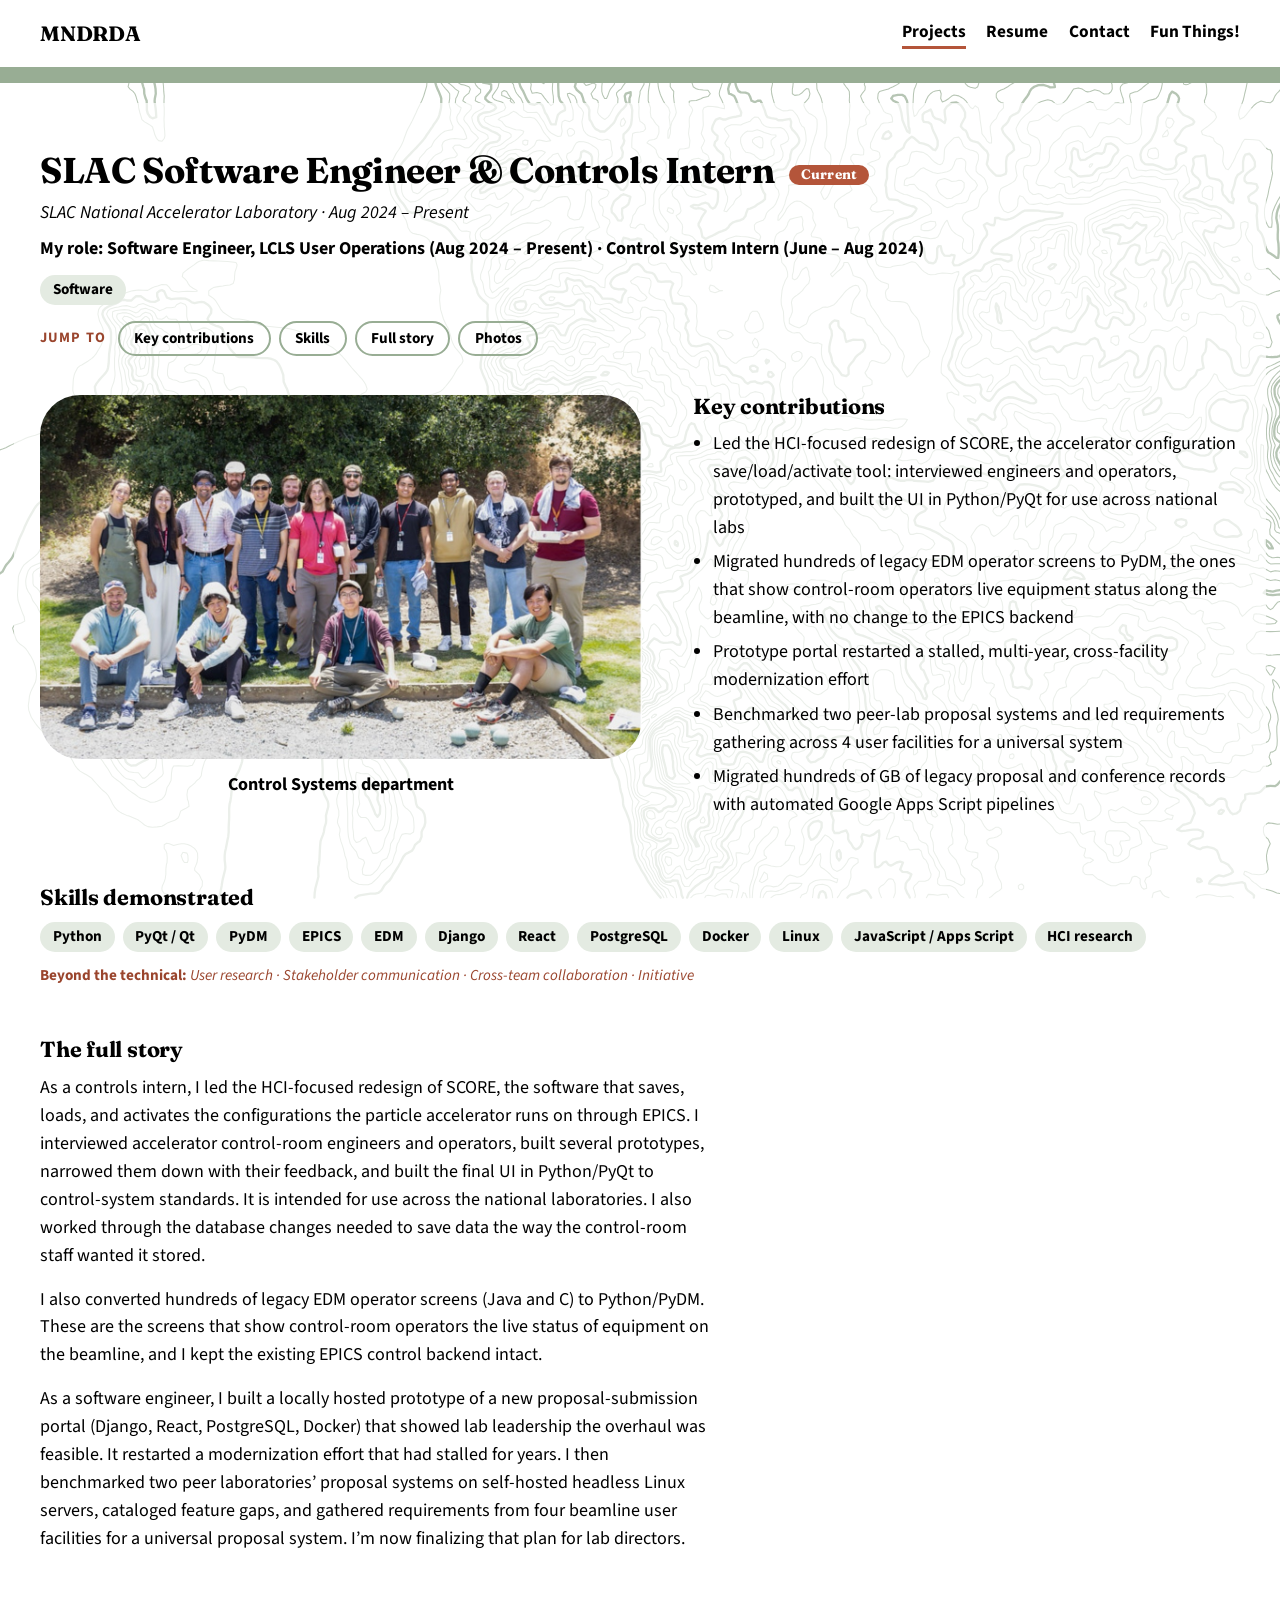
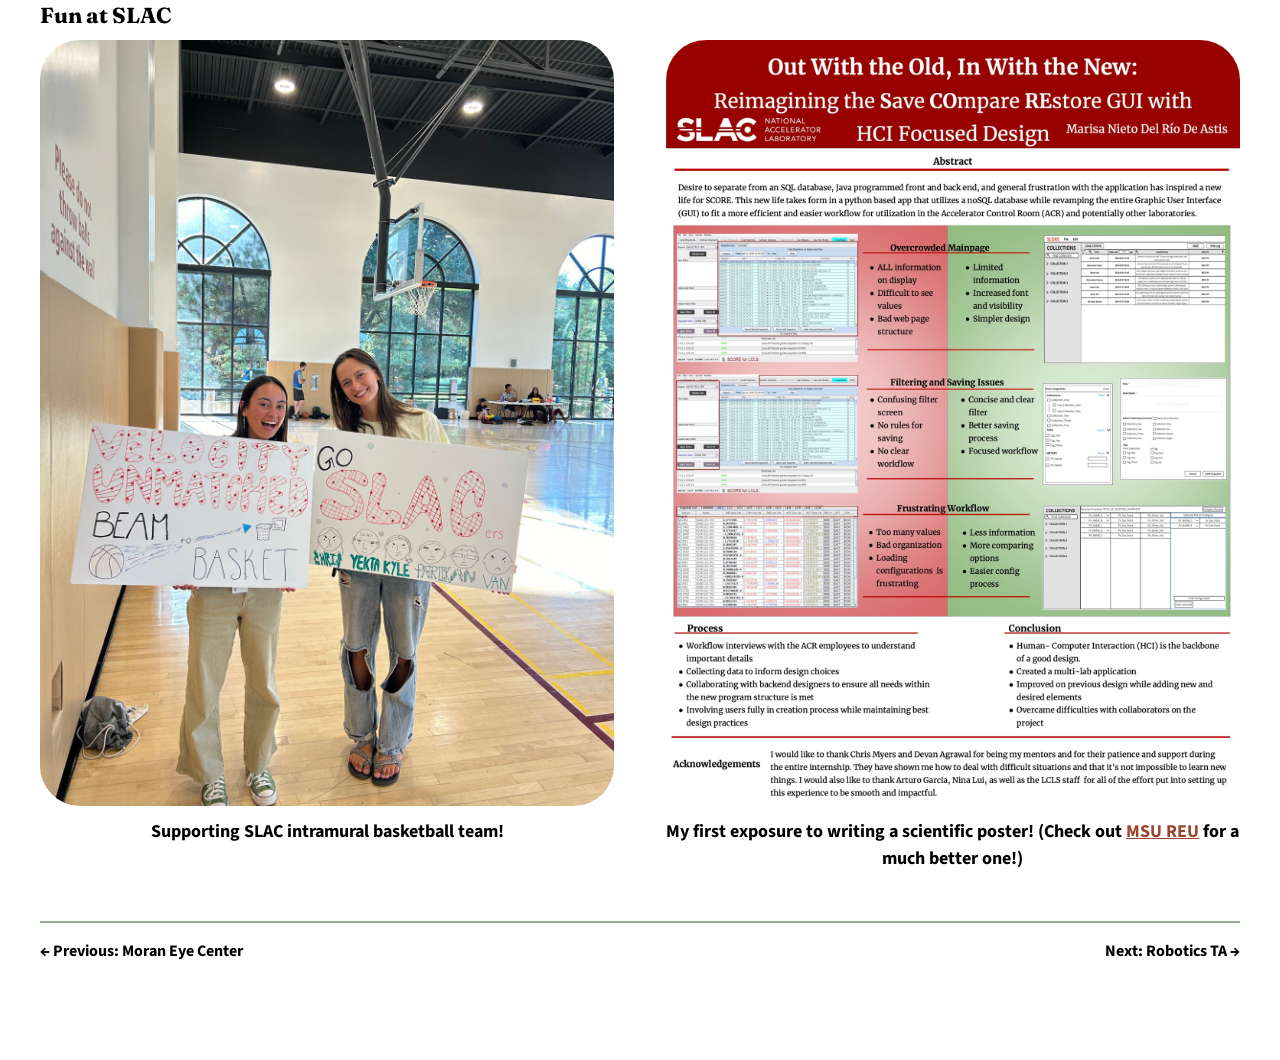
<file: slac.html>
<!DOCTYPE html>
<html lang="en">
<head>
  <meta charset="utf-8">
  <meta name="viewport" content="width=device-width, initial-scale=1">
  <title>SLAC Software Engineer &amp; Controls Intern | MNDRDA</title>
  <meta name="description" content="SLAC National Accelerator Laboratory: modernizing control-system screens and building a new proposal portal for LCLS users.">
  <meta property="og:type" content="website">
  <meta property="og:site_name" content="MNDRDA">
  <meta property="og:title" content="SLAC Software Engineer &amp; Controls Intern | MNDRDA">
  <meta property="og:description" content="SLAC National Accelerator Laboratory: modernizing control-system screens and building a new proposal portal for LCLS users.">
  <meta property="og:url" content="https://marisandrda.github.io/slac.html">
  <meta property="og:image" content="https://marisandrda.github.io/assets/og-image.jpg">
  <meta name="twitter:card" content="summary_large_image">
  <link rel="icon" href="favicon.svg" type="image/svg+xml">
  <script>document.documentElement.classList.add('js')</script>
  <link rel="preconnect" href="https://fonts.googleapis.com">
  <link rel="preconnect" href="https://fonts.gstatic.com" crossorigin>
  <link href="https://fonts.googleapis.com/css2?family=Fraunces:wght@600;700&family=Source+Sans+3:wght@400;700&display=swap" rel="stylesheet">
  <link rel="stylesheet" href="css/style.css">
  <script src="js/main.js" defer></script>
</head>
<body data-terrain="wasatch">
  <header class="site-header">
    <a class="brand" href="index.html">MNDRDA</a>
    <nav aria-label="Main">
      <a href="projects.html" aria-current="page">Projects</a>
      <a href="resume.html">Resume</a>
      <a href="contact.html">Contact</a>
      <a href="fun.html">Fun Things!</a>
    </nav>
  </header>

  <main>
    <header class="page-head reveal">
      <h1 class="page-title">SLAC Software Engineer &amp; Controls Intern <span class="badge badge--inline">Current</span></h1>
      <p class="meta">SLAC National Accelerator Laboratory &middot; Aug 2024 &ndash; Present</p>
      <p class="role">My role: Software Engineer, LCLS User Operations (Aug 2024 &ndash; Present) &middot; Control System Intern (June &ndash; Aug 2024)</p>
      <ul class="tags"><li>Software</li></ul>
      <nav class="page-nav" aria-label="On this page">
        <span class="page-nav__label">Jump to</span>
        <a href="#contributions">Key contributions</a>
        <a href="#skills">Skills</a>
        <a href="#story">Full story</a>
        <a href="#photos">Photos</a>
      </nav>
    </header>


    <div class="split split--wide-left reveal">
      <figure>
        <div class="media-frame media-frame--team">
          <img class="media" src="assets/slac/department.jpg" alt="About a dozen colleagues in casual summer clothes and lanyards, standing and sitting together outdoors on a gravel bocce court with trees behind them" width="1282" height="776">
        </div>
        <figcaption>Control Systems department</figcaption>
      </figure>
      <div id="contributions">
        <h2 class="section-title">Key contributions</h2>
        <ul class="highlights">
          <li>Led the HCI-focused redesign of SCORE, the accelerator configuration save/load/activate tool: interviewed engineers and operators, prototyped, and built the UI in Python/PyQt for use across national labs</li>
          <li>Migrated hundreds of legacy EDM operator screens to PyDM, the ones that show control-room operators live equipment status along the beamline, with no change to the EPICS backend</li>
          <li>Prototype portal restarted a stalled, multi-year, cross-facility modernization effort</li>
          <li>Benchmarked two peer-lab proposal systems and led requirements gathering across 4 user facilities for a universal system</li>
          <li>Migrated hundreds of GB of legacy proposal and conference records with automated Google Apps Script pipelines</li>
        </ul>
      </div>
    </div>

    <section class="section reveal" id="skills">
      <h2 class="section-title">Skills demonstrated</h2>
      <ul class="tags">
        <li>Python</li>
        <li>PyQt / Qt</li>
        <li>PyDM</li>
        <li>EPICS</li>
        <li>EDM</li>
        <li>Django</li>
        <li>React</li>
        <li>PostgreSQL</li>
        <li>Docker</li>
        <li>Linux</li>
        <li>JavaScript / Apps Script</li>
        <li>HCI research</li>
      </ul>
      <p class="softskills"><strong>Beyond the technical:</strong> User research &middot; Stakeholder communication &middot; Cross-team collaboration &middot; Initiative</p>
    </section>

    <section class="section prose reveal" id="story">
      <h2 class="section-title">The full story</h2>
      <p>As a controls intern, I led the HCI-focused redesign of SCORE, the software that saves, loads, and activates the configurations the particle accelerator runs on through EPICS. I interviewed accelerator control-room engineers and operators, built several prototypes, narrowed them down with their feedback, and built the final UI in Python/PyQt to control-system standards. It is intended for use across the national laboratories. I also worked through the database changes needed to save data the way the control-room staff wanted it stored.</p>
      <p>I also converted hundreds of legacy EDM operator screens (Java and C) to Python/PyDM. These are the screens that show control-room operators the live status of equipment on the beamline, and I kept the existing EPICS control backend intact.</p>
      <p>As a software engineer, I built a locally hosted prototype of a new proposal-submission portal (Django, React, PostgreSQL, Docker) that showed lab leadership the overhaul was feasible. It restarted a modernization effort that had stalled for years. I then benchmarked two peer laboratories&rsquo; proposal systems on self-hosted headless Linux servers, cataloged feature gaps, and gathered requirements from four beamline user facilities for a universal proposal system. I&rsquo;m now finalizing that plan for lab directors.</p>
    </section>

    <section class="section reveal" id="photos">
      <h2 class="section-title">Fun at SLAC</h2>
      <div class="figure-row">
        <figure>
          <div class="media-frame media-frame--portrait">
            <img class="media" src="assets/slac/basketball.jpg" alt="Two smiling colleagues in a gym holding hand-drawn signs: one reads &ldquo;Velocity unmatched, beam to basket&rdquo; and the other reads &ldquo;Go SLACers&rdquo;" width="1200" height="1600" loading="lazy">
          </div>
          <figcaption>Supporting SLAC intramural basketball team!</figcaption>
        </figure>
        <figure>
          <a class="media-frame media-frame--portrait" href="assets/slac/poster.jpg" target="_blank" rel="noopener" aria-label="Open the poster full size in a new tab">
            <img class="media media--contain" src="assets/slac/poster.jpg" alt="My SLAC internship poster, &ldquo;Out With the Old, In With the New: Reimagining the Save COmpare REstore GUI with HCI Focused Design&rdquo;, with a red title banner and before-and-after comparisons of the old and redesigned SCORE screens" width="1500" height="2000" loading="lazy">
          </a>
          <figcaption>My first exposure to writing a scientific poster! (Check out <a href="reu.html">MSU REU</a> for a much better one!)</figcaption>
        </figure>
      </div>
    </section>

    <nav class="pager" aria-label="More projects">
      <a href="moran.html">&larr; Previous: Moran Eye Center</a>
      <a href="robotics-ta.html">Next: Robotics TA &rarr;</a>
    </nav>
  </main>
</body>
</html>
</file>
<file: css/style.css>
/* MNDRDA portfolio — shared styles */

:root {
  --sage: #98ad94;
  --sage-dark: #7f967b;
  --sage-light: #e4ebe2;
  --page-width: 1200px;
  --font-display: "Fraunces", Georgia, "Times New Roman", serif;
  --accent: #b4553a; /* terracotta */
  --accent-dark: #9a452d;
  --accent-tint: #faf3f0;
  --ink: #000;
  --bg: #fff;
  --radius-lg: 3.5rem;
  --radius-md: 2.5rem;
  --gutter: clamp(1rem, 2vw, 1.75rem);
}

* {
  box-sizing: border-box;
}

html {
  scroll-behavior: smooth;
  scroll-padding-top: 6rem;
}

body {
  margin: 0;
  background: var(--bg);
  color: var(--ink);
  font-family: "Source Sans 3", "Source Sans Pro", system-ui, sans-serif;
  font-size: 1.125rem;
  line-height: 1.55;
}

a {
  color: inherit;
}

img {
  max-width: 100%;
  display: block;
}

/* ---------- Header ---------- */

.site-header {
  display: flex;
  align-items: center;
  justify-content: space-between;
  flex-wrap: wrap;
  gap: 0.5rem 1.5rem;
  padding: 1.1rem max(var(--gutter), calc((100% - var(--page-width)) / 2));
  position: sticky;
  top: 0;
  z-index: 50;
  background: var(--bg);
  border-bottom: 1rem solid var(--sage);
  transition: box-shadow 0.2s ease;
}

.brand {
  font-size: clamp(1.3rem, 1.6vw, 1.6rem);
  font-weight: 700;
  text-decoration: none;
}

.site-header nav {
  display: flex;
  flex-wrap: wrap;
  gap: 0.25rem clamp(1rem, 1.6vw, 1.75rem);
}

.site-header nav a {
  font-size: clamp(1.05rem, 1.35vw, 1.3rem);
  font-weight: 700;
  text-decoration: none;
  border-bottom: 3px solid transparent;
}

.site-header nav a:hover,
.site-header nav a[aria-current="page"] {
  border-bottom-color: var(--accent);
}

/* ---------- Page layout ---------- */

/* Soft frosted panel so the contour lines never compete with the text */
main {
  max-width: calc(var(--page-width) + 2 * var(--gutter));
  margin: 1.25rem auto 2rem;
  padding: clamp(1.5rem, 4vw, 3rem) var(--gutter) 4rem;
  background: rgba(255, 255, 255, 0.72);
  border-radius: 2rem;
}

/* Home page: start the intro higher so the Projects heading is closer to the first screen */
main:has(> .hero) {
  padding-top: 1rem;
}

@media (max-width: 800px) {
  main {
    margin-top: 0;
    border-radius: 0;
  }
}

h1,
h2,
h3 {
  margin: 0;
  line-height: 1.1;
}

h1 {
  font-size: clamp(2rem, 3.4vw, 3rem);
  font-weight: 700;
}

h2 {
  font-size: clamp(1.5rem, 2.4vw, 2.2rem);
  font-weight: 700;
}

h3 {
  font-size: clamp(1.1rem, 1.3vw, 1.3rem);
  font-weight: 700;
}

.subtitle {
  margin: 0.5rem 0 0;
  font-size: clamp(1.1rem, 1.6vw, 1.45rem);
}

.page-head {
  margin-bottom: clamp(1.5rem, 3vw, 2.5rem);
}

.section + .section,
.split + .section {
  margin-top: clamp(2rem, 4vw, 3.5rem);
}

.split {
  display: grid;
  grid-template-columns: minmax(0, 1fr) minmax(0, 1fr);
  gap: clamp(1.5rem, 4vw, 4rem);
  align-items: start;
}

.split--wide-left {
  grid-template-columns: minmax(0, 1.1fr) minmax(0, 1fr);
}

.prose {
  max-width: 75ch;
}

.prose p {
  margin: 0 0 1rem;
}

.meta {
  margin: 0.5rem 0 0;
  font-style: italic;
}

.tagline {
  font-weight: 700;
}

.highlights {
  margin: 0 0 1rem;
  padding-left: 1.25rem;
}

.highlights li {
  margin-bottom: 0.4rem;
}

.tech {
  margin-top: 1rem;
}

.prose h2,
.prose h3 {
  margin-bottom: 0.75rem;
}

/* ---------- Placeholder boxes (swap for <img>/<video> later) ---------- */

.ph {
  display: grid;
  place-items: center;
  padding: 1rem;
  text-align: center;
  font-weight: 700;
  background: var(--sage);
  border-radius: var(--radius-md);
}

.ph--large {
  border-radius: var(--radius-lg);
}

.ph--4x3 {
  aspect-ratio: 4 / 3;
}

.ph--3x2 {
  aspect-ratio: 3 / 2;
}

.ph--wide {
  aspect-ratio: 16 / 7;
}

.ph--tall {
  aspect-ratio: 4 / 5;
}

.ph--square {
  aspect-ratio: 1;
}

/* Real media dropped in place of a placeholder */
.media {
  width: 100%;
  height: 100%;
  object-fit: cover;
  border-radius: var(--radius-md);
}

figure {
  margin: 0;
}

figcaption {
  margin-top: 0.75rem;
  font-weight: 700;
  text-align: center;
}

.figure-row {
  display: grid;
  grid-template-columns: repeat(auto-fit, minmax(220px, 1fr));
  gap: clamp(1.5rem, 4vw, 4rem);
}

/* ---------- Project cards ---------- */

.card-grid {
  display: grid;
  grid-template-columns: repeat(auto-fill, minmax(min(100%, 280px), 1fr));
  gap: clamp(1.25rem, 3vw, 2.5rem);
  margin-top: 1.5rem;
}

.proj {
  display: flex;
  flex-direction: column;
  text-decoration: none;
}

/* Summary sits under the image; it takes the spare height so every card's tags line up */
.proj__desc {
  flex: 1 0 auto;
  margin: 0.75rem 0 0;
}

.proj h3 {
  display: flex;
  align-items: flex-end;
  min-height: 2.6em;
  margin-bottom: 0.75rem;
}

.proj .ph,
.proj .media-frame {
  aspect-ratio: 4 / 3;
  transition: transform 0.2s ease, background 0.2s ease;
}

.proj:hover .ph,
.proj:focus-visible .ph {
  transform: translateY(-6px);
  background: var(--sage-dark);
}

.proj:hover .media-frame,
.proj:focus-visible .media-frame {
  transform: translateY(-6px);
}

.proj__frame--white {
  background: #fff;
}

/* Letterboxed images (Moran diagram, GIS map) get a thin edge so the frame still reads against the page */
.proj .media-frame:has(.media--contain) {
  border: 1px solid #d6e0d3;
}

.more-link {
  display: inline-block;
  margin-top: 1.25rem;
  color: var(--accent-dark);
  font-weight: 700;
  text-decoration: none;
}

.more-link:hover,
.more-link:focus-visible {
  text-decoration: underline;
}

.card-grid--tiles {
  grid-template-columns: repeat(auto-fit, minmax(min(100%, 220px), 1fr));
}

.heading-note {
  margin-left: 0.75rem;
  font-size: 1.1rem;
  font-weight: 400;
}

/* ---------- Home ---------- */

.hero {
  display: grid;
  grid-template-columns: minmax(0, 1fr) 300px;
  gap: clamp(1.5rem, 5vw, 4rem);
  align-items: center;
  margin-bottom: clamp(1rem, 2vw, 1.5rem);
}

.hero__side {
  width: 100%;
  max-width: 300px;
  justify-self: end;
}

.hero__photo {
  width: 100%;
  aspect-ratio: 4 / 5;
}

.hero__side .availability {
  margin-top: 1rem;
  font-size: 1rem;
}

.hero__side .intro__links {
  margin-top: 1rem;
}

.hero__bio {
  max-width: 80ch;
  margin-top: 1.5rem;
  /* Nudged down for breathing room without shifting the name, degrees or photo */
  position: relative;
  top: 1.75rem;
}

.hero__bio p {
  margin: 0 0 1rem;
}

/* Flip card: professional photo in front, a random "fun" photo behind */
.flip {
  position: relative;
  border-radius: var(--radius-lg);
  perspective: 1200px;
}

.flip__inner {
  position: absolute;
  inset: 0;
  transform-style: preserve-3d;
  transition: transform 0.7s cubic-bezier(0.2, 0.7, 0.2, 1);
}

.flip__face {
  position: absolute;
  inset: 0;
  width: 100%;
  height: 100%;
  object-fit: cover;
  border-radius: var(--radius-lg);
  box-shadow: 0 10px 30px rgba(0, 0, 0, 0.15);
  backface-visibility: hidden;
  -webkit-backface-visibility: hidden;
}

.flip__back {
  transform: rotateY(180deg);
}

/* Flipping only exists when the script is running */
.js .flip {
  cursor: pointer;
}

.js .flip.is-flipped .flip__inner {
  transform: rotateY(180deg);
}

@media (hover: hover) {
  .js .flip:hover .flip__inner {
    transform: rotateY(180deg);
  }
}

@media (prefers-reduced-motion: reduce) {
  .flip__inner {
    transition: none;
  }

  .js .flip.is-flipped .flip__inner,
  .js .flip:hover .flip__inner {
    transform: none;
  }

  .flip__back {
    transform: none;
    opacity: 0;
    transition: opacity 0.3s ease;
  }

  .js .flip.is-flipped .flip__back,
  .js .flip:hover .flip__back {
    opacity: 1;
  }
}

.about {
  max-width: 75ch;
  margin-bottom: clamp(2.5rem, 6vw, 4.5rem);
}

.intro__links {
  display: flex;
  flex-wrap: wrap;
  gap: 0.5rem 2rem;
  margin-top: 1.25rem;
  font-weight: 700;
}

.degrees {
  margin: 1.25rem 0 0;
  padding: 0;
  list-style: none;
  font-size: clamp(1.15rem, 1.6vw, 1.4rem);
  font-weight: 700;
}

.degrees li {
  padding-left: 0.9rem;
  border-left: 0.25rem solid var(--accent);
}

.degrees li + li {
  margin-top: 0.6rem;
}

.degrees span {
  display: block;
  font-size: 1rem;
  font-weight: 400;
}

/* ---------- Contact ---------- */

.contact {
  display: grid;
  grid-template-columns: minmax(180px, 380px) minmax(0, 1fr);
  gap: clamp(1.25rem, 3vw, 2.5rem);
  align-items: center;
  margin-top: 2rem;
}

.contact__photo {
  width: 100%;
  max-width: 300px;
  aspect-ratio: 4 / 5;
}

.contact__details {
  font-size: clamp(1.05rem, 1.4vw, 1.3rem);
  font-weight: 700;
}

.contact__details p {
  margin: 0 0 1rem;
}

.contact__details ul {
  margin: 0 0 1.5rem;
  padding: 0;
  list-style: none;
}

.contact__links {
  display: flex;
  flex-wrap: wrap;
  gap: 0.5rem 3rem;
}

/* ---------- Detail-page extras ---------- */

.placeholder-note {
  font-style: italic;
  opacity: 0.7;
}

.resume-frame {
  display: block;
  width: 100%;
  height: auto;
  aspect-ratio: 8.5 / 11;
  border: 0.5rem solid var(--sage);
  border-radius: var(--radius-md);
}

.resume-actions {
  display: flex;
  flex-wrap: wrap;
  gap: 0.75rem;
  margin-top: 1rem;
}

.skill-list h2 {
  margin-top: 1.75rem;
  padding-top: 1rem;
  border-top: 1px solid var(--sage);
  font-size: clamp(1.1rem, 1.4vw, 1.3rem);
}

.skill-list h2:first-child {
  margin-top: 0;
}

.skill-list .skill-hint + h2 {
  margin-top: 1rem;
}

/* ---------- Accent, buttons, badges, tags ---------- */

[hidden] {
  display: none !important;
}

:focus-visible {
  outline: 3px solid var(--accent);
  outline-offset: 3px;
}

.btn {
  display: inline-block;
  padding: 0.5rem 1.3rem;
  background: var(--accent);
  border: 2px solid var(--accent);
  border-radius: 999px;
  color: #fff;
  font-size: 1rem;
  font-weight: 700;
  text-decoration: none;
  transition: background 0.2s ease, color 0.2s ease, transform 0.2s ease;
}

.btn:hover,
.btn:focus-visible {
  background: var(--accent-dark);
  border-color: var(--accent-dark);
  transform: translateY(-2px);
}

.btn--ghost {
  background: transparent;
  color: var(--accent-dark);
}

.btn--ghost:hover,
.btn--ghost:focus-visible {
  color: #fff;
}

.badge {
  position: absolute;
  top: 0.75rem;
  right: 0.75rem;
  padding: 0.15rem 0.7rem;
  background: var(--accent);
  border-radius: 999px;
  color: #fff;
  font-size: 0.85rem;
  font-weight: 700;
  letter-spacing: 0.02em;
}

.badge--inline {
  position: static;
  display: inline-block;
  margin-left: 0.5rem;
  vertical-align: middle;
}

.proj .ph {
  position: relative;
}

.tags {
  display: flex;
  flex-wrap: wrap;
  gap: 0.5rem;
  margin: 0.75rem 0 0;
  padding: 0;
  list-style: none;
}

.tags li {
  padding: 0.2rem 0.8rem;
  background: var(--sage-light);
  border-radius: 999px;
  font-size: 0.95rem;
  font-weight: 700;
}

/* Plain-text focus areas that sit beside the tag bubbles */
.tags .tag--plain {
  padding: 0.2rem 0 0.2rem 0.5rem;
  background: none;
  font-weight: 400;
}

.tags .tag--current {
  background: var(--accent);
  color: #fff;
}

/* ---------- Home hero ---------- */

.hero__tagline {
  max-width: 44ch;
  margin: 1rem 0 0;
  font-size: clamp(1.2rem, 1.8vw, 1.6rem);
  line-height: 1.35;
}

.hero__cta {
  display: flex;
  flex-wrap: wrap;
  gap: 0.75rem;
  margin-top: 1.25rem;
}

/* ---------- Projects filters ---------- */

.filters {
  display: flex;
  flex-wrap: wrap;
  gap: 0.4rem;
  margin-bottom: 0.75rem;
}

.filters button {
  padding: 0.1rem 0.7rem;
  background: var(--bg);
  border: 1.5px solid var(--sage);
  border-radius: 999px;
  color: var(--ink);
  font: inherit;
  font-size: 0.85rem;
  font-weight: 700;
  cursor: pointer;
  transition: background 0.2s ease, color 0.2s ease;
}

.filters button:hover {
  background: var(--sage-light);
}

.filters button[aria-pressed="true"] {
  background: var(--accent);
  border-color: var(--accent);
  color: #fff;
}

/* ---------- Project detail pages ---------- */

.page-title {
  font-size: clamp(1.75rem, 2.8vw, 2.5rem);
}

.role {
  margin: 0.5rem 0 0;
  font-weight: 700;
}

.page-head .tagline {
  margin: 0.75rem 0 0;
  font-size: clamp(1.1rem, 1.5vw, 1.3rem);
  max-width: 60ch;
}

.section-title {
  margin-bottom: 0.75rem;
  font-size: clamp(1.25rem, 1.7vw, 1.55rem);
}

.takeaway {
  max-width: 75ch;
  margin: 1.25rem 0 0;
  padding: 1rem 1.5rem;
  background: var(--accent-tint);
  border-left: 0.35rem solid var(--accent);
  border-radius: 0 1rem 1rem 0;
}

.takeaway strong {
  display: block;
  color: var(--accent-dark);
}

.pager {
  display: flex;
  flex-wrap: wrap;
  justify-content: space-between;
  gap: 0.5rem 1.5rem;
  margin-top: 3rem;
  padding-top: 1rem;
  border-top: 2px solid var(--sage);
  font-size: 1rem;
}

.pager a {
  font-weight: 700;
  text-decoration: none;
}

.pager a:hover,
.pager a:focus-visible {
  color: var(--accent-dark);
  text-decoration: underline;
}

/* ---------- Scroll-in (script adds .in; without script everything shows) ---------- */

.js .reveal:not(.in) {
  opacity: 0;
}

.reveal.in {
  animation: rise 0.6s ease backwards;
  animation-delay: calc(var(--i, 0) * 80ms);
}

@keyframes rise {
  from {
    opacity: 0;
    transform: translateY(18px);
  }
}

@media (prefers-reduced-motion: reduce) {
  .js .reveal:not(.in) {
    opacity: 1;
  }

  .reveal.in {
    animation: none;
  }

  .btn {
    transition: none;
  }
}

/* ---------- Display font ---------- */

h1,
h2,
h3,
.brand {
  font-family: var(--font-display);
  letter-spacing: -0.01em;
}

/* ---------- Header shadow once the page scrolls ---------- */

.site-header.is-scrolled {
  box-shadow: 0 4px 14px rgba(0, 0, 0, 0.12);
}

/* ---------- Topographic contour background (one range per page) ---------- */

body::before {
  content: "";
  position: fixed;
  inset: 0;
  z-index: -1;
  pointer-events: none;
  background: url("../assets/terrain/wasatch.svg") center / cover no-repeat;
  opacity: 0.7;
}

body[data-terrain="beartooths"]::before {
  background-image: url("../assets/terrain/beartooths.svg");
}

body[data-terrain="olympics"]::before {
  background-image: url("../assets/terrain/olympics.svg");
}

body[data-terrain="tetons"]::before {
  background-image: url("../assets/terrain/tetons.svg");
}

/* ---------- Home: availability ---------- */

.availability {
  display: grid;
  grid-template-columns: auto 1fr;
  column-gap: 0.65rem;
  margin: 0.75rem 0 0;
  font-size: 1.1rem;
}

.availability span {
  grid-column: 2;
}

.availability::before {
  content: "";
  flex: none;
  width: 0.6rem;
  height: 0.6rem;
  margin-top: 0.4em;
  background: var(--accent);
  border-radius: 50%;
}

/* ---------- Resume: skills that link to projects ---------- */

.skill-tagline {
  margin: 0;
  font-family: var(--font-display);
  font-size: clamp(1.15rem, 1.6vw, 1.4rem);
  font-weight: 600;
  line-height: 1.25;
}

.skill-hint {
  margin: 0.75rem 0 0;
  font-size: 0.9rem;
  opacity: 0.8;
}

.skill-list h3 {
  margin: 1rem 0 0.25rem;
  color: var(--accent-dark);
  font-family: var(--font-body);
  font-size: 0.8rem;
  letter-spacing: 0.08em;
  text-transform: uppercase;
}

/* Skills read as quiet text lists; only the items that link to projects are underlined */
.tags--skills {
  gap: 0.15rem 1.1rem;
  margin: 0;
}

.tags--skills li {
  padding: 0;
  background: none;
  border-radius: 0;
  font-size: 0.98rem;
  font-weight: 400;
}

.tags--skills a,
.tags--skills span {
  display: inline;
  padding: 0;
  border: 0;
  background: none;
}

.tags--skills a {
  color: inherit;
  text-decoration: underline dotted var(--sage-dark);
  text-decoration-thickness: 2px;
  text-underline-offset: 0.3em;
}

.tags--skills a:hover,
.tags--skills a:focus-visible {
  color: var(--accent-dark);
  text-decoration: underline solid var(--accent);
}

.skill-banner {
  margin: 0 0 1.5rem;
  padding: 0.75rem 1.25rem;
  background: var(--accent-tint);
  border-left: 0.35rem solid var(--accent);
  border-radius: 0 1rem 1rem 0;
}

.skill-banner a {
  color: var(--accent-dark);
  font-weight: 700;
}

/* ---------- Before / after slider ---------- */

.compare {
  --pos: 50%;
  position: relative;
  max-width: 900px;
  aspect-ratio: 3 / 2;
  overflow: hidden;
  border-radius: var(--radius-lg);
  user-select: none;
  touch-action: pan-y;
}

.compare__layer {
  position: absolute;
  inset: 0;
}

.compare__layer > * {
  width: 100%;
  height: 100%;
  border-radius: 0;
}

.compare__before {
  clip-path: inset(0 calc(100% - var(--pos)) 0 0);
}

.compare__before .ph {
  background: var(--sage-dark);
}

.compare__handle {
  position: absolute;
  top: 0;
  bottom: 0;
  left: var(--pos);
  width: 4px;
  margin-left: -2px;
  background: #fff;
  box-shadow: 0 0 6px rgba(0, 0, 0, 0.3);
  pointer-events: none;
}

.compare__handle::after {
  content: "\2194";
  position: absolute;
  top: 50%;
  left: 50%;
  display: grid;
  place-items: center;
  width: 2.75rem;
  height: 2.75rem;
  background: var(--accent);
  border-radius: 50%;
  color: #fff;
  font-weight: 700;
  transform: translate(-50%, -50%);
}

.compare__range {
  position: absolute;
  inset: 0;
  width: 100%;
  height: 100%;
  margin: 0;
  opacity: 0;
  cursor: ew-resize;
}

.compare:has(.compare__range:focus-visible) {
  outline: 3px solid var(--accent);
  outline-offset: 3px;
}

.compare .media {
  border-radius: 0;
}

/* ---------- Real images (swap for the .ph placeholders) ---------- */

.media-frame {
  aspect-ratio: 4 / 3;
  overflow: hidden;
  background: var(--sage-light);
  border-radius: var(--radius-md);
}

.media-frame--3x2 {
  aspect-ratio: 3 / 2;
}

.media-frame--tall {
  aspect-ratio: 4 / 5;
}

.media-frame a {
  display: block;
  height: 100%;
}

.media-frame .media {
  display: block;
  width: 100%;
  height: 100%;
  border-radius: 0;
}

.media--contain {
  object-fit: contain;
  background: #fff;
}

.figure-row--compact {
  grid-template-columns: repeat(auto-fit, minmax(220px, 320px));
  justify-content: start;
}

figcaption a {
  color: var(--accent-dark);
}

/* Page title for screen readers on pages that open straight into their content */
.visually-hidden {
  position: absolute;
  width: 1px;
  height: 1px;
  margin: -1px;
  padding: 0;
  overflow: hidden;
  clip: rect(0 0 0 0);
  white-space: nowrap;
  border: 0;
}

/* Projects page: smaller section headings so both rows of cards fit on one screen */
.section-heading {
  font-size: clamp(1.4rem, 2vw, 1.75rem);
}

.section-heading + .carousel .carousel__track {
  margin-top: 0.25rem;
}

/* Sideways carousel for project cards: the next card peeks in to show there is more */
.carousel {
  position: relative;
}

.carousel__track {
  display: flex;
  gap: clamp(1.25rem, 2.5vw, 2rem);
  margin-top: 1rem;
  padding: 0.5rem 0.25rem 0.75rem;
  overflow-x: auto;
  scroll-snap-type: x mandatory;
  scroll-padding-inline: 0.25rem;
  scrollbar-width: thin;
  scrollbar-color: var(--sage) transparent;
}

.carousel__track > .proj {
  flex: 0 0 clamp(240px, 26%, 300px);
  scroll-snap-align: start;
}

.carousel__btn {
  position: absolute;
  top: 8rem;
  z-index: 2;
  display: grid;
  place-items: center;
  width: 2rem;
  height: 2rem;
  padding: 0;
  background: rgba(255, 255, 255, 0.85);
  border: 1px solid var(--sage);
  border-radius: 50%;
  box-shadow: 0 1px 4px rgba(0, 0, 0, 0.12);
  color: var(--accent-dark);
  font-size: 1.1rem;
  font-weight: 700;
  line-height: 1;
  cursor: pointer;
  opacity: 0.75;
  transition: background 0.2s ease, color 0.2s ease, opacity 0.2s ease;
}

.carousel__btn:hover,
.carousel__btn:focus-visible {
  background: var(--accent);
  border-color: var(--accent);
  color: #fff;
  opacity: 1;
}

.carousel__btn[disabled] {
  opacity: 0;
  pointer-events: none;
}

.carousel__btn--prev {
  left: -1rem;
}

.carousel__btn--next {
  right: -1rem;
}

@media (max-width: 800px) {
  .carousel__track > .proj {
    flex-basis: 78%;
  }

  .carousel__btn--prev {
    left: 0.25rem;
  }

  .carousel__btn--next {
    right: 0.25rem;
  }
}

/* Sky glint: before/after pair | stacked charts | plain-language notes, all in one view */
.sky {
  display: grid;
  grid-template-columns: 400px 300px minmax(0, 1fr);
  gap: clamp(1.5rem, 3vw, 2.5rem);
  align-items: start;
  margin-top: 1.25rem;
}

.sky h3 {
  margin-bottom: 0.6rem;
}

/* Day 1 and Day 3 side by side at the same height: column widths follow the images' aspect ratios */
.sky__pair {
  display: grid;
  grid-template-columns: 0.398fr 0.606fr;
  gap: 0.75rem;
  align-items: start;
  max-width: 440px;
}

.sky__pair figure {
  margin: 0;
}

.media-frame--day1 {
  aspect-ratio: 138 / 347;
}

.media-frame--day3 {
  aspect-ratio: 405 / 668;
}

.sky .figure-row {
  grid-template-columns: minmax(0, 1fr);
  gap: 0.6rem;
}

.sky figcaption {
  margin-top: 0.25rem;
  font-size: 0.9rem;
}

.sky__notes ul {
  margin: 0 0 1.25rem;
  padding-left: 1.2rem;
}

.sky__notes li {
  margin-bottom: 0.6rem;
}

/* Labels under the slider */
.compare__legend {
  display: flex;
  justify-content: space-between;
  gap: 1rem;
  margin-top: 0.5rem;
  font-size: 0.9rem;
  font-weight: 700;
}

/* Both captures shown whole on the same soft mat; Day 3 sits a little smaller so its scale is closer to Day 1 */
.compare .media--contain {
  background: var(--sage-light);
}

.compare__after .media--contain {
  padding: 8%;
}

/* "How it came together" process strip */
.steps {
  display: grid;
  grid-template-columns: repeat(auto-fit, minmax(200px, 1fr));
  gap: 1rem;
  margin: 1rem 0 0;
  padding: 0;
  list-style: none;
  counter-reset: step;
}

.steps li {
  counter-increment: step;
  background: var(--sage-light);
  border-radius: 1.25rem;
  transition: transform 0.2s ease, background 0.2s ease;
}

.steps li:hover {
  transform: translateY(-4px);
  background: #d6e0d3;
}

.steps a {
  display: block;
  height: 100%;
  padding: 1rem 1.1rem;
  text-decoration: none;
}

.steps a::before {
  content: counter(step);
  display: grid;
  place-items: center;
  width: 1.9rem;
  height: 1.9rem;
  margin-bottom: 0.5rem;
  background: var(--accent);
  border-radius: 50%;
  color: #fff;
  font-weight: 700;
}

.steps strong {
  display: block;
  margin-bottom: 0.25rem;
  font-family: var(--font-display);
}

.steps span {
  font-size: 0.95rem;
}

.media-frame--wide {
  aspect-ratio: 590 / 274;
}

@media (prefers-reduced-motion: reduce) {
  .steps li {
    transition: none;
  }
}

@media (max-width: 1100px) {
  .sky {
    grid-template-columns: 400px minmax(0, 340px);
  }

  .sky__notes {
    grid-column: 1 / -1;
    max-width: 75ch;
  }
}

/* In-page "Jump to" links under a project's title */
.page-nav {
  display: flex;
  flex-wrap: wrap;
  align-items: center;
  gap: 0.5rem;
  margin-top: 1rem;
}

.page-nav__label {
  margin-right: 0.25rem;
  color: var(--accent-dark);
  font-size: 0.9rem;
  font-weight: 700;
  letter-spacing: 0.08em;
  text-transform: uppercase;
}

.page-nav a {
  padding: 0.25rem 0.9rem;
  border: 2px solid var(--sage);
  border-radius: 999px;
  font-size: 0.95rem;
  font-weight: 700;
  text-decoration: none;
  transition: background 0.2s ease, border-color 0.2s ease, color 0.2s ease;
}

.page-nav a:hover,
.page-nav a:focus-visible {
  background: var(--accent);
  border-color: var(--accent);
  color: #fff;
}

/* ---------- 404 ---------- */

.lost {
  max-width: 40rem;
  margin: clamp(1rem, 6vw, 4rem) auto 0;
  text-align: center;
}

.lost__code {
  margin: 0;
  color: var(--accent);
  font-family: var(--font-display);
  font-size: clamp(5rem, 16vw, 9rem);
  font-weight: 700;
  line-height: 1;
}

.lost .hero__cta {
  justify-content: center;
}

/* ---------- Small screens ---------- */

@media (max-width: 800px) {
  .split,
  .split--wide-left,
  .sky,
  .hero,
  .contact {
    grid-template-columns: minmax(0, 1fr);
  }

  /* Phone order: name, degrees, photo, availability, buttons, then the bio */
  .hero {
    row-gap: 0;
  }

  .hero__main,
  .hero__side {
    display: contents;
  }

  .hero h1 {
    order: 1;
  }

  .hero .degrees {
    order: 2;
  }

  .hero__photo {
    order: 3;
    max-width: 260px;
    margin-top: 1.5rem;
  }

  .hero .availability {
    order: 4;
  }

  .hero .intro__links {
    order: 5;
  }

  .hero__bio {
    order: 6;
    margin-top: 2rem;
    top: 0;
  }
}

@media (prefers-reduced-motion: reduce) {
  html {
    scroll-behavior: auto;
  }

  .proj .ph {
    transition: none;
  }
}

/* Moran figures: scientific plots shown whole, click to enlarge */
.media-frame--abstract {
  aspect-ratio: 1294 / 602;
  background: #fff;
  border-radius: 0.75rem;
}

.media-frame--16x9 {
  display: block;
  aspect-ratio: 16 / 9;
  background: #fff;
  border-radius: 0.75rem;
  cursor: zoom-in;
}

.media-frame--map {
  display: block;
  aspect-ratio: 2000 / 1545;
  background: #fff;
  border-radius: 0.75rem;
  cursor: zoom-in;
}

.compare--map {
  max-width: none;
  aspect-ratio: 2000 / 1545;
}

.compare--map .compare__after .media--contain {
  padding: 0;
}

.compare--map .media--contain {
  background: #fff;
}

.compare__legend--map {
  margin-bottom: 0.75rem;
}

.media-frame--team {
  aspect-ratio: 1282 / 776;
}

.media-frame--site {
  aspect-ratio: 1917 / 1311;
}

.media-frame--square {
  aspect-ratio: 1;
}

/* Hardware photo and phone screenshots side by side; wraps on narrow screens */
.figure-row--mixed {
  display: flex;
  flex-wrap: wrap;
  align-items: flex-start;
  gap: 1.5rem clamp(1.5rem, 3vw, 2.5rem);
}

.figure-row--mixed figure {
  flex: 0 1 280px;
  min-width: 200px;
}

.figure-row--mixed .figure--landscape {
  flex-basis: 380px;
}

/* LiCam 3D point-cloud viewer; the still image shows until the viewer is running */
.viewer {
  position: relative;
  background: #1c1c1e;
  user-select: none;
  -webkit-user-select: none;
}

.viewer canvas {
  position: absolute;
  inset: 0;
  display: none;
  width: 100%;
  height: 100%;
  cursor: grab;
  touch-action: pan-y;
}

.viewer.is-live canvas {
  display: block;
}

.viewer.is-live .media {
  visibility: hidden;
}

.viewer--card canvas {
  pointer-events: none;
  cursor: inherit;
}

.viewer.is-dragging canvas {
  cursor: grabbing;
}

.viewer__hint,
.viewer__reset {
  display: none;
  position: absolute;
  bottom: 0.75rem;
  padding: 0.2rem 0.75rem;
  border-radius: 999px;
  background: rgba(28, 28, 30, 0.7);
  color: #fff;
  font-size: 0.9rem;
  font-weight: 700;
}

.viewer__hint {
  left: 0.75rem;
  pointer-events: none;
}

.viewer__reset {
  right: 0.75rem;
  border: 1px solid rgba(255, 255, 255, 0.5);
  font-family: inherit;
  cursor: pointer;
}

.viewer__reset:hover,
.viewer__reset:focus-visible {
  background: var(--accent);
}

.viewer.is-live .viewer__hint,
.viewer.is-live .viewer__reset {
  display: block;
}

.viewer__hint[hidden] {
  display: none !important;
}

.figure-row--rovers {
  grid-template-columns: repeat(2, minmax(0, 1fr));
  gap: 1rem;
  margin-top: 1.5rem;
}

.figure-row--rovers figcaption {
  font-size: 0.9rem;
}

.media-frame--portrait {
  display: block;
  aspect-ratio: 3 / 4;
}

a.media-frame--portrait {
  background: #fff;
  cursor: zoom-in;
}

/* Phone screenshots: kept narrow so the tall frames don't dominate the page */
.figure-row--phones {
  grid-template-columns: repeat(auto-fit, minmax(200px, 280px));
  justify-content: start;
}

.media-frame--phone {
  display: block;
  aspect-ratio: 1179 / 2556;
  background: #222;
  border-radius: 1.5rem;
  cursor: zoom-in;
}

.media-frame--16x9.media-frame--tall {
  aspect-ratio: 2004 / 1520;
}

/* ---------- Fun Things: tilted prints, film strip, photo viewer ---------- */

.prints {
  display: flex;
  flex-wrap: wrap;
  justify-content: center;
  gap: 1.75rem 1.5rem;
  padding: 1rem 0 0.5rem;
}

.print {
  position: relative;
  display: block;
  padding: 0.5rem 0.5rem 1.9rem;
  background: #fff;
  border-radius: 2px;
  box-shadow: 0 6px 18px rgba(0, 0, 0, 0.18);
  transform: rotate(var(--tilt, 0deg));
  transition: transform 0.2s ease, box-shadow 0.2s ease;
  cursor: zoom-in;
}

.print img {
  display: block;
  width: auto;
  height: clamp(170px, 17vw, 220px);
}

.print:hover,
.print:focus-visible {
  z-index: 2;
  box-shadow: 0 12px 28px rgba(0, 0, 0, 0.25);
  transform: rotate(0deg) translateY(-6px) scale(1.03);
}

.print__caption {
  position: absolute;
  right: 0.5rem;
  bottom: 0.4rem;
  left: 0.5rem;
  font-family: 'Fraunces', serif;
  font-size: 0.9rem;
  text-align: center;
}

.print__caption:empty {
  display: none;
}

/* Film strip: dark base with sprocket holes along both edges, scrolls sideways */
.carousel--film .carousel__btn {
  top: 50%;
  transform: translateY(-50%);
}

.film {
  align-items: center;
  gap: 0.6rem;
  margin-top: 1rem;
  padding: 2.25rem 0.75rem;
  border-radius: 0.5rem;
  background:
    linear-gradient(90deg, #efe8d8 0 12px, transparent 12px) 0 0.7rem / 26px 12px repeat-x local,
    linear-gradient(90deg, #efe8d8 0 12px, transparent 12px) 0 calc(100% - 0.7rem) / 26px 12px repeat-x local,
    #17120e;
}

.frame {
  position: relative;
  display: block;
  flex: 0 0 auto;
  width: clamp(260px, 30vw, 380px);
  height: clamp(180px, 20vw, 253px);
  background: #0b0907;
  scroll-snap-align: start;
  cursor: zoom-in;
}

/* Pinned to the frame so tall photos shrink to fit instead of spilling out */
.frame img {
  position: absolute;
  inset: 0;
  width: 100%;
  height: 100%;
  object-fit: contain;
  transition: filter 0.2s ease;
}

.frame:hover img,
.frame:focus-visible img {
  filter: brightness(1.12);
}

.frame__no {
  position: absolute;
  bottom: 0.3rem;
  left: 0.45rem;
  color: #e8a33d;
  font-family: ui-monospace, Menlo, monospace;
  font-size: 0.7rem;
  letter-spacing: 0.05em;
}

.lightbox {
  width: 100vw;
  max-width: 100vw;
  height: 100vh;
  height: 100dvh;
  max-height: 100dvh;
  padding: 0;
  border: 0;
  background: rgba(14, 12, 10, 0.94);
  color: #fff;
}

.lightbox[open] {
  display: grid;
  grid-template-columns: 4rem minmax(0, 1fr) 4rem;
  align-items: center;
  justify-items: center;
}

.lightbox::backdrop {
  background: rgba(14, 12, 10, 0.94);
}

html:has(.lightbox[open]) {
  overflow: hidden;
}

.lightbox__fig {
  grid-column: 2;
  display: flex;
  flex-direction: column;
  align-items: center;
  gap: 0.75rem;
  max-width: 100%;
  margin: 0;
}

.lightbox__img {
  max-width: 100%;
  max-height: 84dvh;
  width: auto;
  height: auto;
  border-radius: 4px;
}

.lightbox__caption {
  font-weight: 700;
  text-align: center;
}

.lightbox__count {
  position: absolute;
  bottom: 0.75rem;
  left: 0;
  right: 0;
  margin: 0;
  font-size: 0.9rem;
  text-align: center;
  opacity: 0.7;
}

.lightbox__nav,
.lightbox__close {
  display: grid;
  place-items: center;
  width: 2.75rem;
  height: 2.75rem;
  padding: 0;
  background: rgba(255, 255, 255, 0.12);
  border: 1px solid rgba(255, 255, 255, 0.35);
  border-radius: 50%;
  color: #fff;
  font-size: 1.6rem;
  line-height: 1;
  cursor: pointer;
}

.lightbox__nav:hover,
.lightbox__nav:focus-visible,
.lightbox__close:hover,
.lightbox__close:focus-visible {
  background: var(--accent);
  border-color: var(--accent);
}

.lightbox__close {
  position: absolute;
  top: 0.75rem;
  right: 0.75rem;
}

@media (max-width: 800px) {
  .lightbox[open] {
    grid-template-columns: 0 minmax(0, 1fr) 0;
  }

  .lightbox__nav {
    position: absolute;
    bottom: 0.5rem;
  }

  .lightbox__nav--prev {
    left: 0.75rem;
  }

  .lightbox__nav--next {
    right: 0.75rem;
  }
}

@media (prefers-reduced-motion: reduce) {
  .print,
  .frame img {
    transition: none;
  }
}

/* Soft skills: a quiet line under each project's skills */
.softskills {
  margin: 0.75rem 0 0;
  color: var(--accent-dark);
  font-size: 0.95rem;
  font-style: italic;
}

.softskills strong {
  font-style: normal;
}

.status {
  margin: 0.5rem 0 0;
  color: var(--accent-dark);
  font-weight: 700;
}
</file>
